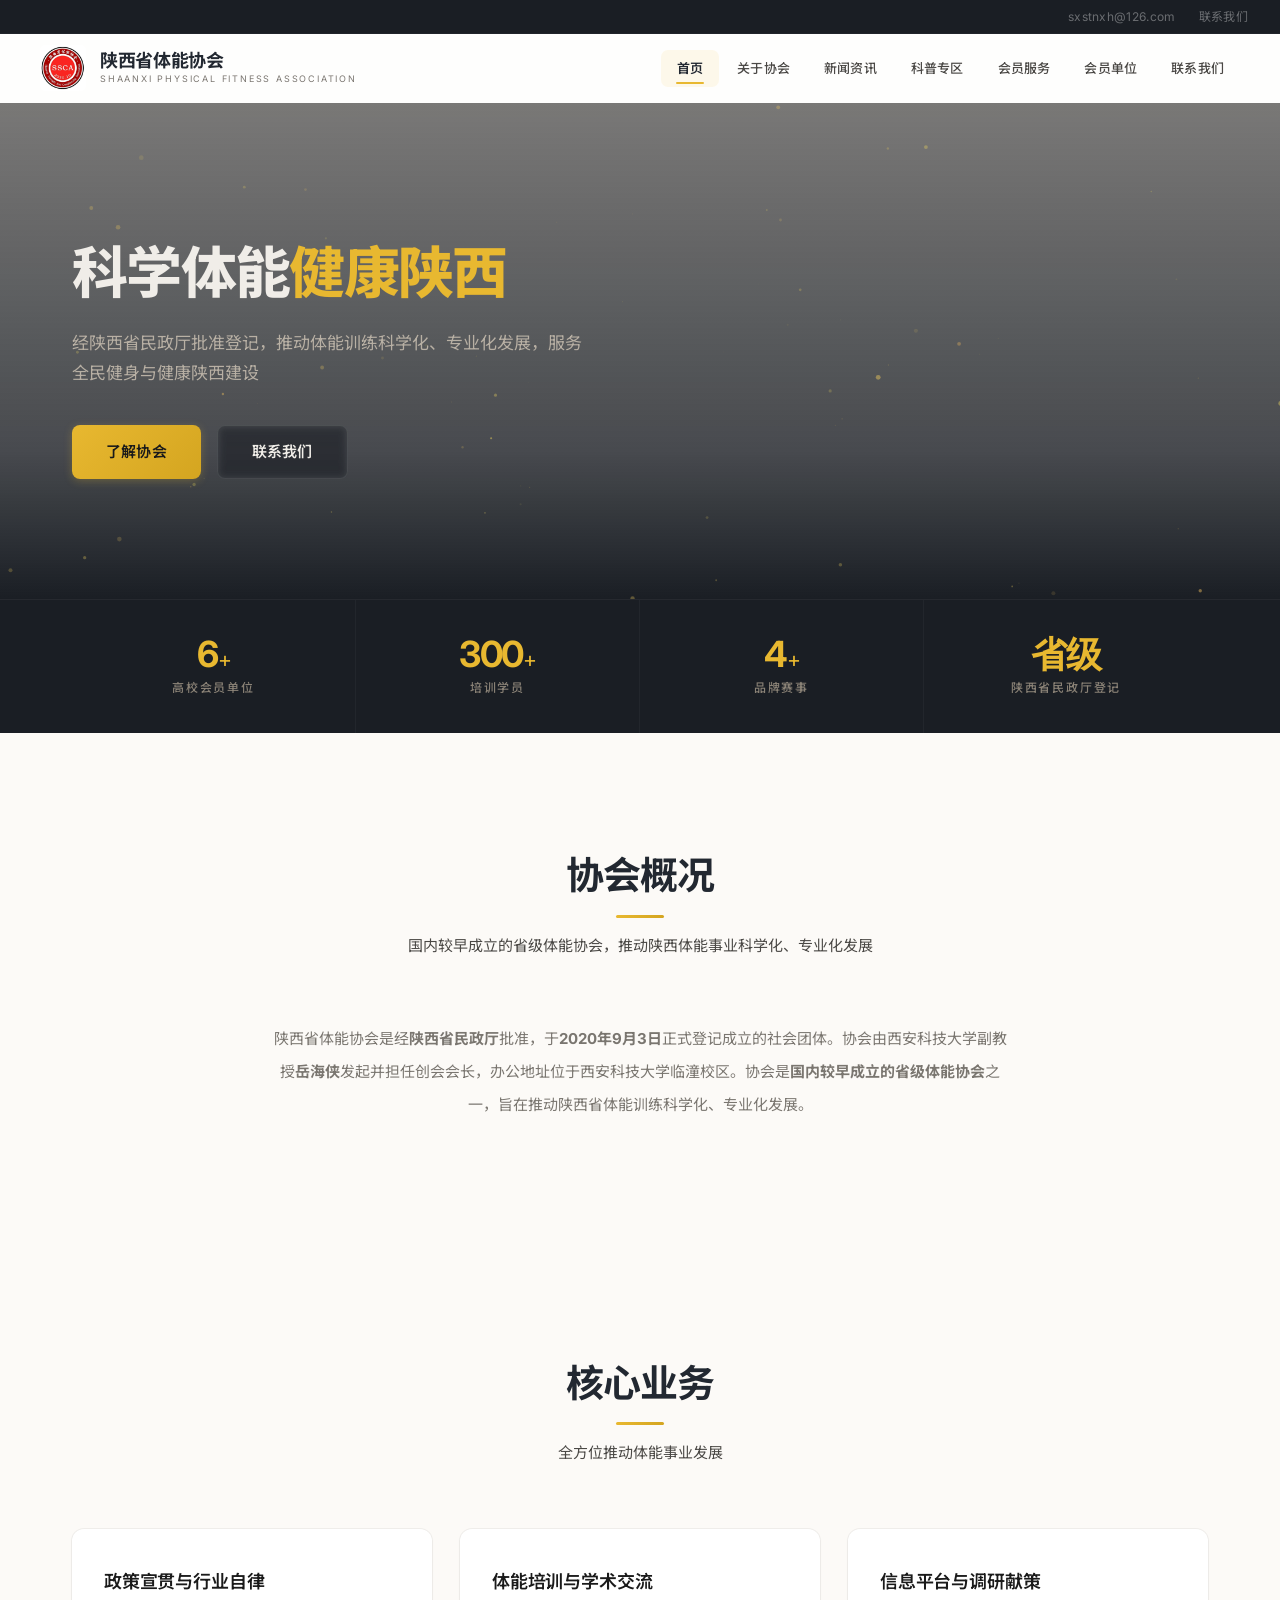
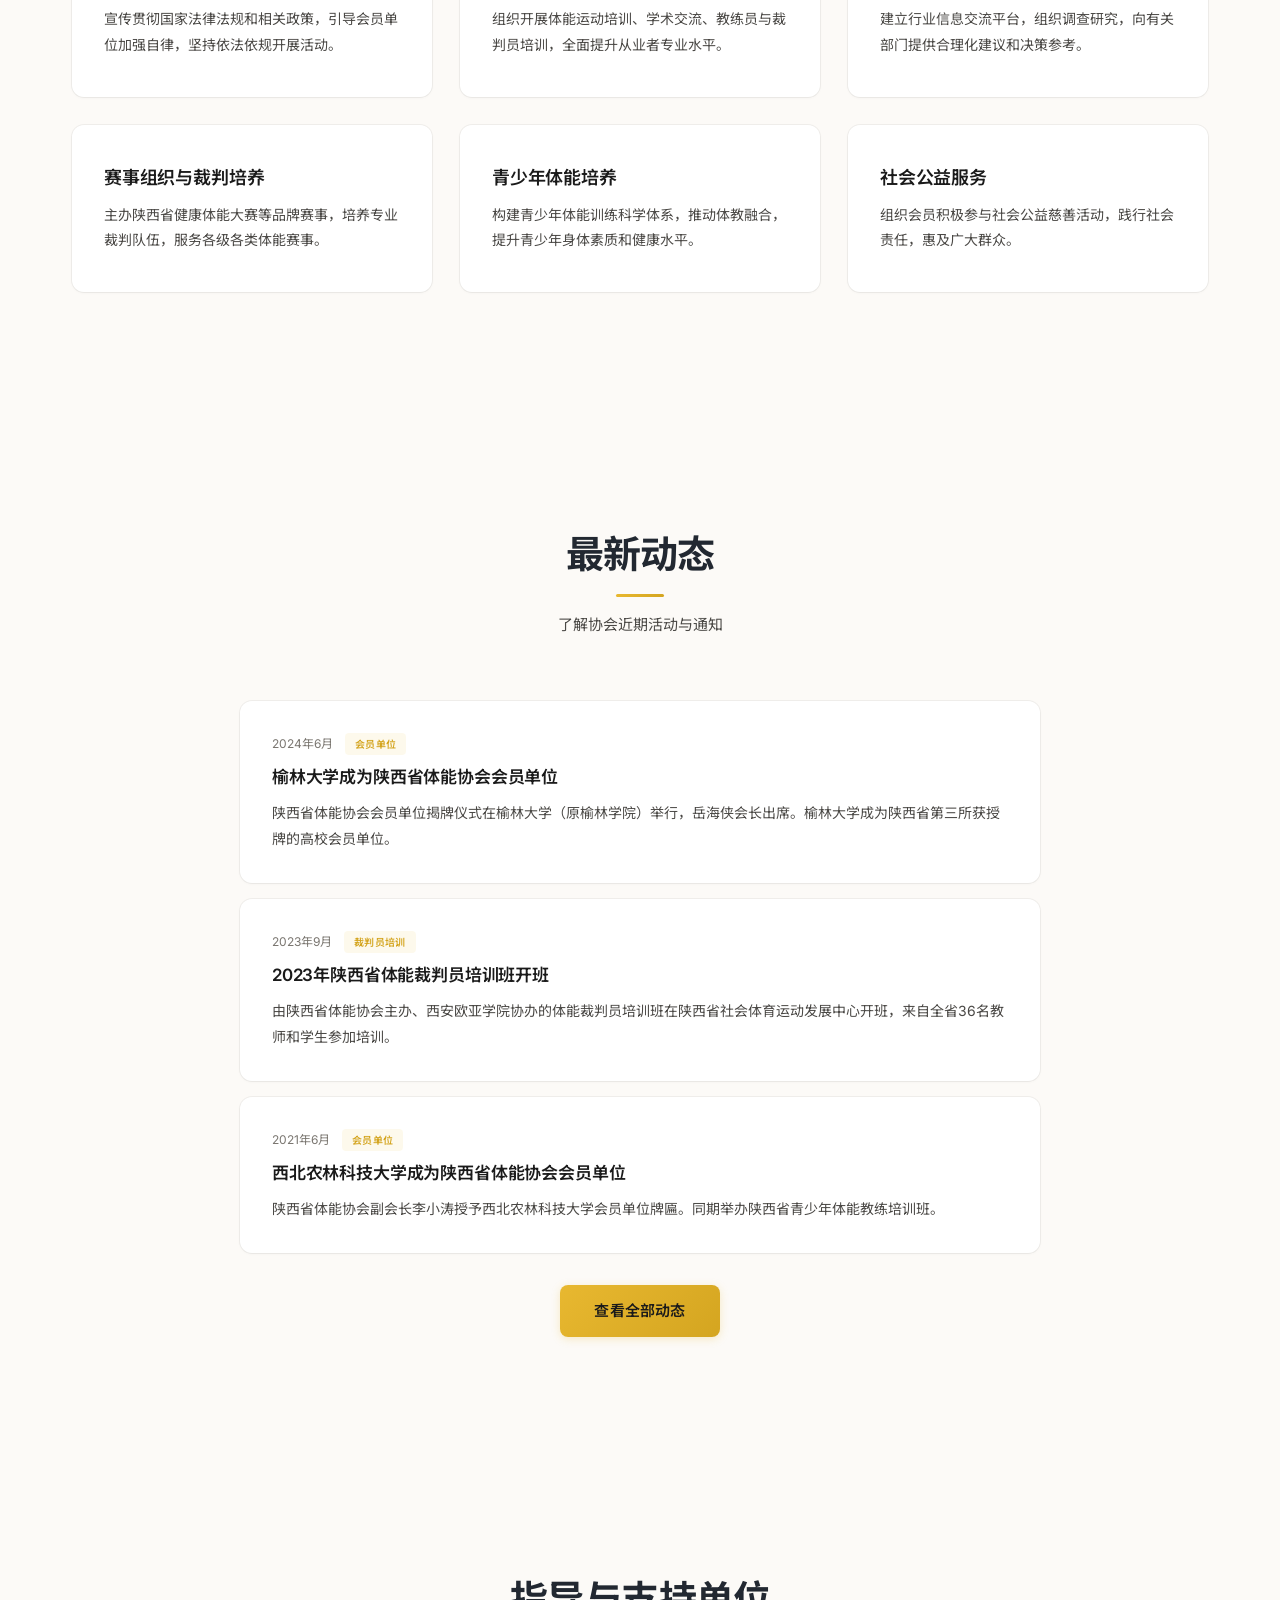
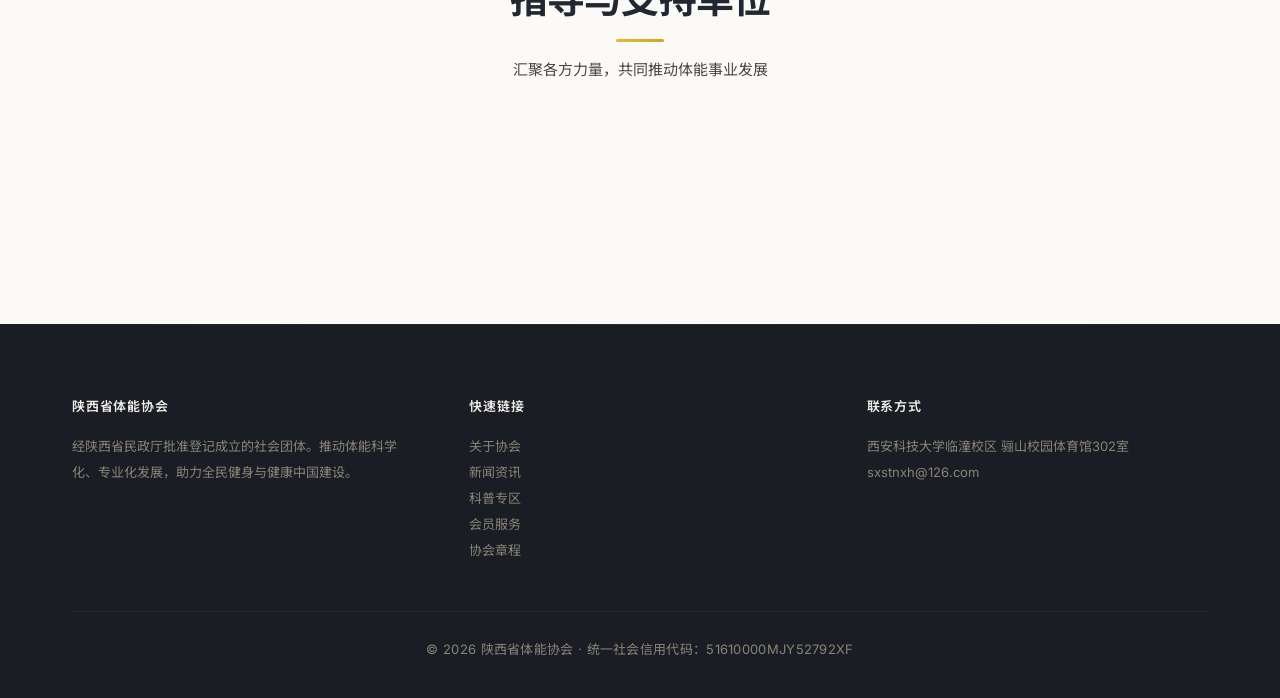
<file: index.html>
<!DOCTYPE html>
<html lang="zh-CN">
<head>
  <meta charset="UTF-8">
  <meta name="viewport" content="width=device-width, initial-scale=1.0">
  <title>陕西省体能协会 | Shaanxi Physical Fitness Association</title>
  <meta name="description" content="陕西省体能协会 — 经陕西省民政厅批准，于2020年成立，推动陕西省体能训练、科研与健康事业发展。">
  <link rel="icon" href="images/logo.jpg" type="image/jpeg">
  <link rel="canonical" href="https://haonl-7.github.io/sxptxh/">
  <meta property="og:title" content="陕西省体能协会 | Shaanxi Physical Fitness Association">
  <meta property="og:description" content="经陕西省民政厅批准登记，推动体能训练科学化、专业化发展，服务全民健身与健康陕西建设。">
  <meta property="og:image" content="https://haonl-7.github.io/sxptxh/images/logo.jpg">
  <meta property="og:url" content="https://haonl-7.github.io/sxptxh/">
  <meta property="og:type" content="website">
  <meta name="twitter:card" content="summary_large_image">
  <link rel="stylesheet" href="css/style.css">
  <script type="application/ld+json">
  {
    "@context": "https://schema.org",
    "@type": "Organization",
    "name": "陕西省体能协会",
    "alternateName": "Shaanxi Physical Fitness Association",
    "url": "https://haonl-7.github.io/sxptxh/",
    "logo": "https://haonl-7.github.io/sxptxh/images/logo.jpg",
    "email": "sxstnxh@126.com",
    "address": {
      "@type": "PostalAddress",
      "streetAddress": "西安科技大学临潼校区 骊山校园体育馆302室",
      "addressLocality": "西安",
      "addressRegion": "陕西",
      "addressCountry": "CN"
    },
    "foundingDate": "2020-09-03",
    "taxID": "51610000MJY52792XF"
  }
  </script>
</head>
<body>

  <a class="skip-link" href="#main-content">跳到主要内容</a>

  <div class="top-bar">
    <a href="mailto:sxstnxh@126.com">sxstnxh@126.com</a>
    <a href="contact.html">联系我们</a>
  </div>

  <header>
    <div class="container">
      <div class="logo">
        <img src="images/logo.jpg" alt="陕西省体能协会">
        <div class="logo-text">
          <h1>陕西省体能协会</h1>
          <span>Shaanxi Physical Fitness Association</span>
        </div>
      </div>
      <button class="menu-toggle" onclick="document.querySelector('nav ul').classList.toggle('show')">&#9776;</button>
      <nav>
        <ul>
          <li><a href="index.html" class="active">首页</a></li>
          <li><a href="about.html">关于协会</a></li>
          <li><a href="news.html">新闻资讯</a></li>
          <li><a href="science.html">科普专区</a></li>
          <li><a href="services.html">会员服务</a></li>
          <li><a href="members.html">会员单位</a></li>
          <li><a href="contact.html">联系我们</a></li>
        </ul>
      </nav>
    </div>
  </header>

  <!-- ====== HERO ====== -->
  <section class="hero" id="main-content">
    <div class="container">
      <div class="hero-left">
        <h1>科学体能<em>健康陕西</em></h1>
        <p>经陕西省民政厅批准登记，推动体能训练科学化、专业化发展，服务全民健身与健康陕西建设</p>
        <div class="hero-actions">
          <a href="about.html" class="btn btn-primary">了解协会</a>
          <a href="contact.html" class="btn btn-ghost">联系我们</a>
        </div>
      </div>
    </div>
  </section>

  <!-- ====== STATS BAR ====== -->
  <section class="stats-bar">
    <div class="container">
      <div class="stat-cell">
        <div class="stat-num"><span class="stat-val">6</span><small class="stat-plus">+</small></div>
        <div class="stat-lbl">高校会员单位</div>
      </div>
      <div class="stat-cell">
        <div class="stat-num"><span class="stat-val">300</span><small class="stat-plus">+</small></div>
        <div class="stat-lbl">培训学员</div>
      </div>
      <div class="stat-cell">
        <div class="stat-num"><span class="stat-val">4</span><small class="stat-plus">+</small></div>
        <div class="stat-lbl">品牌赛事</div>
      </div>
      <div class="stat-cell">
        <div class="stat-num">省级</div>
        <div class="stat-lbl">陕西省民政厅登记</div>
      </div>
    </div>
  </section>

  <!-- ====== ABOUT ====== -->
  <section class="section">
    <div class="container">
      <div class="section-hd">
        <h2>协会概况</h2>
        <div class="section-divider"></div>
        <p>国内较早成立的省级体能协会，推动陕西体能事业科学化、专业化发展</p>
      </div>
      <div style="max-width:740px; margin:0 auto; text-align:center; font-size:15px; color:var(--gray); line-height:2.2;">
        <p>陕西省体能协会是经<strong>陕西省民政厅</strong>批准，于<strong>2020年9月3日</strong>正式登记成立的社会团体。协会由西安科技大学副教授<strong>岳海侠</strong>发起并担任创会会长，办公地址位于西安科技大学临潼校区。协会是<strong>国内较早成立的省级体能协会</strong>之一，旨在推动陕西省体能训练科学化、专业化发展。</p>
      </div>
    </div>
  </section>

  <!-- ====== SERVICES ====== -->
  <section class="section section-bg">
    <div class="container">
      <div class="section-hd">
        <h2>核心业务</h2>
        <div class="section-divider"></div>
        <p>全方位推动体能事业发展</p>
      </div>
      <div class="grid-3">
        <div class="card glow-hover">
          <h4>政策宣贯与行业自律</h4>
          <p>宣传贯彻国家法律法规和相关政策，引导会员单位加强自律，坚持依法依规开展活动。</p>
        </div>
        <div class="card glow-hover">
          <h4>体能培训与学术交流</h4>
          <p>组织开展体能运动培训、学术交流、教练员与裁判员培训，全面提升从业者专业水平。</p>
        </div>
        <div class="card glow-hover">
          <h4>信息平台与调研献策</h4>
          <p>建立行业信息交流平台，组织调查研究，向有关部门提供合理化建议和决策参考。</p>
        </div>
        <div class="card glow-hover">
          <h4>赛事组织与裁判培养</h4>
          <p>主办陕西省健康体能大赛等品牌赛事，培养专业裁判队伍，服务各级各类体能赛事。</p>
        </div>
        <div class="card glow-hover">
          <h4>青少年体能培养</h4>
          <p>构建青少年体能训练科学体系，推动体教融合，提升青少年身体素质和健康水平。</p>
        </div>
        <div class="card glow-hover">
          <h4>社会公益服务</h4>
          <p>组织会员积极参与社会公益慈善活动，践行社会责任，惠及广大群众。</p>
        </div>
      </div>
    </div>
  </section>

  <!-- ====== NEWS ====== -->
  <section class="section">
    <div class="container">
      <div class="section-hd">
        <h2>最新动态</h2>
        <div class="section-divider"></div>
        <p>了解协会近期活动与通知</p>
      </div>
      <div class="news-list">
        <div class="news-item">
          <div class="news-meta"><span>2024年6月</span><span class="news-tag">会员单位</span></div>
          <h4>榆林大学成为陕西省体能协会会员单位</h4>
          <p>陕西省体能协会会员单位揭牌仪式在榆林大学（原榆林学院）举行，岳海侠会长出席。榆林大学成为陕西省第三所获授牌的高校会员单位。</p>
        </div>
        <div class="news-item">
          <div class="news-meta"><span>2023年9月</span><span class="news-tag">裁判员培训</span></div>
          <h4>2023年陕西省体能裁判员培训班开班</h4>
          <p>由陕西省体能协会主办、西安欧亚学院协办的体能裁判员培训班在陕西省社会体育运动发展中心开班，来自全省36名教师和学生参加培训。</p>
        </div>
        <div class="news-item">
          <div class="news-meta"><span>2021年6月</span><span class="news-tag">会员单位</span></div>
          <h4>西北农林科技大学成为陕西省体能协会会员单位</h4>
          <p>陕西省体能协会副会长李小涛授予西北农林科技大学会员单位牌匾。同期举办陕西省青少年体能教练培训班。</p>
        </div>
      </div>
      <div style="text-align:center; margin-top:32px;">
        <a href="news.html" class="btn btn-primary">查看全部动态</a>
      </div>
    </div>
  </section>

  <!-- ====== PARTNERS ====== -->
  <section class="section section-bg">
    <div class="container">
      <div class="section-hd">
        <h2>指导与支持单位</h2>
        <div class="section-divider"></div>
        <p>汇聚各方力量，共同推动体能事业发展</p>
      </div>
      <div style="overflow:hidden;mask-image:linear-gradient(90deg,transparent,#000 5%,#000 95%,transparent);-webkit-mask-image:linear-gradient(90deg,transparent,#000 5%,#000 95%,transparent)">
        <div class="partner-track">
          <a class="partner-badge" href="https://tyj.shaanxi.gov.cn/" target="_blank" rel="noopener">陕西省体育局</a>
          <a class="partner-badge" href="http://mzt.shaanxi.gov.cn/" target="_blank" rel="noopener">陕西省民政厅</a>
          <a class="partner-badge" href="https://www.xust.edu.cn/" target="_blank" rel="noopener">西安科技大学</a>
          <a class="partner-badge" href="https://www.snnu.edu.cn/" target="_blank" rel="noopener">陕西师范大学</a>
          <a class="partner-badge" href="https://www.bsu.edu.cn/" target="_blank" rel="noopener">北京体育大学</a>
          <a class="partner-badge" href="https://www.eurasia.edu/" target="_blank" rel="noopener">西安欧亚学院</a>
          <a class="partner-badge" href="https://www.yulinu.edu.cn/" target="_blank" rel="noopener">榆林大学</a>
          <a class="partner-badge" href="https://www.nwafu.edu.cn/" target="_blank" rel="noopener">西北农林科技大学</a>
          <a class="partner-badge" href="https://www.sport.gov.cn/" target="_blank" rel="noopener">国家体育总局</a>
          <a class="partner-badge" href="https://tyj.shaanxi.gov.cn/" target="_blank" rel="noopener">陕西省体育局</a>
          <a class="partner-badge" href="http://mzt.shaanxi.gov.cn/" target="_blank" rel="noopener">陕西省民政厅</a>
          <a class="partner-badge" href="https://www.xust.edu.cn/" target="_blank" rel="noopener">西安科技大学</a>
          <a class="partner-badge" href="https://www.snnu.edu.cn/" target="_blank" rel="noopener">陕西师范大学</a>
          <a class="partner-badge" href="https://www.bsu.edu.cn/" target="_blank" rel="noopener">北京体育大学</a>
          <a class="partner-badge" href="https://www.eurasia.edu/" target="_blank" rel="noopener">西安欧亚学院</a>
          <a class="partner-badge" href="https://www.yulinu.edu.cn/" target="_blank" rel="noopener">榆林大学</a>
          <a class="partner-badge" href="https://www.nwafu.edu.cn/" target="_blank" rel="noopener">西北农林科技大学</a>
          <a class="partner-badge" href="https://www.sport.gov.cn/" target="_blank" rel="noopener">国家体育总局</a>
        </div>
      </div>
    </div>
  </section>

  <!-- ====== FOOTER ====== -->
  <footer>
    <div class="container">
      <div class="grid-3">
        <div>
          <h4>陕西省体能协会</h4>
          <p>经陕西省民政厅批准登记成立的社会团体。推动体能科学化、专业化发展，助力全民健身与健康中国建设。</p>
        </div>
        <div>
          <h4>快速链接</h4>
          <ul>
            <li><a href="about.html">关于协会</a></li>
            <li><a href="news.html">新闻资讯</a></li>
            <li><a href="science.html">科普专区</a></li>
            <li><a href="services.html">会员服务</a></li>
            <li><a href="charter.html">协会章程</a></li>
          </ul>
        </div>
        <div>
          <h4>联系方式</h4>
          <p>西安科技大学临潼校区 骊山校园体育馆302室</p>
          <p>sxstnxh@126.com</p>
        </div>
      </div>
    </div>
    <div class="container">
      <div class="footer-btm">
        <p>&copy; <span id="copyright-year">2025</span> 陕西省体能协会 &middot; 统一社会信用代码：51610000MJY52792XF</p>
      </div>
    </div>
  </footer>

<script src="js/main.js"></script>
</body>
</html>
</file>
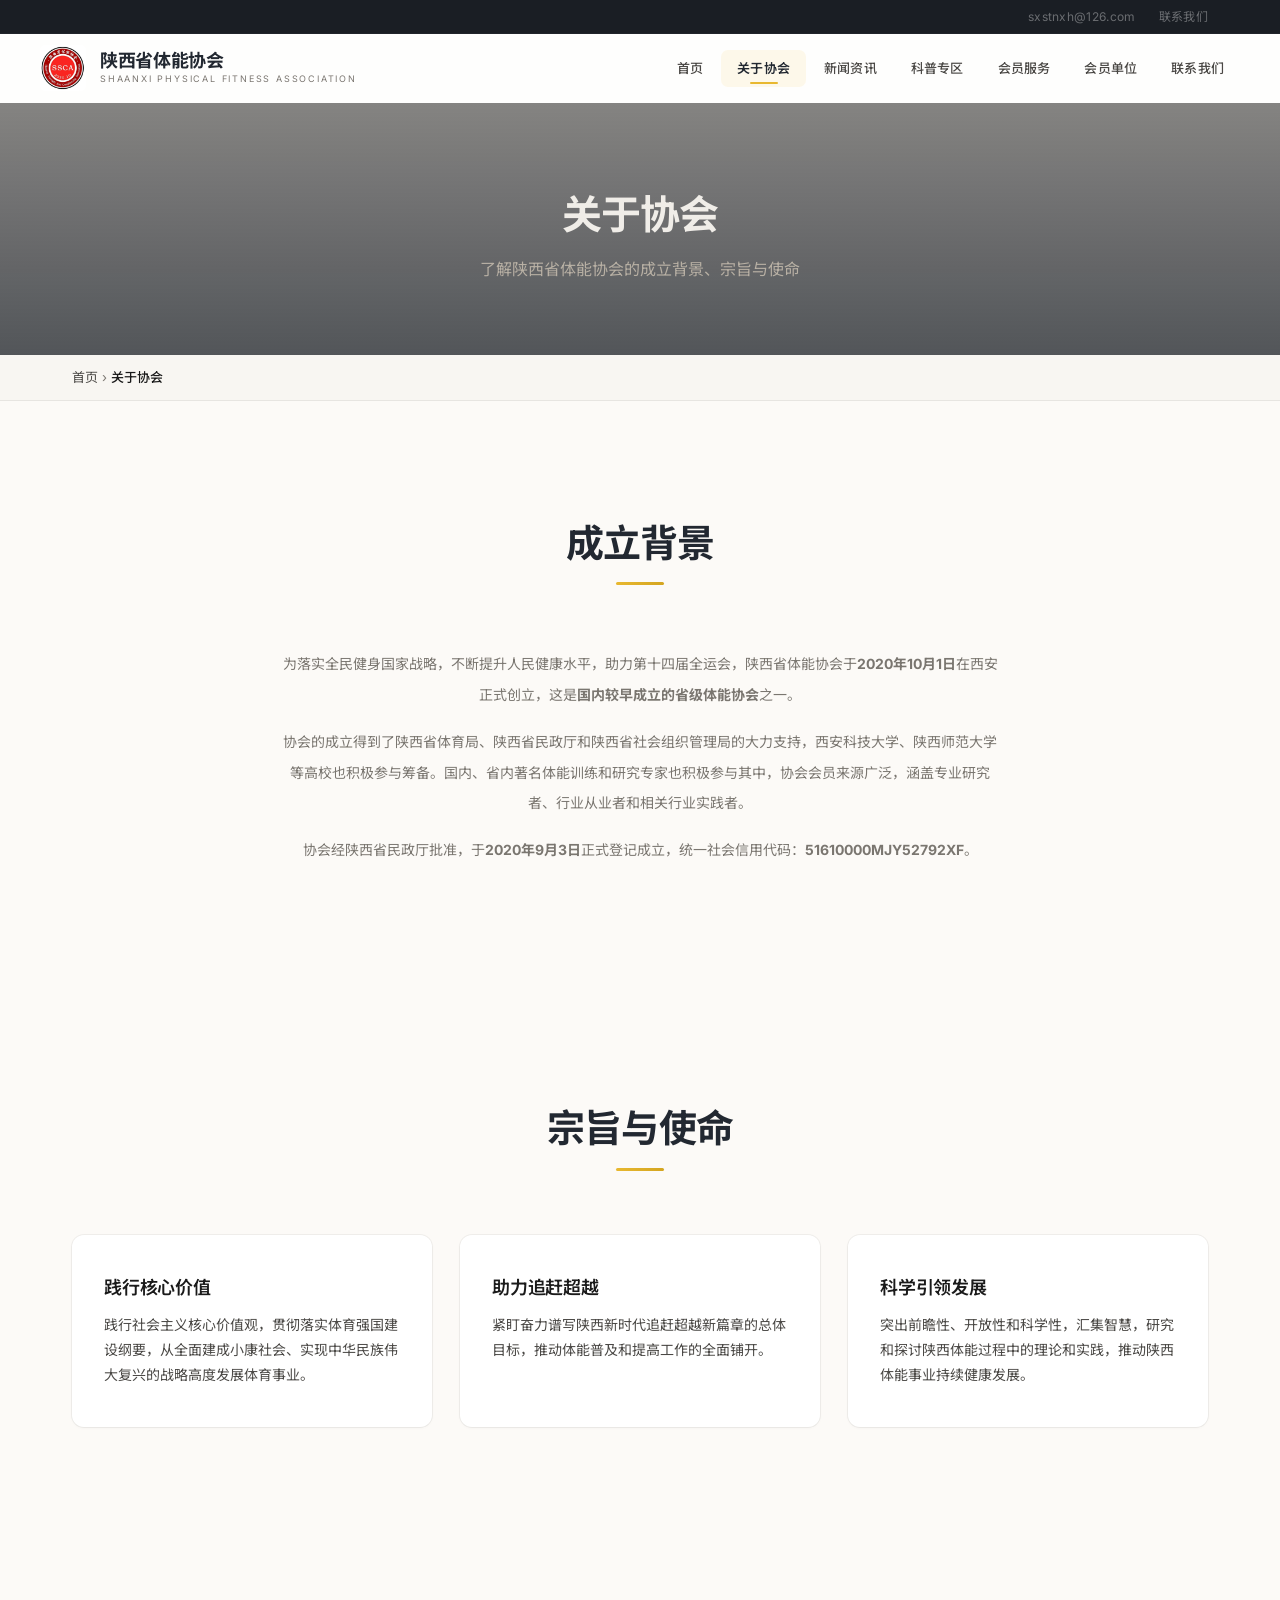
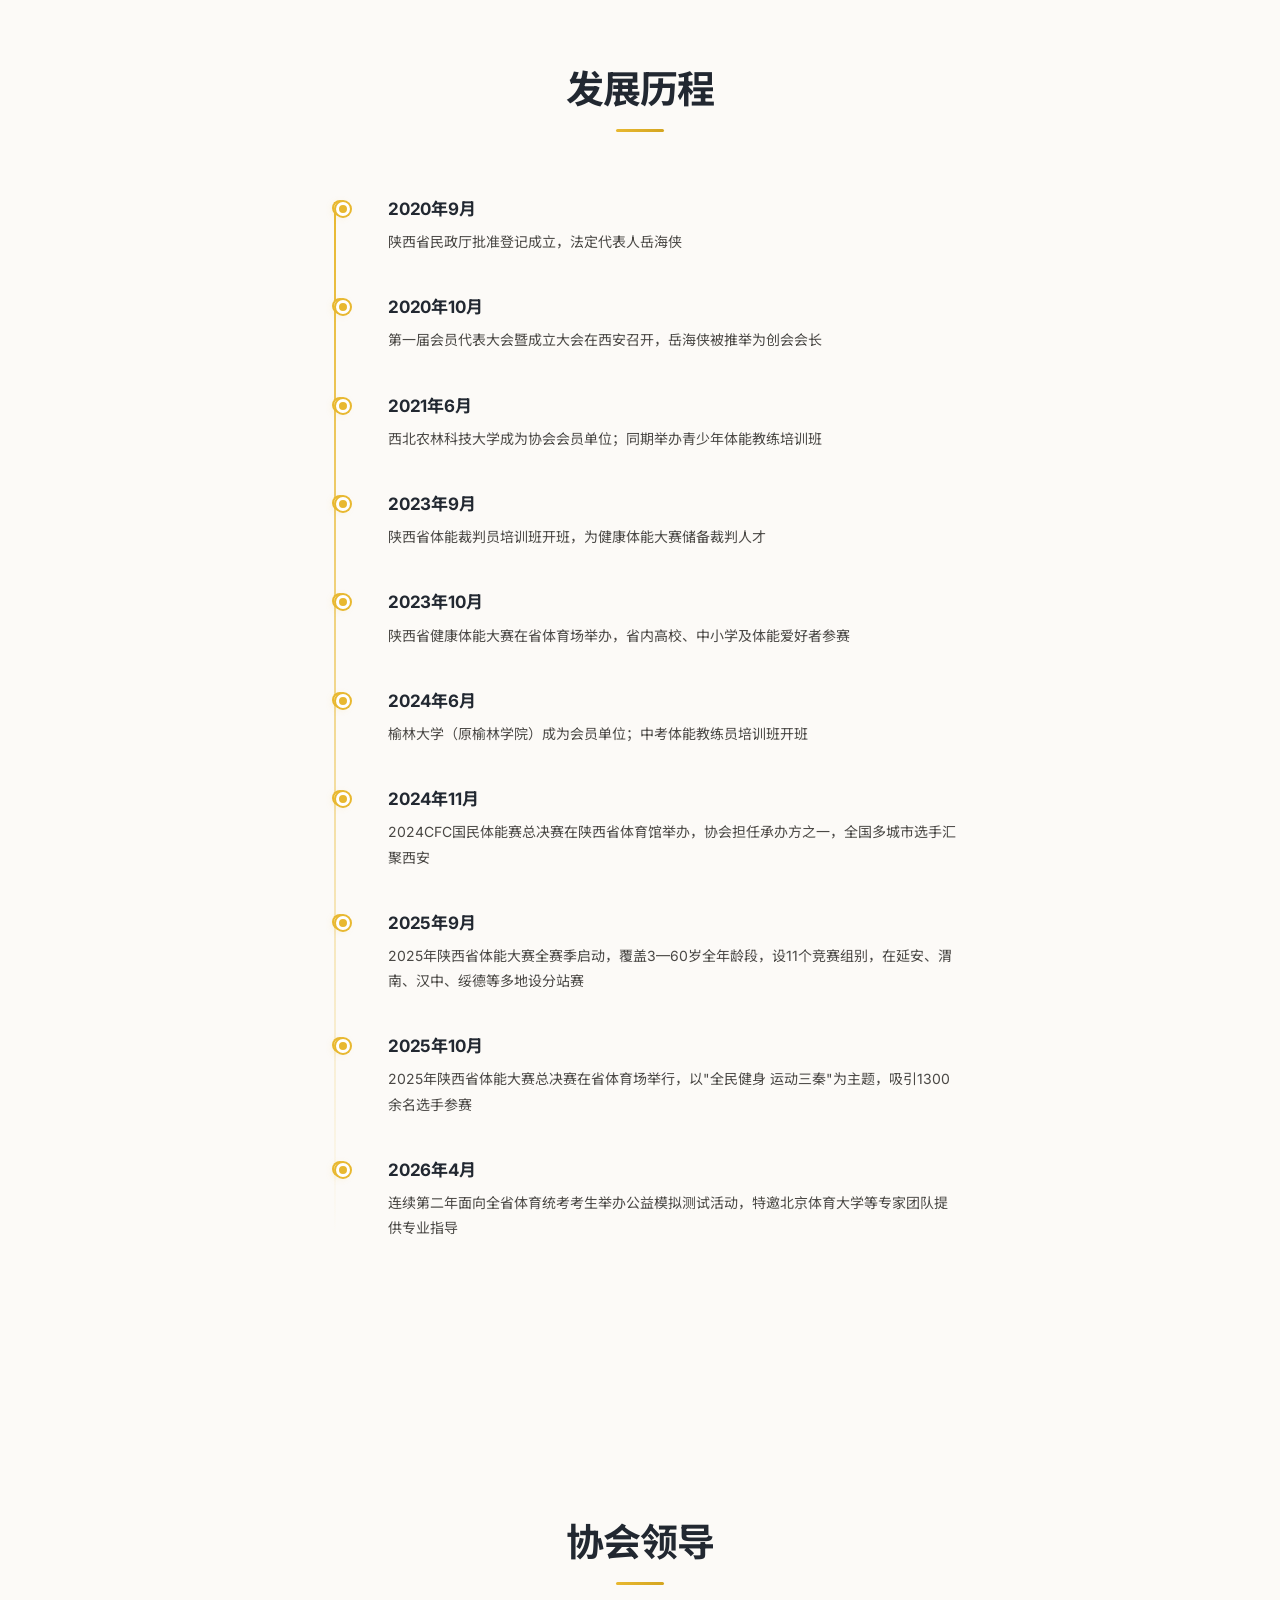
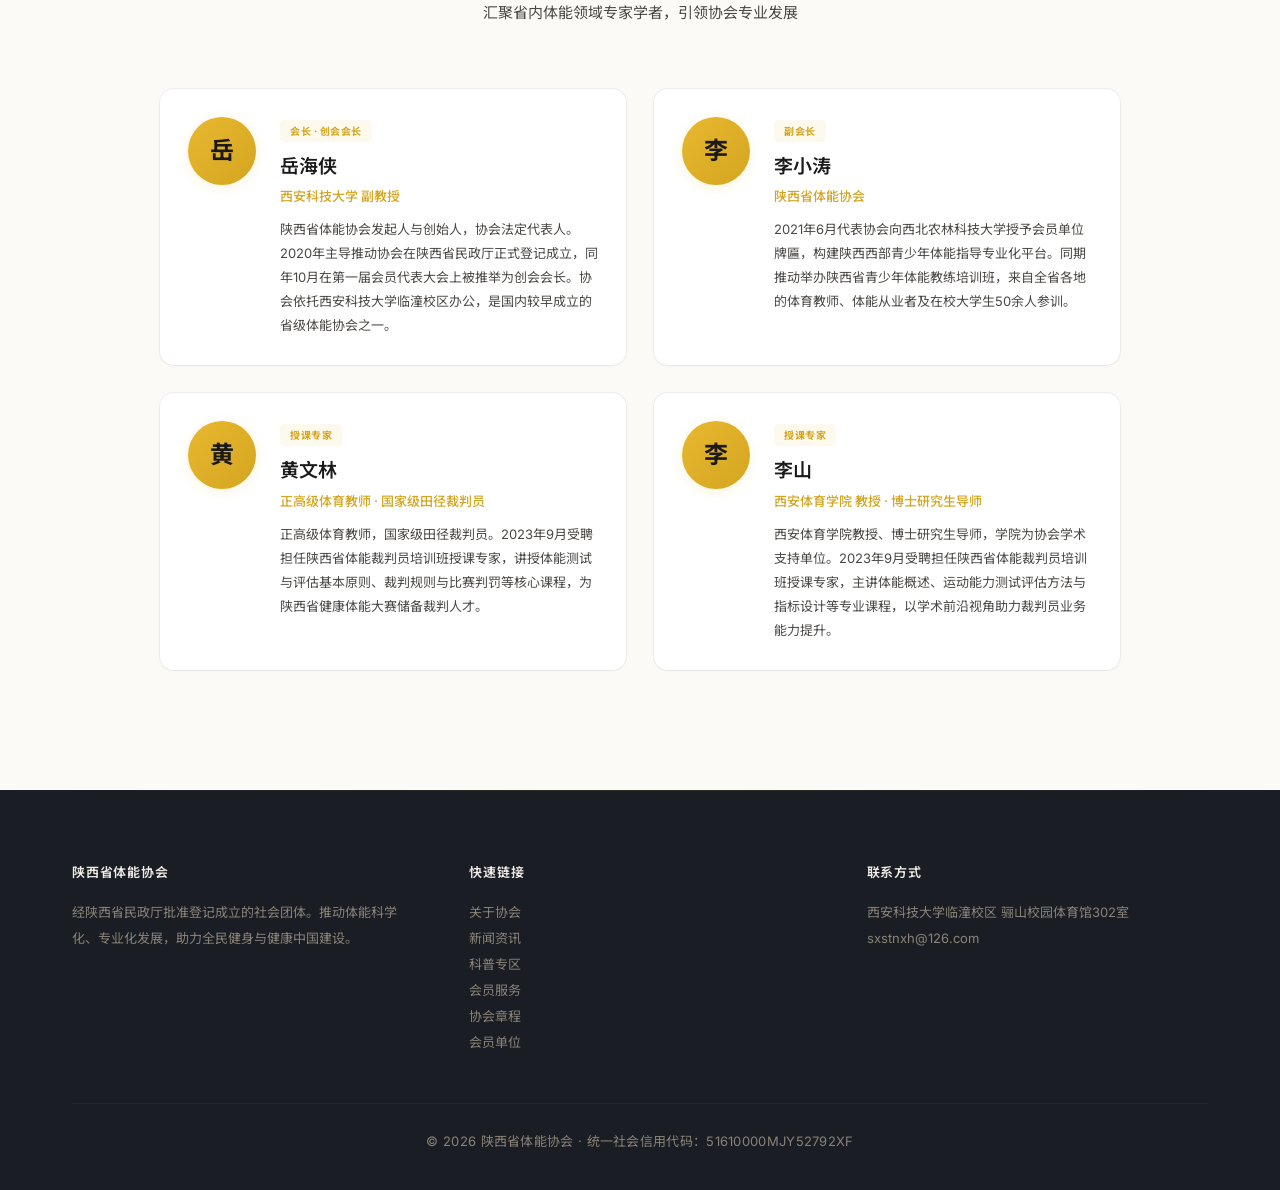
<file: about.html>
﻿<!DOCTYPE html>
<html lang="zh-CN">
<head>
  <meta charset="UTF-8">
  <meta name="viewport" content="width=device-width, initial-scale=1.0">
  <title>关于协会 — 陕西省体能协会</title>
  <meta name="description" content="了解陕西省体能协会 — 成立背景、宗旨使命、组织架构与发展历程。">
  <link rel="icon" href="images/logo.jpg" type="image/jpeg">
  <link rel="canonical" href="https://haonl-7.github.io/sxptxh/about.html">
  <meta property="og:title" content="关于协会 — 陕西省体能协会">
  <meta property="og:description" content="了解陕西省体能协会的成立背景、宗旨使命、组织架构与发展历程。">
  <meta property="og:image" content="https://haonl-7.github.io/sxptxh/images/logo.jpg">
  <meta property="og:url" content="https://haonl-7.github.io/sxptxh/about.html">
  <meta property="og:type" content="website">
  <meta name="twitter:card" content="summary_large_image">
  <link rel="stylesheet" href="css/style.css">
</head>
<body>

  <a class="skip-link" href="#main-content">跳到主要内容</a>

  <div class="top-bar">
    <div class="container">
      <a href="mailto:sxstnxh@126.com">sxstnxh@126.com</a>
      <a href="contact.html">联系我们</a>
    </div>
  </div>

  <header>
    <div class="container">
      <div class="logo">
        <img src="images/logo.jpg" alt="陕西省体能协会">
        <div class="logo-text">
          <h1>陕西省体能协会</h1>
          <span>Shaanxi Physical Fitness Association</span>
        </div>
      </div>
      <button class="menu-toggle" onclick="document.querySelector('nav ul').classList.toggle('show')">&#9776;</button>
      <nav>
        <ul>
          <li><a href="index.html">首页</a></li>
          <li><a href="about.html" class="active">关于协会</a></li>
          <li><a href="news.html">新闻资讯</a></li>
          <li><a href="science.html">科普专区</a></li>
          <li><a href="services.html">会员服务</a></li>
          <li><a href="members.html">会员单位</a></li>
          <li><a href="contact.html">联系我们</a></li>
        </ul>
      </nav>
    </div>
  </header>

  <section class="page-banner" id="main-content">
    <h2>关于协会</h2>
    <p>了解陕西省体能协会的成立背景、宗旨与使命</p>
  </section>

  <div class="breadcrumb"><div class="container"><a href="index.html">首页</a> &rsaquo; <span>关于协会</span></div></div>

  <section class="section section-bg">
    <div class="container">
      <div class="section-hd">
        <h2>成立背景</h2>
        <div class="section-divider"></div>
      </div>
      <div style="max-width: 720px; margin: 0 auto; text-align: center; font-size: 14px; color: var(--gray); line-height: 2.2;">
        <p>为落实全民健身国家战略，不断提升人民健康水平，助力第十四届全运会，陕西省体能协会于<strong>2020年10月1日</strong>在西安正式创立，这是<strong>国内较早成立的省级体能协会</strong>之一。</p>
        <p style="margin-top: 16px;">协会的成立得到了陕西省体育局、陕西省民政厅和陕西省社会组织管理局的大力支持，西安科技大学、陕西师范大学等高校也积极参与筹备。国内、省内著名体能训练和研究专家也积极参与其中，协会会员来源广泛，涵盖专业研究者、行业从业者和相关行业实践者。</p>
        <p style="margin-top: 16px;">协会经陕西省民政厅批准，于<strong>2020年9月3日</strong>正式登记成立，统一社会信用代码：<strong>51610000MJY52792XF</strong>。</p>
      </div>
    </div>
  </section>

  <section class="section">
    <div class="container">
      <div class="section-hd">
        <h2>宗旨与使命</h2>
        <div class="section-divider"></div>
      </div>
      <div class="grid-3">
        <div class="card">
          <h4>践行核心价值</h4>
          <p>践行社会主义核心价值观，贯彻落实体育强国建设纲要，从全面建成小康社会、实现中华民族伟大复兴的战略高度发展体育事业。</p>
        </div>
        <div class="card">
          <h4>助力追赶超越</h4>
          <p>紧盯奋力谱写陕西新时代追赶超越新篇章的总体目标，推动体能普及和提高工作的全面铺开。</p>
        </div>
        <div class="card">
          <h4>科学引领发展</h4>
          <p>突出前瞻性、开放性和科学性，汇集智慧，研究和探讨陕西体能过程中的理论和实践，推动陕西体能事业持续健康发展。</p>
        </div>
      </div>
    </div>
  </section>

  <section class="section section-bg">
    <div class="container">
      <div class="section-hd">
        <h2>发展历程</h2>
        <div class="section-divider"></div>
      </div>
      <div class="timeline">
        <div class="timeline-item">
          <div class="yr">2020年9月</div>
          <p>陕西省民政厅批准登记成立，法定代表人岳海侠</p>
        </div>
        <div class="timeline-item">
          <div class="yr">2020年10月</div>
          <p>第一届会员代表大会暨成立大会在西安召开，岳海侠被推举为创会会长</p>
        </div>
        <div class="timeline-item">
          <div class="yr">2021年6月</div>
          <p>西北农林科技大学成为协会会员单位；同期举办青少年体能教练培训班</p>
        </div>
        <div class="timeline-item">
          <div class="yr">2023年9月</div>
          <p>陕西省体能裁判员培训班开班，为健康体能大赛储备裁判人才</p>
        </div>
        <div class="timeline-item">
          <div class="yr">2023年10月</div>
          <p>陕西省健康体能大赛在省体育场举办，省内高校、中小学及体能爱好者参赛</p>
        </div>
        <div class="timeline-item">
          <div class="yr">2024年6月</div>
          <p>榆林大学（原榆林学院）成为会员单位；中考体能教练员培训班开班</p>
        </div>
        <div class="timeline-item">
          <div class="yr">2024年11月</div>
          <p>2024CFC国民体能赛总决赛在陕西省体育馆举办，协会担任承办方之一，全国多城市选手汇聚西安</p>
        </div>
        <div class="timeline-item">
          <div class="yr">2025年9月</div>
          <p>2025年陕西省体能大赛全赛季启动，覆盖3—60岁全年龄段，设11个竞赛组别，在延安、渭南、汉中、绥德等多地设分站赛</p>
        </div>
        <div class="timeline-item">
          <div class="yr">2025年10月</div>
          <p>2025年陕西省体能大赛总决赛在省体育场举行，以"全民健身 运动三秦"为主题，吸引1300余名选手参赛</p>
        </div>
        <div class="timeline-item">
          <div class="yr">2026年4月</div>
          <p>连续第二年面向全省体育统考考生举办公益模拟测试活动，特邀北京体育大学等专家团队提供专业指导</p>
        </div>
      </div>
    </div>
  </section>

  <section class="section">
    <div class="container">
      <div class="section-hd">
        <h2>协会领导</h2>
        <div class="section-divider"></div>
        <p>汇聚省内体能领域专家学者，引领协会专业发展</p>
      </div>
      <div class="leader-grid">

        <div class="leader-card">
          <div class="leader-avatar">岳</div>
          <div class="leader-info">
            <span class="leader-role">会长 · 创会会长</span>
            <h3>岳海侠</h3>
            <p class="leader-affil">西安科技大学 副教授</p>
            <p class="leader-bio">陕西省体能协会发起人与创始人，协会法定代表人。2020年主导推动协会在陕西省民政厅正式登记成立，同年10月在第一届会员代表大会上被推举为创会会长。协会依托西安科技大学临潼校区办公，是国内较早成立的省级体能协会之一。</p>
          </div>
        </div>

        <div class="leader-card">
          <div class="leader-avatar">李</div>
          <div class="leader-info">
            <span class="leader-role">副会长</span>
            <h3>李小涛</h3>
            <p class="leader-affil">陕西省体能协会</p>
            <p class="leader-bio">2021年6月代表协会向西北农林科技大学授予会员单位牌匾，构建陕西西部青少年体能指导专业化平台。同期推动举办陕西省青少年体能教练培训班，来自全省各地的体育教师、体能从业者及在校大学生50余人参训。</p>
          </div>
        </div>

        <div class="leader-card">
          <div class="leader-avatar">黄</div>
          <div class="leader-info">
            <span class="leader-role">授课专家</span>
            <h3>黄文林</h3>
            <p class="leader-affil">正高级体育教师 · 国家级田径裁判员</p>
            <p class="leader-bio">正高级体育教师，国家级田径裁判员。2023年9月受聘担任陕西省体能裁判员培训班授课专家，讲授体能测试与评估基本原则、裁判规则与比赛判罚等核心课程，为陕西省健康体能大赛储备裁判人才。</p>
          </div>
        </div>

        <div class="leader-card">
          <div class="leader-avatar">李</div>
          <div class="leader-info">
            <span class="leader-role">授课专家</span>
            <h3>李山</h3>
            <p class="leader-affil">西安体育学院 教授 · 博士研究生导师</p>
            <p class="leader-bio">西安体育学院教授、博士研究生导师，学院为协会学术支持单位。2023年9月受聘担任陕西省体能裁判员培训班授课专家，主讲体能概述、运动能力测试评估方法与指标设计等专业课程，以学术前沿视角助力裁判员业务能力提升。</p>
          </div>
        </div>

      </div>
    </div>
  </section>

  <footer>
    <div class="container">
      <div class="grid-3">
        <div>
          <h4>陕西省体能协会</h4>
          <p>经陕西省民政厅批准登记成立的社会团体。推动体能科学化、专业化发展，助力全民健身与健康中国建设。</p>
        </div>
        <div>
          <h4>快速链接</h4>
          <ul>
            <li><a href="about.html">关于协会</a></li>
            <li><a href="news.html">新闻资讯</a></li>
            <li><a href="science.html">科普专区</a></li>
            <li><a href="services.html">会员服务</a></li>
            <li><a href="charter.html">协会章程</a></li>
            <li><a href="members.html">会员单位</a></li>
          </ul>
        </div>
        <div>
          <h4>联系方式</h4>
          <p>西安科技大学临潼校区 骊山校园体育馆302室</p>
          <p>sxstnxh@126.com</p>
        </div>
      </div>
    </div>
    <div class="container">
      <div class="footer-btm">
        <p>&copy; <span id="copyright-year">2025</span> 陕西省体能协会 &middot; 统一社会信用代码：51610000MJY52792XF</p>
      </div>
    </div>
  </footer>

<script src="js/main.js"></script>
</body>
</html>
</file>
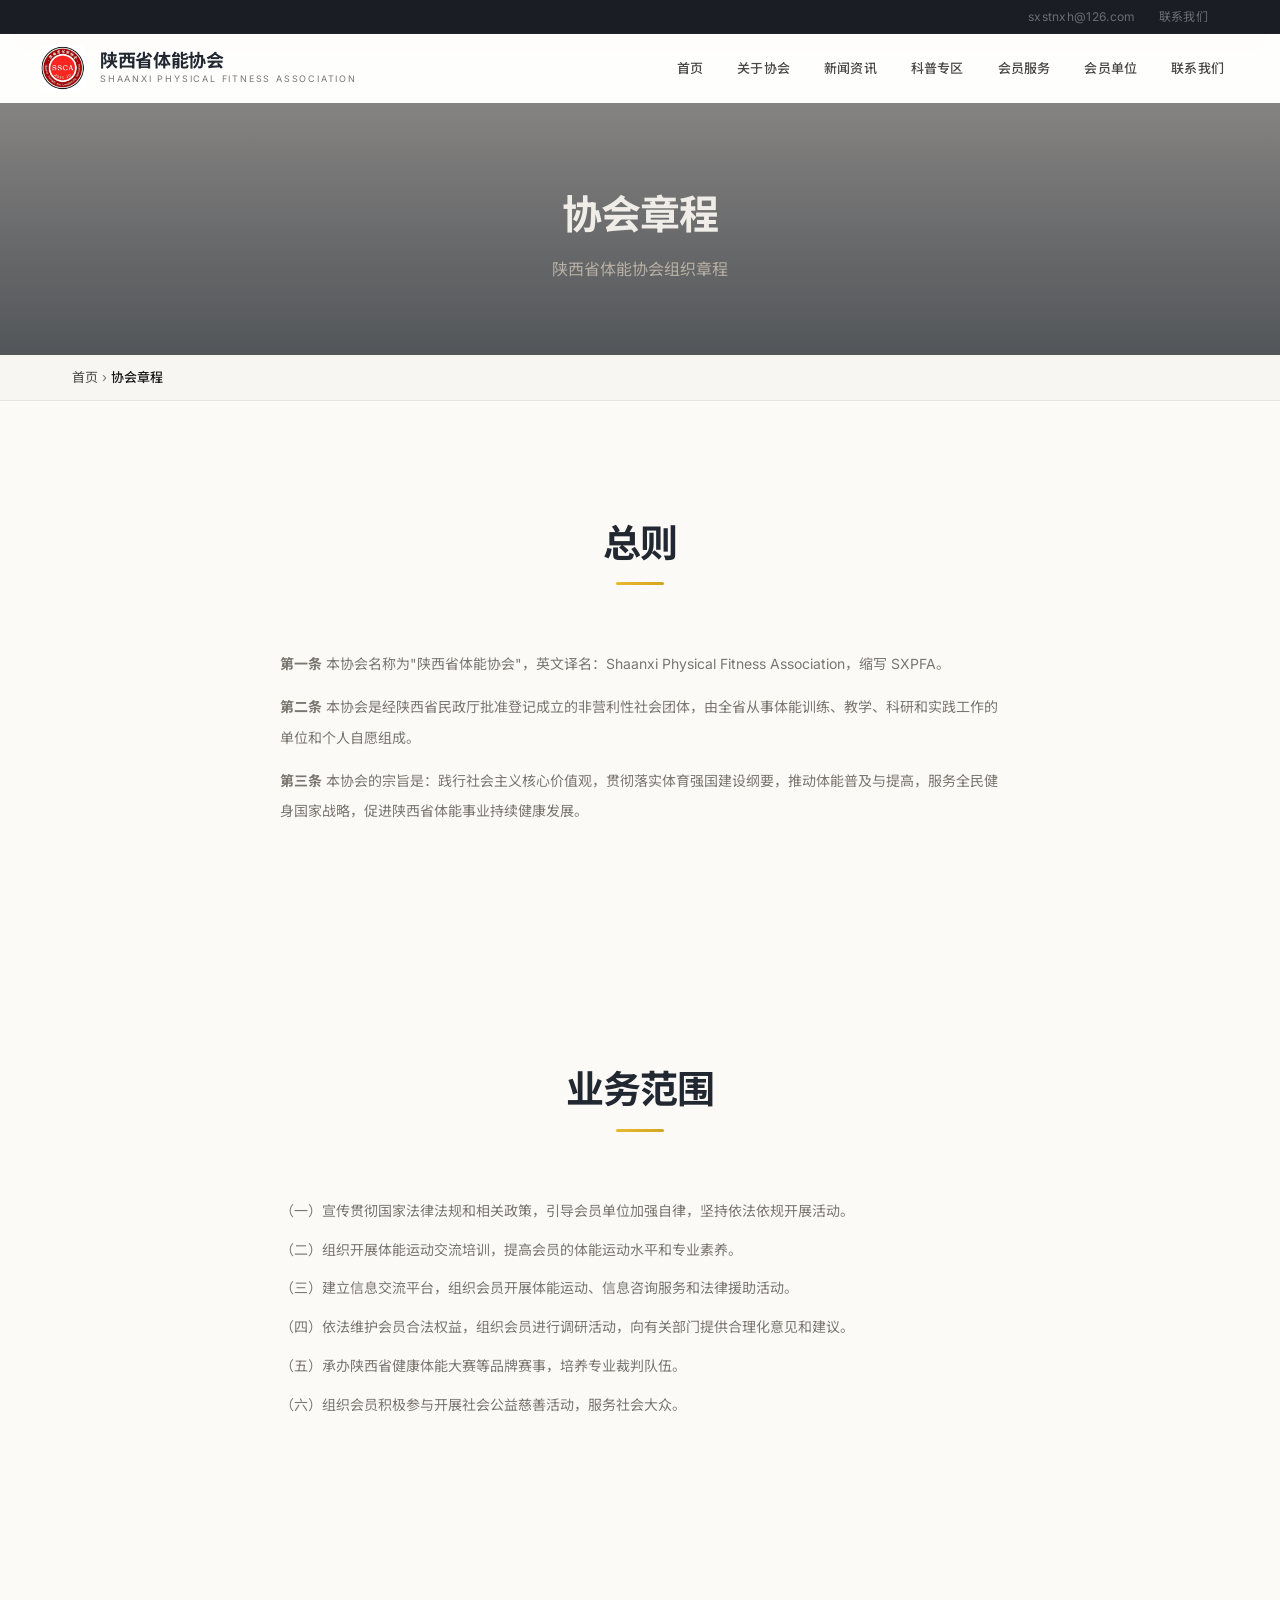
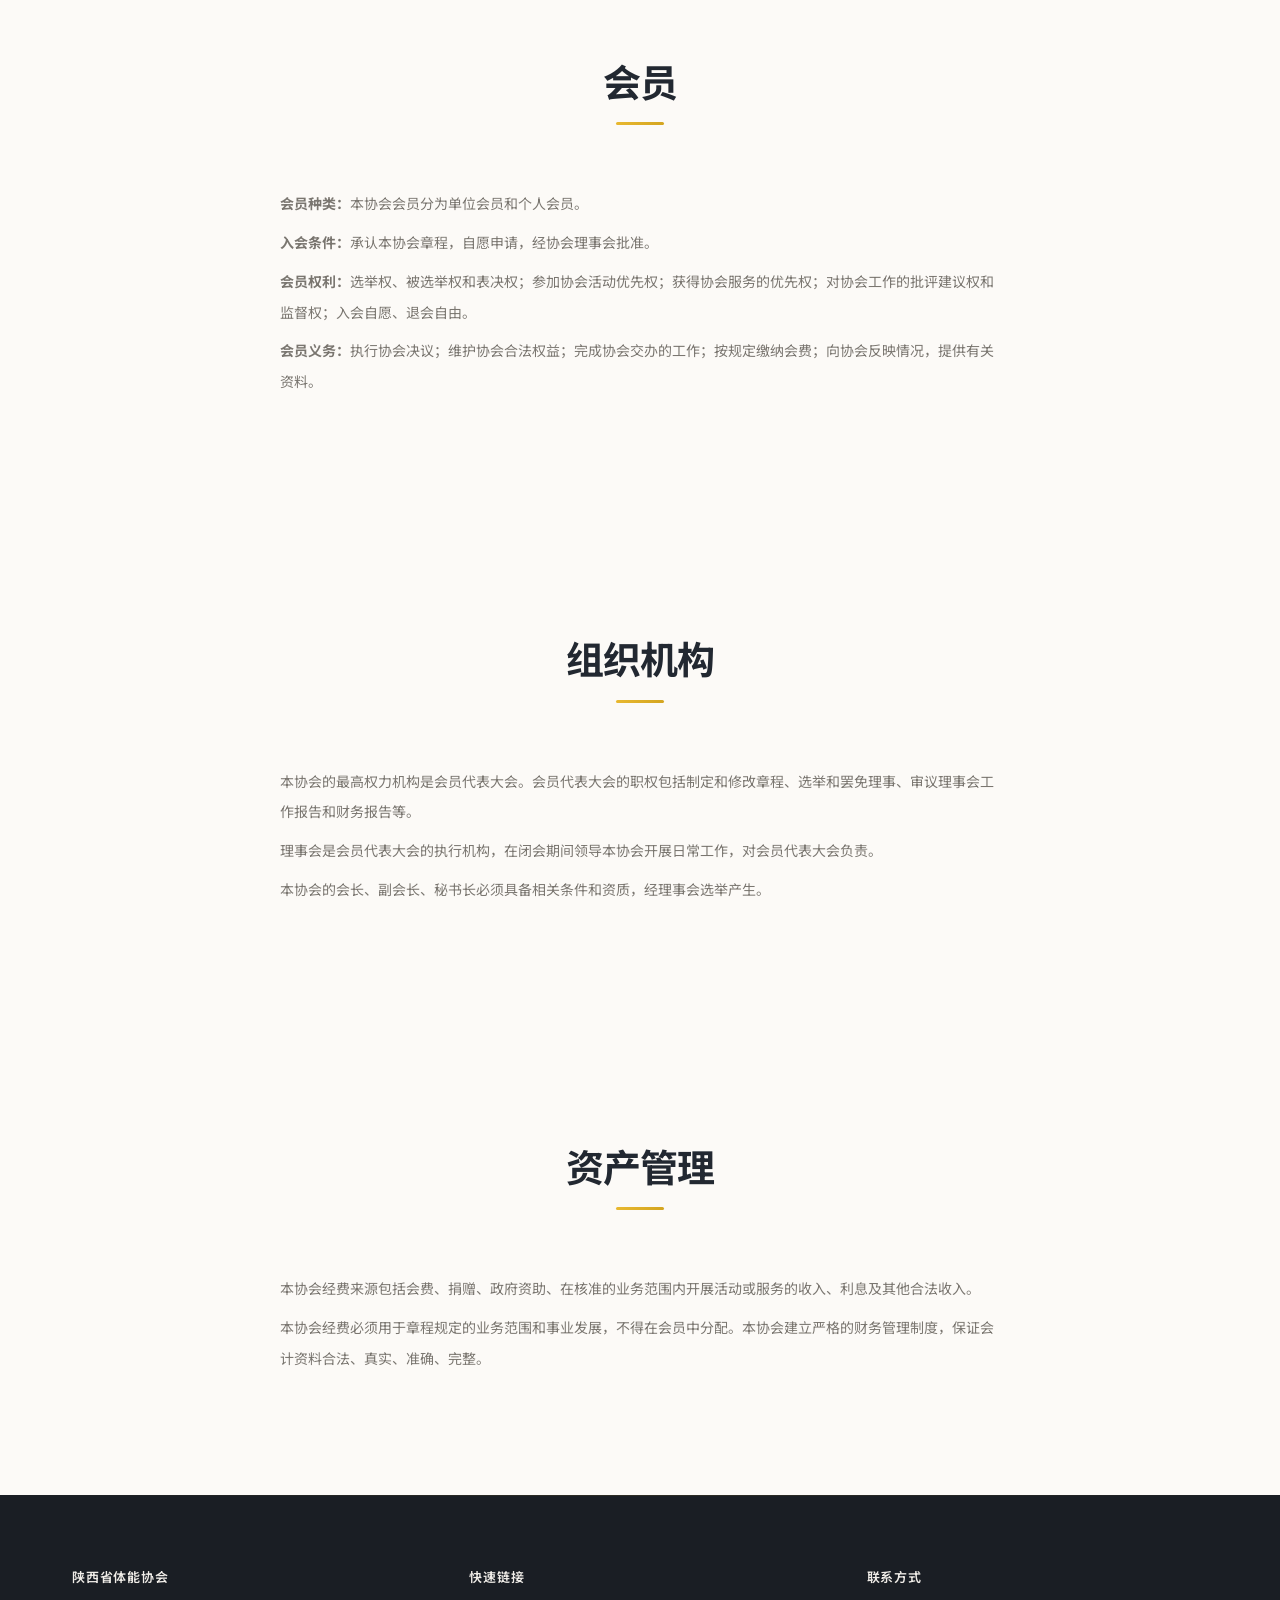
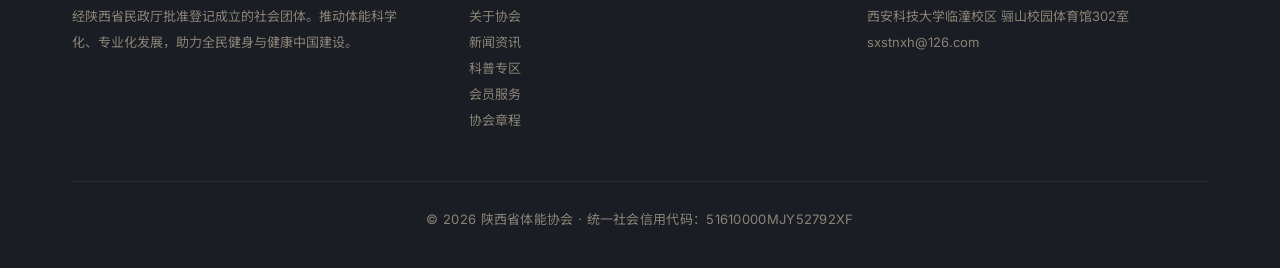
<file: charter.html>
﻿<!DOCTYPE html>
<html lang="zh-CN">
<head>
  <meta charset="UTF-8">
  <meta name="viewport" content="width=device-width, initial-scale=1.0">
  <title>协会章程 — 陕西省体能协会</title>
  <meta name="description" content="陕西省体能协会章程。">
  <link rel="icon" href="images/logo.jpg" type="image/jpeg">
  <link rel="canonical" href="https://haonl-7.github.io/sxptxh/charter.html">
  <meta property="og:title" content="协会章程 — 陕西省体能协会">
  <meta property="og:description" content="陕西省体能协会组织章程，包含总则、业务范围、会员、组织机构、资产管理。">
  <meta property="og:image" content="https://haonl-7.github.io/sxptxh/images/logo.jpg">
  <meta property="og:url" content="https://haonl-7.github.io/sxptxh/charter.html">
  <meta property="og:type" content="website">
  <meta name="twitter:card" content="summary_large_image">
  <link rel="stylesheet" href="css/style.css">
</head>
<body>

  <a class="skip-link" href="#main-content">跳到主要内容</a>

  <div class="top-bar">
    <div class="container">
      <a href="mailto:sxstnxh@126.com">sxstnxh@126.com</a>
      <a href="contact.html">联系我们</a>
    </div>
  </div>

  <header>
    <div class="container">
      <div class="logo">
        <img src="images/logo.jpg" alt="陕西省体能协会">
        <div class="logo-text">
          <h1>陕西省体能协会</h1>
          <span>Shaanxi Physical Fitness Association</span>
        </div>
      </div>
      <button class="menu-toggle" onclick="document.querySelector('nav ul').classList.toggle('show')">&#9776;</button>
      <nav>
        <ul>
          <li><a href="index.html">首页</a></li>
          <li><a href="about.html">关于协会</a></li>
          <li><a href="news.html">新闻资讯</a></li>
          <li><a href="science.html">科普专区</a></li>
          <li><a href="services.html">会员服务</a></li>
          <li><a href="members.html">会员单位</a></li>
          <li><a href="contact.html">联系我们</a></li>
        </ul>
      </nav>
    </div>
  </header>

  <section class="page-banner" id="main-content">
    <h2>协会章程</h2>
    <p>陕西省体能协会组织章程</p>
  </section>

  <div class="breadcrumb"><div class="container"><a href="index.html">首页</a> &rsaquo; <span>协会章程</span></div></div>

  <section class="section section-bg">
    <div class="container">
      <div class="section-hd">
        <h2>总则</h2>
        <div class="section-divider"></div>
      </div>
      <div style="max-width: 720px; margin: 0 auto; font-size: 14px; color: var(--gray); line-height: 2.2;">
        <p><strong>第一条</strong> 本协会名称为"陕西省体能协会"，英文译名：Shaanxi Physical Fitness Association，缩写 SXPFA。</p>
        <p style="margin-top: 12px;"><strong>第二条</strong> 本协会是经陕西省民政厅批准登记成立的非营利性社会团体，由全省从事体能训练、教学、科研和实践工作的单位和个人自愿组成。</p>
        <p style="margin-top: 12px;"><strong>第三条</strong> 本协会的宗旨是：践行社会主义核心价值观，贯彻落实体育强国建设纲要，推动体能普及与提高，服务全民健身国家战略，促进陕西省体能事业持续健康发展。</p>
      </div>
    </div>
  </section>

  <section class="section">
    <div class="container">
      <div class="section-hd">
        <h2>业务范围</h2>
        <div class="section-divider"></div>
      </div>
      <div style="max-width: 720px; margin: 0 auto; font-size: 14px; color: var(--gray); line-height: 2.2;">
        <p>（一）宣传贯彻国家法律法规和相关政策，引导会员单位加强自律，坚持依法依规开展活动。</p>
        <p style="margin-top: 8px;">（二）组织开展体能运动交流培训，提高会员的体能运动水平和专业素养。</p>
        <p style="margin-top: 8px;">（三）建立信息交流平台，组织会员开展体能运动、信息咨询服务和法律援助活动。</p>
        <p style="margin-top: 8px;">（四）依法维护会员合法权益，组织会员进行调研活动，向有关部门提供合理化意见和建议。</p>
        <p style="margin-top: 8px;">（五）承办陕西省健康体能大赛等品牌赛事，培养专业裁判队伍。</p>
        <p style="margin-top: 8px;">（六）组织会员积极参与开展社会公益慈善活动，服务社会大众。</p>
      </div>
    </div>
  </section>

  <section class="section section-bg">
    <div class="container">
      <div class="section-hd">
        <h2>会员</h2>
        <div class="section-divider"></div>
      </div>
      <div style="max-width: 720px; margin: 0 auto; font-size: 14px; color: var(--gray); line-height: 2.2;">
        <p><strong>会员种类：</strong>本协会会员分为单位会员和个人会员。</p>
        <p style="margin-top: 8px;"><strong>入会条件：</strong>承认本协会章程，自愿申请，经协会理事会批准。</p>
        <p style="margin-top: 8px;"><strong>会员权利：</strong>选举权、被选举权和表决权；参加协会活动优先权；获得协会服务的优先权；对协会工作的批评建议权和监督权；入会自愿、退会自由。</p>
        <p style="margin-top: 8px;"><strong>会员义务：</strong>执行协会决议；维护协会合法权益；完成协会交办的工作；按规定缴纳会费；向协会反映情况，提供有关资料。</p>
      </div>
    </div>
  </section>

  <section class="section">
    <div class="container">
      <div class="section-hd">
        <h2>组织机构</h2>
        <div class="section-divider"></div>
      </div>
      <div style="max-width: 720px; margin: 0 auto; font-size: 14px; color: var(--gray); line-height: 2.2;">
        <p>本协会的最高权力机构是会员代表大会。会员代表大会的职权包括制定和修改章程、选举和罢免理事、审议理事会工作报告和财务报告等。</p>
        <p style="margin-top: 8px;">理事会是会员代表大会的执行机构，在闭会期间领导本协会开展日常工作，对会员代表大会负责。</p>
        <p style="margin-top: 8px;">本协会的会长、副会长、秘书长必须具备相关条件和资质，经理事会选举产生。</p>
      </div>
    </div>
  </section>

  <section class="section section-bg">
    <div class="container">
      <div class="section-hd">
        <h2>资产管理</h2>
        <div class="section-divider"></div>
      </div>
      <div style="max-width: 720px; margin: 0 auto; font-size: 14px; color: var(--gray); line-height: 2.2;">
        <p>本协会经费来源包括会费、捐赠、政府资助、在核准的业务范围内开展活动或服务的收入、利息及其他合法收入。</p>
        <p style="margin-top: 8px;">本协会经费必须用于章程规定的业务范围和事业发展，不得在会员中分配。本协会建立严格的财务管理制度，保证会计资料合法、真实、准确、完整。</p>
      </div>
    </div>
  </section>

  <footer>
    <div class="container">
      <div class="grid-3">
        <div>
          <h4>陕西省体能协会</h4>
          <p>经陕西省民政厅批准登记成立的社会团体。推动体能科学化、专业化发展，助力全民健身与健康中国建设。</p>
        </div>
        <div>
          <h4>快速链接</h4>
          <ul>
            <li><a href="about.html">关于协会</a></li>
            <li><a href="news.html">新闻资讯</a></li>
            <li><a href="science.html">科普专区</a></li>
            <li><a href="services.html">会员服务</a></li>
            <li><a href="charter.html">协会章程</a></li>
          </ul>
        </div>
        <div>
          <h4>联系方式</h4>
          <p>西安科技大学临潼校区 骊山校园体育馆302室</p>
          <p>sxstnxh@126.com</p>
        </div>
      </div>
    </div>
    <div class="container">
      <div class="footer-btm">
        <p>&copy; <span id="copyright-year">2025</span> 陕西省体能协会 &middot; 统一社会信用代码：51610000MJY52792XF</p>
      </div>
    </div>
  </footer>

<script src="js/main.js"></script>
</body>
</html>
</file>
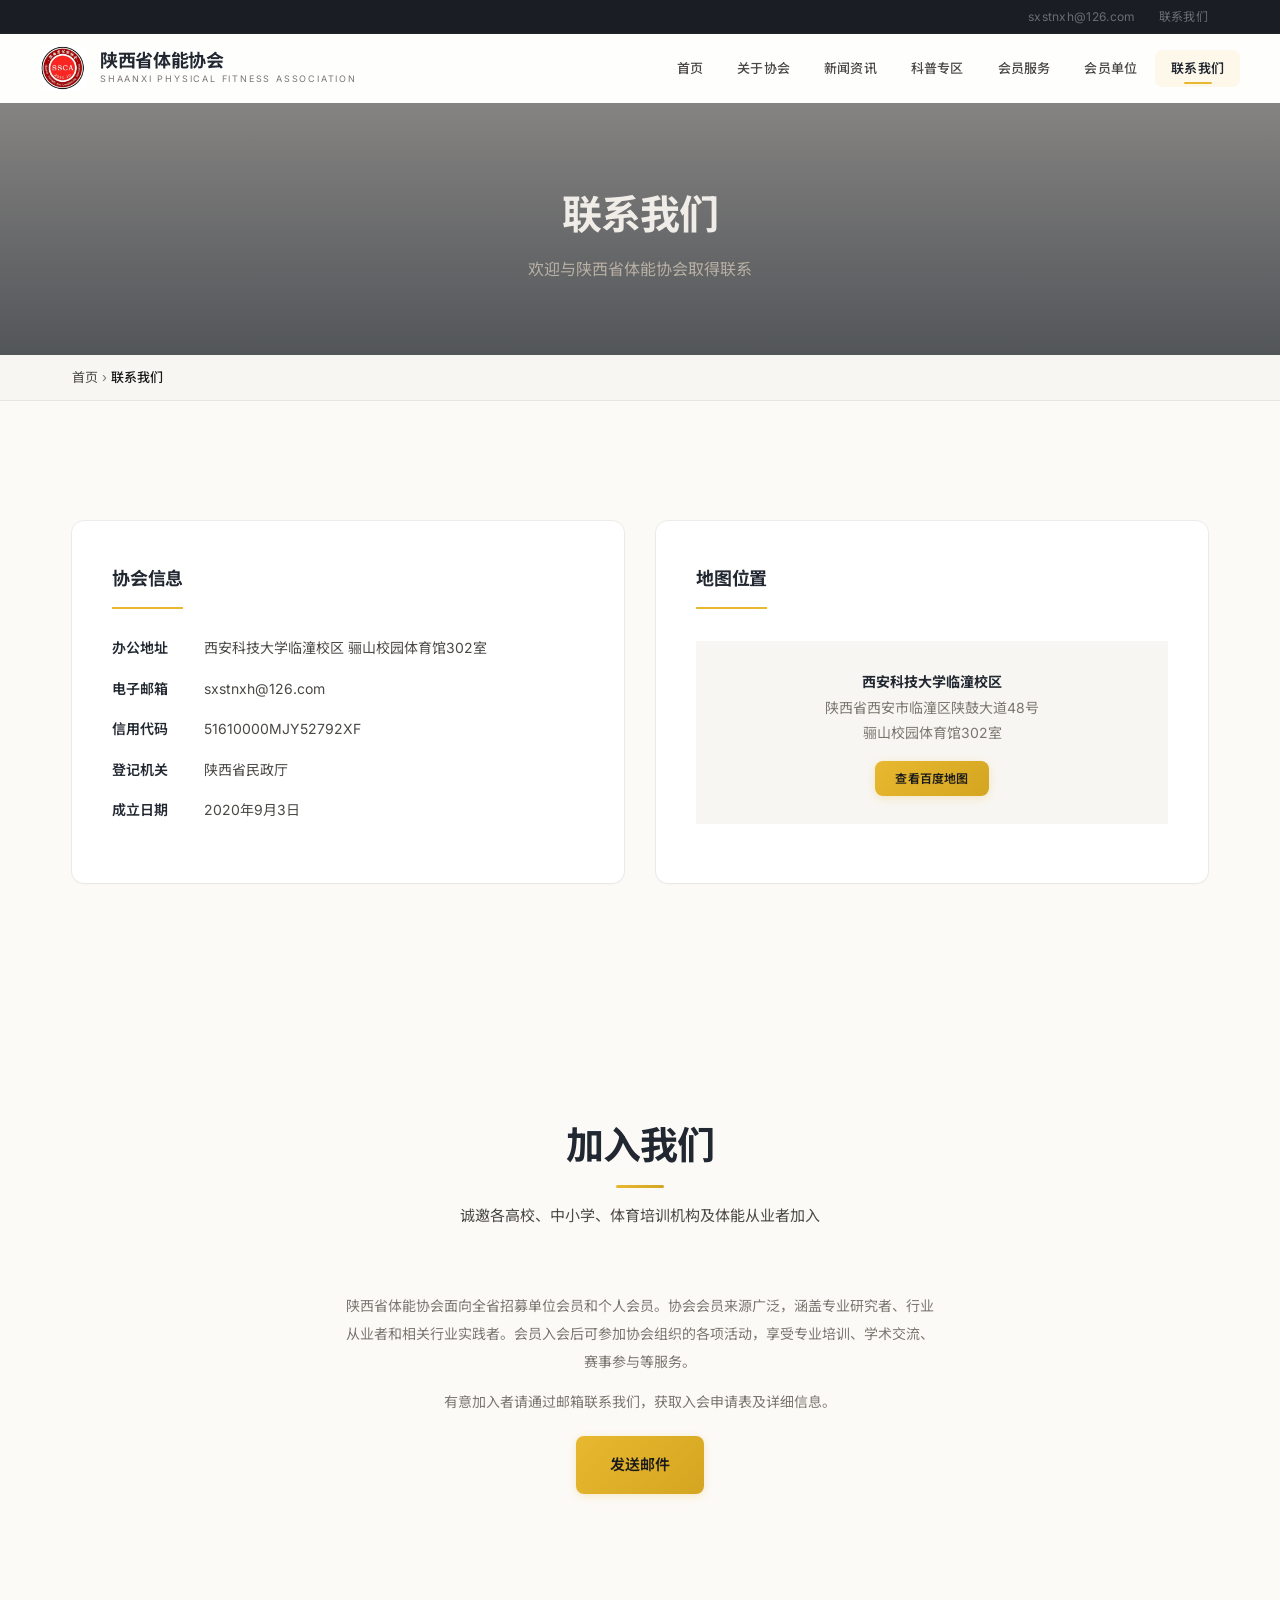
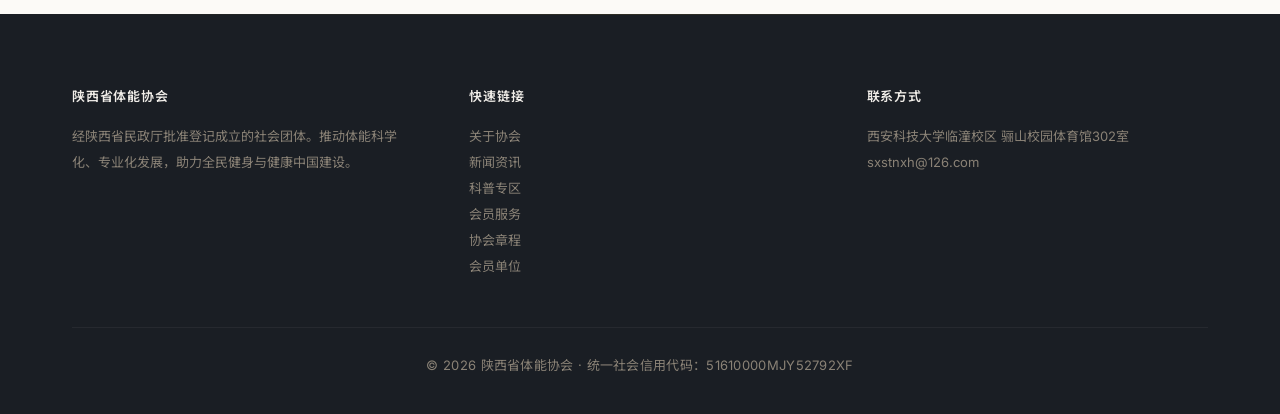
<file: contact.html>
﻿<!DOCTYPE html>
<html lang="zh-CN">
<head>
  <meta charset="UTF-8">
  <meta name="viewport" content="width=device-width, initial-scale=1.0">
  <title>联系我们 — 陕西省体能协会</title>
  <meta name="description" content="陕西省体能协会联系方式、办公地址。">
  <link rel="icon" href="images/logo.jpg" type="image/jpeg">
  <link rel="canonical" href="https://haonl-7.github.io/sxptxh/contact.html">
  <meta property="og:title" content="联系我们 — 陕西省体能协会">
  <meta property="og:description" content="欢迎与陕西省体能协会取得联系。办公地址、联系方式、入会渠道。">
  <meta property="og:image" content="https://haonl-7.github.io/sxptxh/images/logo.jpg">
  <meta property="og:url" content="https://haonl-7.github.io/sxptxh/contact.html">
  <meta property="og:type" content="website">
  <meta name="twitter:card" content="summary_large_image">
  <link rel="stylesheet" href="css/style.css">
</head>
<body>

  <a class="skip-link" href="#main-content">跳到主要内容</a>

  <div class="top-bar">
    <div class="container">
      <a href="mailto:sxstnxh@126.com">sxstnxh@126.com</a>
      <a href="contact.html">联系我们</a>
    </div>
  </div>

  <header>
    <div class="container">
      <div class="logo">
        <img src="images/logo.jpg" alt="陕西省体能协会">
        <div class="logo-text">
          <h1>陕西省体能协会</h1>
          <span>Shaanxi Physical Fitness Association</span>
        </div>
      </div>
      <button class="menu-toggle" onclick="document.querySelector('nav ul').classList.toggle('show')">&#9776;</button>
      <nav>
        <ul>
          <li><a href="index.html">首页</a></li>
          <li><a href="about.html">关于协会</a></li>
          <li><a href="news.html">新闻资讯</a></li>
          <li><a href="science.html">科普专区</a></li>
          <li><a href="services.html">会员服务</a></li>
          <li><a href="members.html">会员单位</a></li>
          <li><a href="contact.html" class="active">联系我们</a></li>
        </ul>
      </nav>
    </div>
  </header>

  <section class="page-banner" id="main-content">
    <h2>联系我们</h2>
    <p>欢迎与陕西省体能协会取得联系</p>
  </section>

  <div class="breadcrumb"><div class="container"><a href="index.html">首页</a> &rsaquo; <span>联系我们</span></div></div>

  <section class="section section-bg">
    <div class="container">
      <div class="contact-grid">
        <div class="contact-box">
          <h3>协会信息</h3>
          <div class="info-row">
            <span class="lb">办公地址</span>
            <span class="vl">西安科技大学临潼校区 骊山校园体育馆302室</span>
          </div>
          <div class="info-row">
            <span class="lb">电子邮箱</span>
            <span class="vl">sxstnxh@126.com</span>
          </div>
          <div class="info-row">
            <span class="lb">信用代码</span>
            <span class="vl">51610000MJY52792XF</span>
          </div>
          <div class="info-row">
            <span class="lb">登记机关</span>
            <span class="vl">陕西省民政厅</span>
          </div>
          <div class="info-row">
            <span class="lb">成立日期</span>
            <span class="vl">2020年9月3日</span>
          </div>
        </div>

        <div class="contact-box">
          <h3>地图位置</h3>
          <div style="background: var(--bg); padding: 28px; text-align: center; margin-top: 4px;">
            <p style="font-size: 14px; color: var(--gray); line-height: 1.8;">
              <strong style="color: var(--carbon);">西安科技大学临潼校区</strong><br>
              陕西省西安市临潼区陕鼓大道48号<br>
              骊山校园体育馆302室
            </p>
            <p style="margin-top: 16px;">
              <a href="https://map.baidu.com/search/%E8%A5%BF%E5%AE%89%E7%A7%91%E6%8A%80%E5%A4%A7%E5%AD%A6%E4%B8%B4%E6%BD%BC%E6%A0%A1%E5%8C%BA" target="_blank" class="btn btn-primary" style="padding: 8px 20px; font-size: 12px;">查看百度地图</a>
            </p>
          </div>
        </div>
      </div>
    </div>
  </section>

  <section class="section">
    <div class="container">
      <div class="section-hd">
        <h2>加入我们</h2>
        <div class="section-divider"></div>
        <p>诚邀各高校、中小学、体育培训机构及体能从业者加入</p>
      </div>
      <div style="max-width: 600px; margin: 0 auto; text-align: center; font-size: 14px; color: var(--gray); line-height: 2;">
        <p>陕西省体能协会面向全省招募单位会员和个人会员。协会会员来源广泛，涵盖专业研究者、行业从业者和相关行业实践者。会员入会后可参加协会组织的各项活动，享受专业培训、学术交流、赛事参与等服务。</p>
        <p style="margin-top: 12px;">有意加入者请通过邮箱联系我们，获取入会申请表及详细信息。</p>
        <p style="margin-top: 20px;">
          <a href="mailto:sxstnxh@126.com" class="btn btn-primary">发送邮件</a>
        </p>
      </div>
    </div>
  </section>

  <footer>
    <div class="container">
      <div class="grid-3">
        <div>
          <h4>陕西省体能协会</h4>
          <p>经陕西省民政厅批准登记成立的社会团体。推动体能科学化、专业化发展，助力全民健身与健康中国建设。</p>
        </div>
        <div>
          <h4>快速链接</h4>
          <ul>
            <li><a href="about.html">关于协会</a></li>
            <li><a href="news.html">新闻资讯</a></li>
            <li><a href="science.html">科普专区</a></li>
            <li><a href="services.html">会员服务</a></li>
            <li><a href="charter.html">协会章程</a></li>
            <li><a href="members.html">会员单位</a></li>
          </ul>
        </div>
        <div>
          <h4>联系方式</h4>
          <p>西安科技大学临潼校区 骊山校园体育馆302室</p>
          <p>sxstnxh@126.com</p>
        </div>
      </div>
    </div>
    <div class="container">
      <div class="footer-btm">
        <p>&copy; <span id="copyright-year">2025</span> 陕西省体能协会 &middot; 统一社会信用代码：51610000MJY52792XF</p>
      </div>
    </div>
  </footer>

<script src="js/main.js"></script>
</body>
</html>
</file>
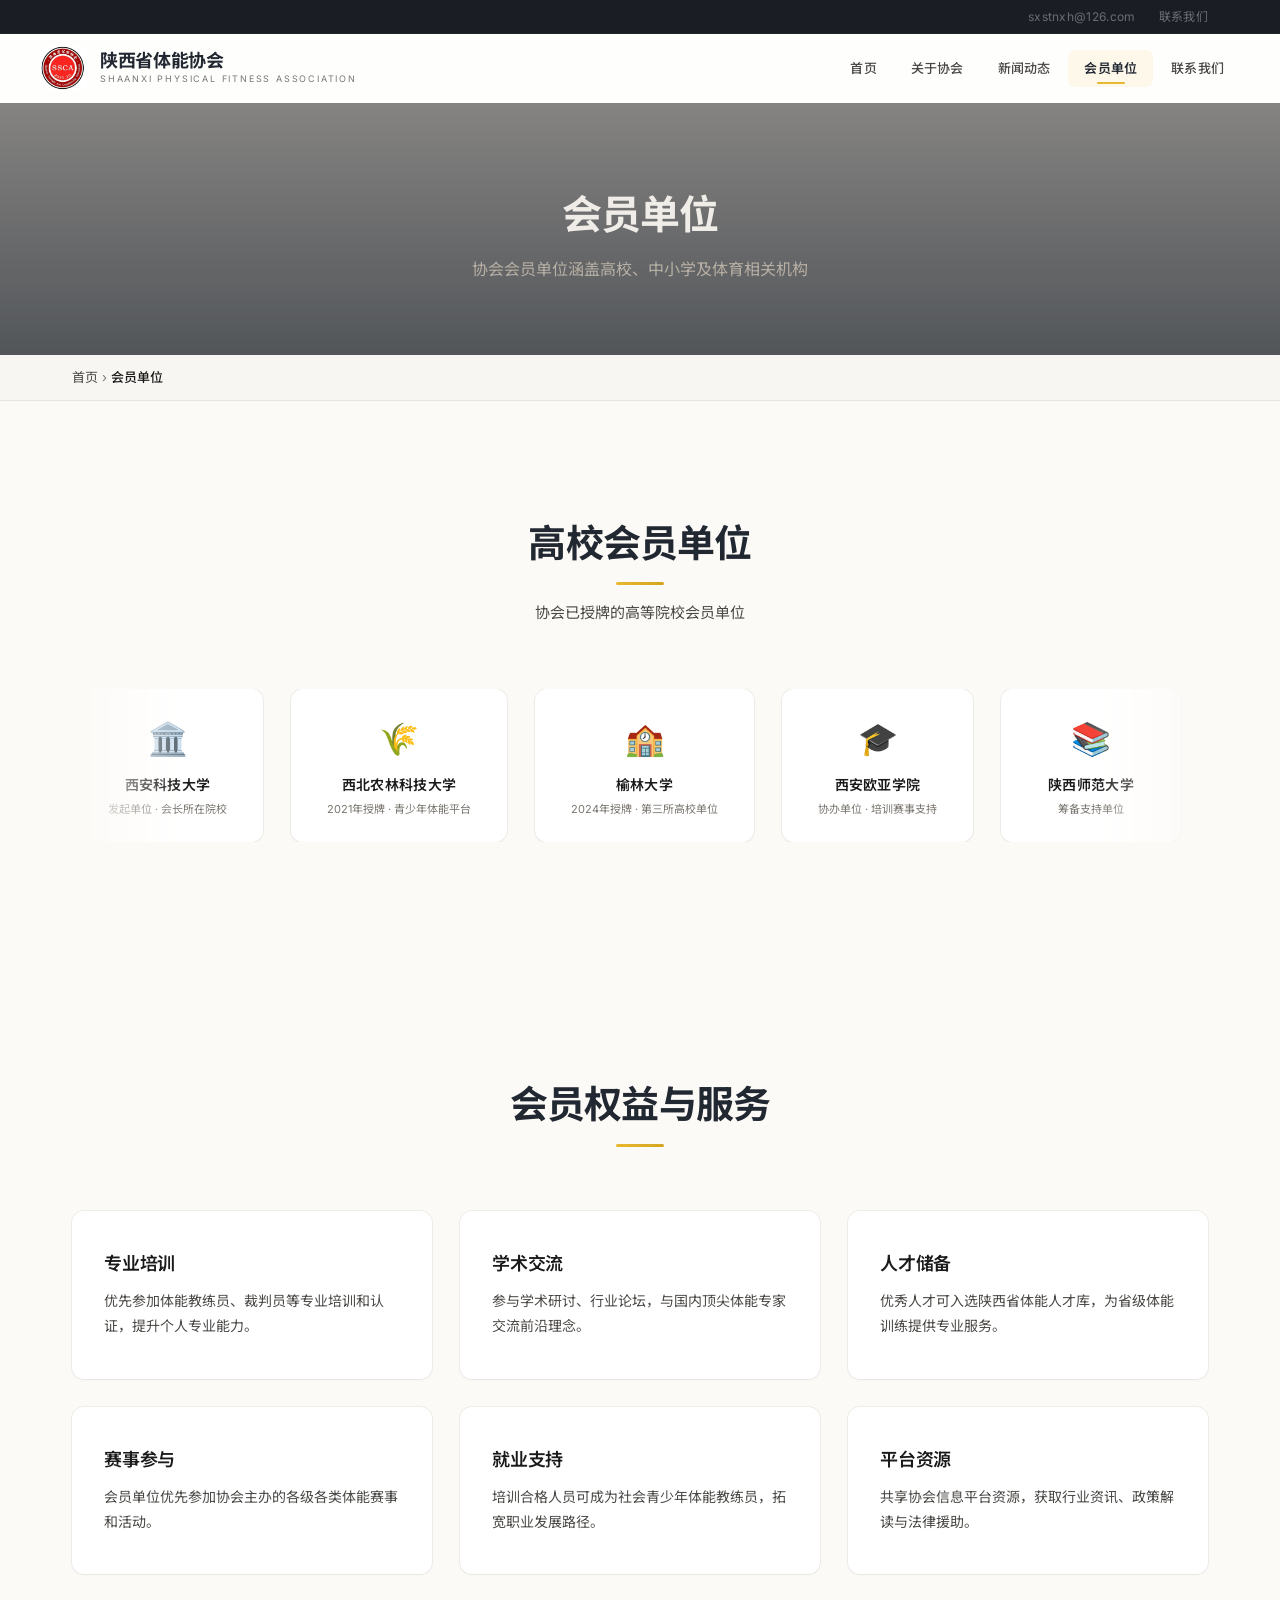
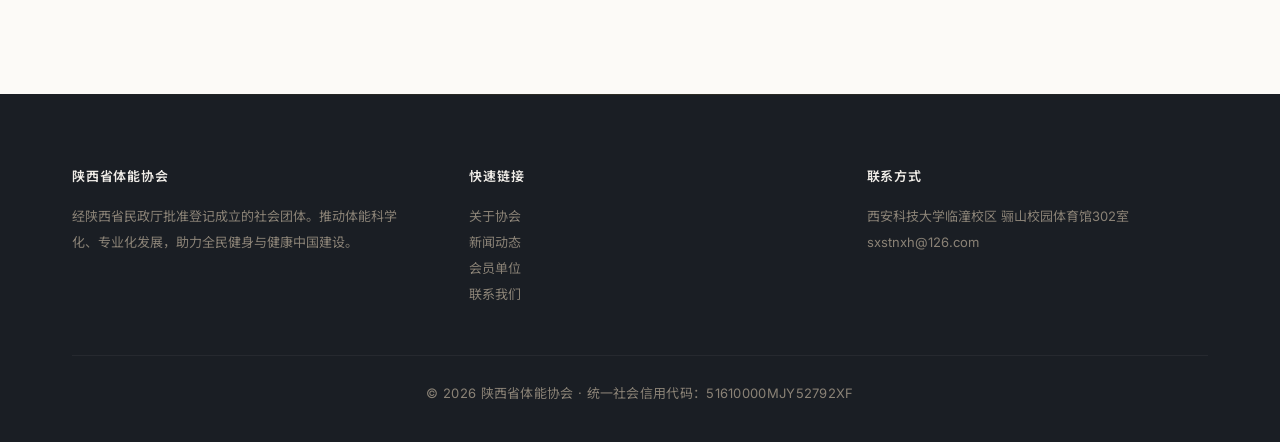
<file: members.html>
﻿<!DOCTYPE html>
<html lang="zh-CN">
<head>
  <meta charset="UTF-8">
  <meta name="viewport" content="width=device-width, initial-scale=1.0">
  <title>会员单位 — 陕西省体能协会</title>
  <meta name="description" content="陕西省体能协会会员单位包括高校、中小学及体育相关机构。">
  <link rel="icon" href="images/logo.jpg" type="image/jpeg">
  <link rel="canonical" href="https://haonl-7.github.io/sxptxh/members.html">
  <meta property="og:title" content="会员单位 — 陕西省体能协会">
  <meta property="og:description" content="陕西省体能协会会员单位涵盖高校、中小学及体育相关机构。">
  <meta property="og:image" content="https://haonl-7.github.io/sxptxh/images/logo.jpg">
  <meta property="og:url" content="https://haonl-7.github.io/sxptxh/members.html">
  <meta property="og:type" content="website">
  <meta name="twitter:card" content="summary_large_image">
  <link rel="stylesheet" href="css/style.css">
</head>
<body>

  <a class="skip-link" href="#main-content">跳到主要内容</a>

  <div class="top-bar">
    <div class="container">
      <a href="mailto:sxstnxh@126.com">sxstnxh@126.com</a>
      <a href="contact.html">联系我们</a>
    </div>
  </div>

  <header>
    <div class="container">
      <div class="logo">
        <img src="images/logo.jpg" alt="陕西省体能协会">
        <div class="logo-text">
          <h1>陕西省体能协会</h1>
          <span>Shaanxi Physical Fitness Association</span>
        </div>
      </div>
      <button class="menu-toggle" onclick="document.querySelector('nav ul').classList.toggle('show')">&#9776;</button>
      <nav>
        <ul>
          <li><a href="index.html">首页</a></li>
          <li><a href="about.html">关于协会</a></li>
          <li><a href="news.html">新闻动态</a></li>
          <li><a href="members.html" class="active">会员单位</a></li>
          <li><a href="contact.html">联系我们</a></li>
        </ul>
      </nav>
    </div>
  </header>

  <section class="page-banner" id="main-content">
    <h2>会员单位</h2>
    <p>协会会员单位涵盖高校、中小学及体育相关机构</p>
  </section>

  <div class="breadcrumb"><div class="container"><a href="index.html">首页</a> &rsaquo; <span>会员单位</span></div></div>

  <section class="section section-bg">
    <div class="container">
      <div class="section-hd">
        <h2>高校会员单位</h2>
        <div class="section-divider"></div>
        <p>协会已授牌的高等院校会员单位</p>
      </div>
      <div class="marquee-wrap">
        <div class="marquee-track">
          <div class="marquee-badge"><div class="badge-icon">🏛️</div><div class="badge-name">西安科技大学</div><div class="badge-sub">发起单位 · 会长所在院校</div></div>
          <div class="marquee-badge"><div class="badge-icon">🌾</div><div class="badge-name">西北农林科技大学</div><div class="badge-sub">2021年授牌 · 青少年体能平台</div></div>
          <div class="marquee-badge"><div class="badge-icon">🏫</div><div class="badge-name">榆林大学</div><div class="badge-sub">2024年授牌 · 第三所高校单位</div></div>
          <div class="marquee-badge"><div class="badge-icon">🎓</div><div class="badge-name">西安欧亚学院</div><div class="badge-sub">协办单位 · 培训赛事支持</div></div>
          <div class="marquee-badge"><div class="badge-icon">📚</div><div class="badge-name">陕西师范大学</div><div class="badge-sub">筹备支持单位</div></div>
          <div class="marquee-badge"><div class="badge-icon">🏅</div><div class="badge-name">西安体育学院</div><div class="badge-sub">学术支持 · 专家授课</div></div>
          <!-- duplicate for seamless loop -->
          <div class="marquee-badge"><div class="badge-icon">🏛️</div><div class="badge-name">西安科技大学</div><div class="badge-sub">发起单位 · 会长所在院校</div></div>
          <div class="marquee-badge"><div class="badge-icon">🌾</div><div class="badge-name">西北农林科技大学</div><div class="badge-sub">2021年授牌 · 青少年体能平台</div></div>
          <div class="marquee-badge"><div class="badge-icon">🏫</div><div class="badge-name">榆林大学</div><div class="badge-sub">2024年授牌 · 第三所高校单位</div></div>
          <div class="marquee-badge"><div class="badge-icon">🎓</div><div class="badge-name">西安欧亚学院</div><div class="badge-sub">协办单位 · 培训赛事支持</div></div>
          <div class="marquee-badge"><div class="badge-icon">📚</div><div class="badge-name">陕西师范大学</div><div class="badge-sub">筹备支持单位</div></div>
          <div class="marquee-badge"><div class="badge-icon">🏅</div><div class="badge-name">西安体育学院</div><div class="badge-sub">学术支持 · 专家授课</div></div>
        </div>
      </div>
    </div>
  </section>

  <section class="section">
    <div class="container">
      <div class="section-hd">
        <h2>会员权益与服务</h2>
        <div class="section-divider"></div>
      </div>
      <div class="grid-3">
        <div class="card">
          <h4>专业培训</h4>
          <p>优先参加体能教练员、裁判员等专业培训和认证，提升个人专业能力。</p>
        </div>
        <div class="card">
          <h4>学术交流</h4>
          <p>参与学术研讨、行业论坛，与国内顶尖体能专家交流前沿理念。</p>
        </div>
        <div class="card">
          <h4>人才储备</h4>
          <p>优秀人才可入选陕西省体能人才库，为省级体能训练提供专业服务。</p>
        </div>
        <div class="card">
          <h4>赛事参与</h4>
          <p>会员单位优先参加协会主办的各级各类体能赛事和活动。</p>
        </div>
        <div class="card">
          <h4>就业支持</h4>
          <p>培训合格人员可成为社会青少年体能教练员，拓宽职业发展路径。</p>
        </div>
        <div class="card">
          <h4>平台资源</h4>
          <p>共享协会信息平台资源，获取行业资讯、政策解读与法律援助。</p>
        </div>
      </div>
    </div>
  </section>

  <footer>
    <div class="container">
      <div class="grid-3">
        <div>
          <h4>陕西省体能协会</h4>
          <p>经陕西省民政厅批准登记成立的社会团体。推动体能科学化、专业化发展，助力全民健身与健康中国建设。</p>
        </div>
        <div>
          <h4>快速链接</h4>
          <ul>
            <li><a href="about.html">关于协会</a></li>
            <li><a href="news.html">新闻动态</a></li>
            <li><a href="members.html">会员单位</a></li>
            <li><a href="contact.html">联系我们</a></li>
          </ul>
        </div>
        <div>
          <h4>联系方式</h4>
          <p>西安科技大学临潼校区 骊山校园体育馆302室</p>
          <p>sxstnxh@126.com</p>
        </div>
      </div>
    </div>
    <div class="container">
      <div class="footer-btm">
        <p>&copy; <span id="copyright-year">2025</span> 陕西省体能协会 &middot; 统一社会信用代码：51610000MJY52792XF</p>
      </div>
    </div>
  </footer>

<script src="js/main.js"></script>
</body>
</html>
</file>
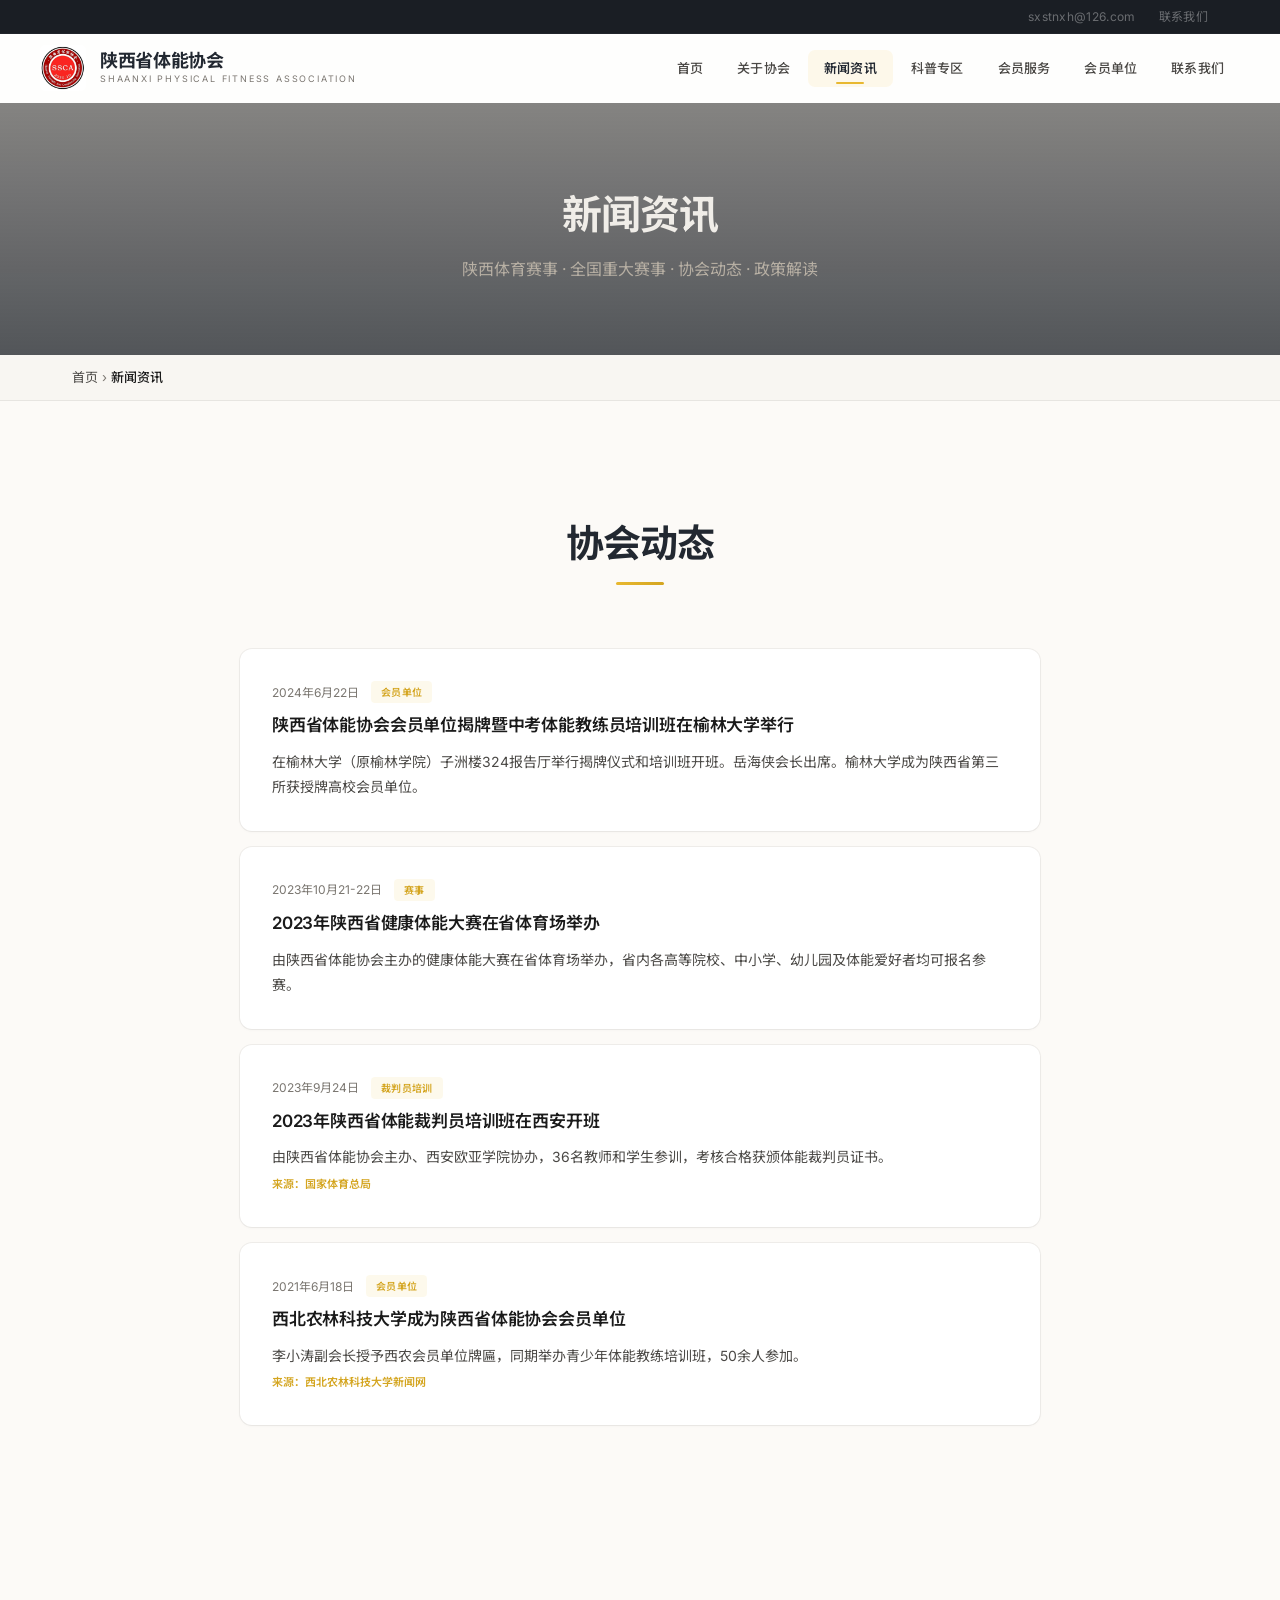
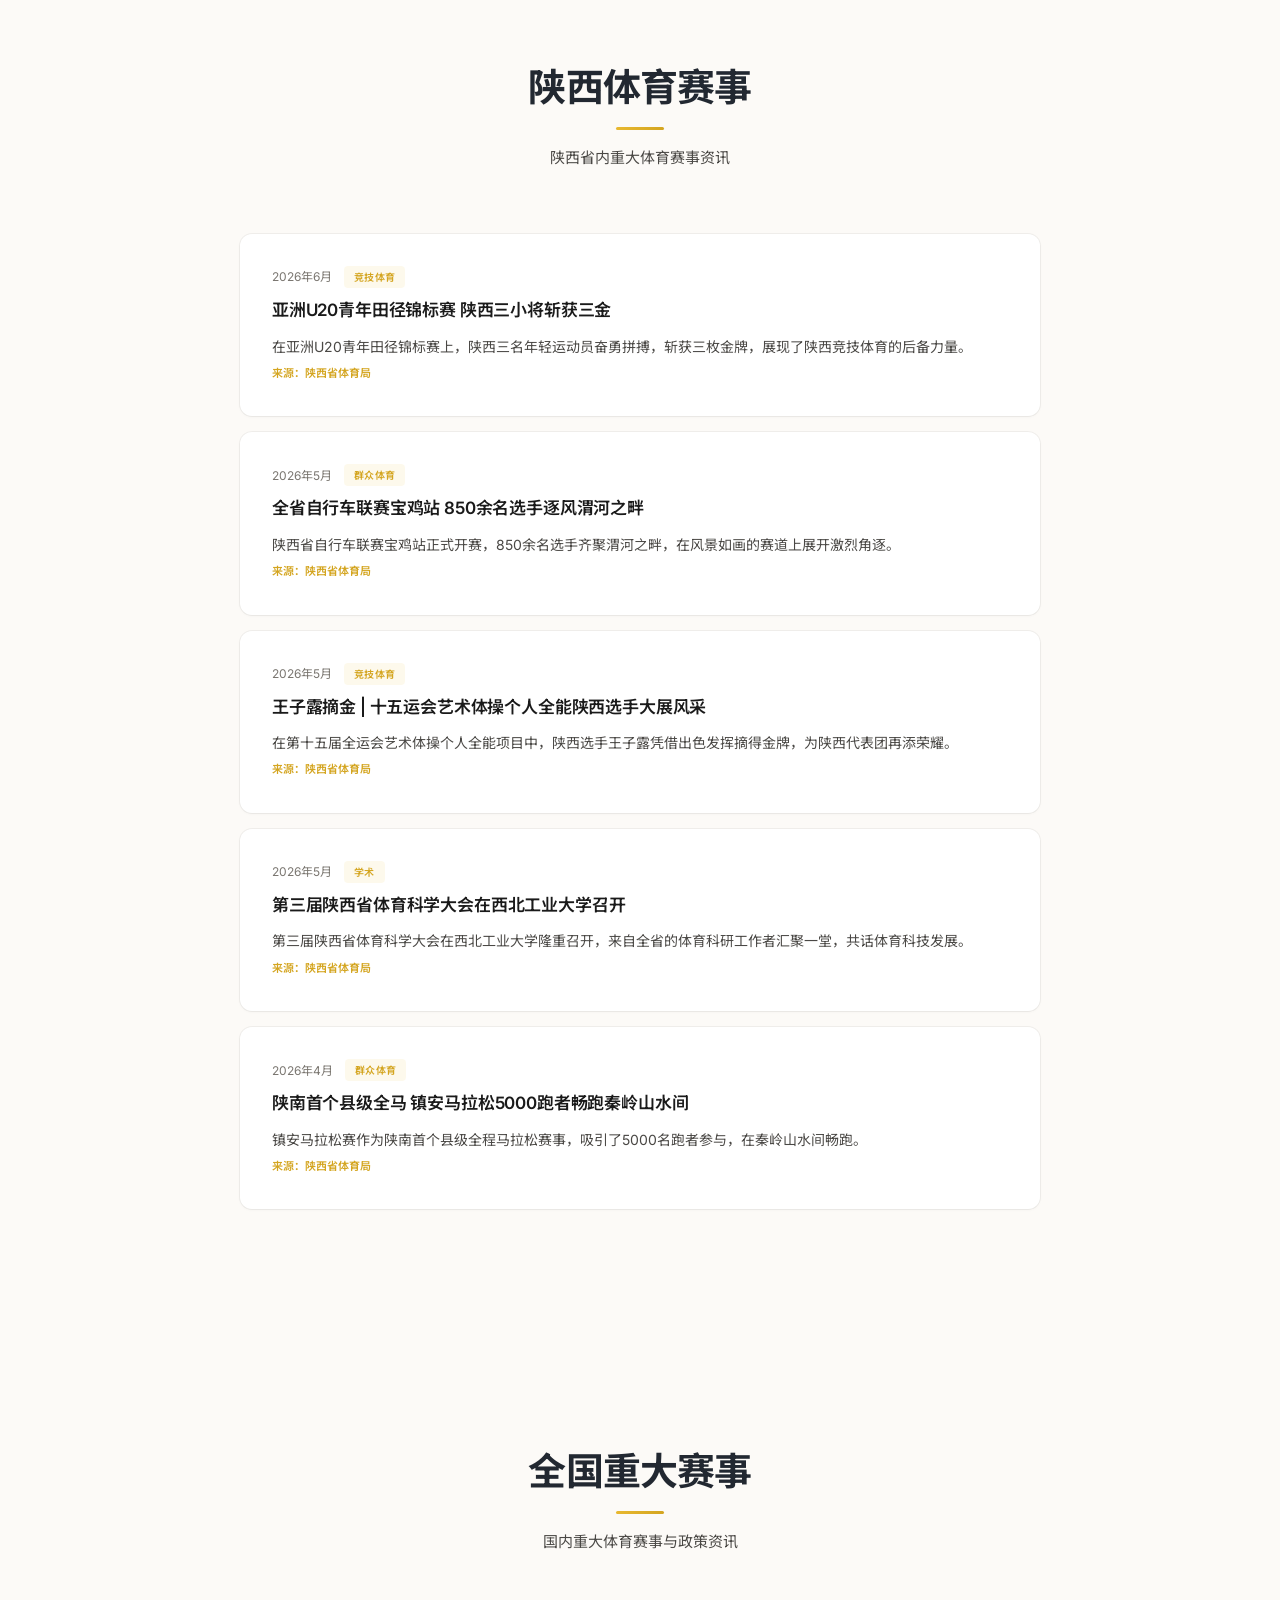
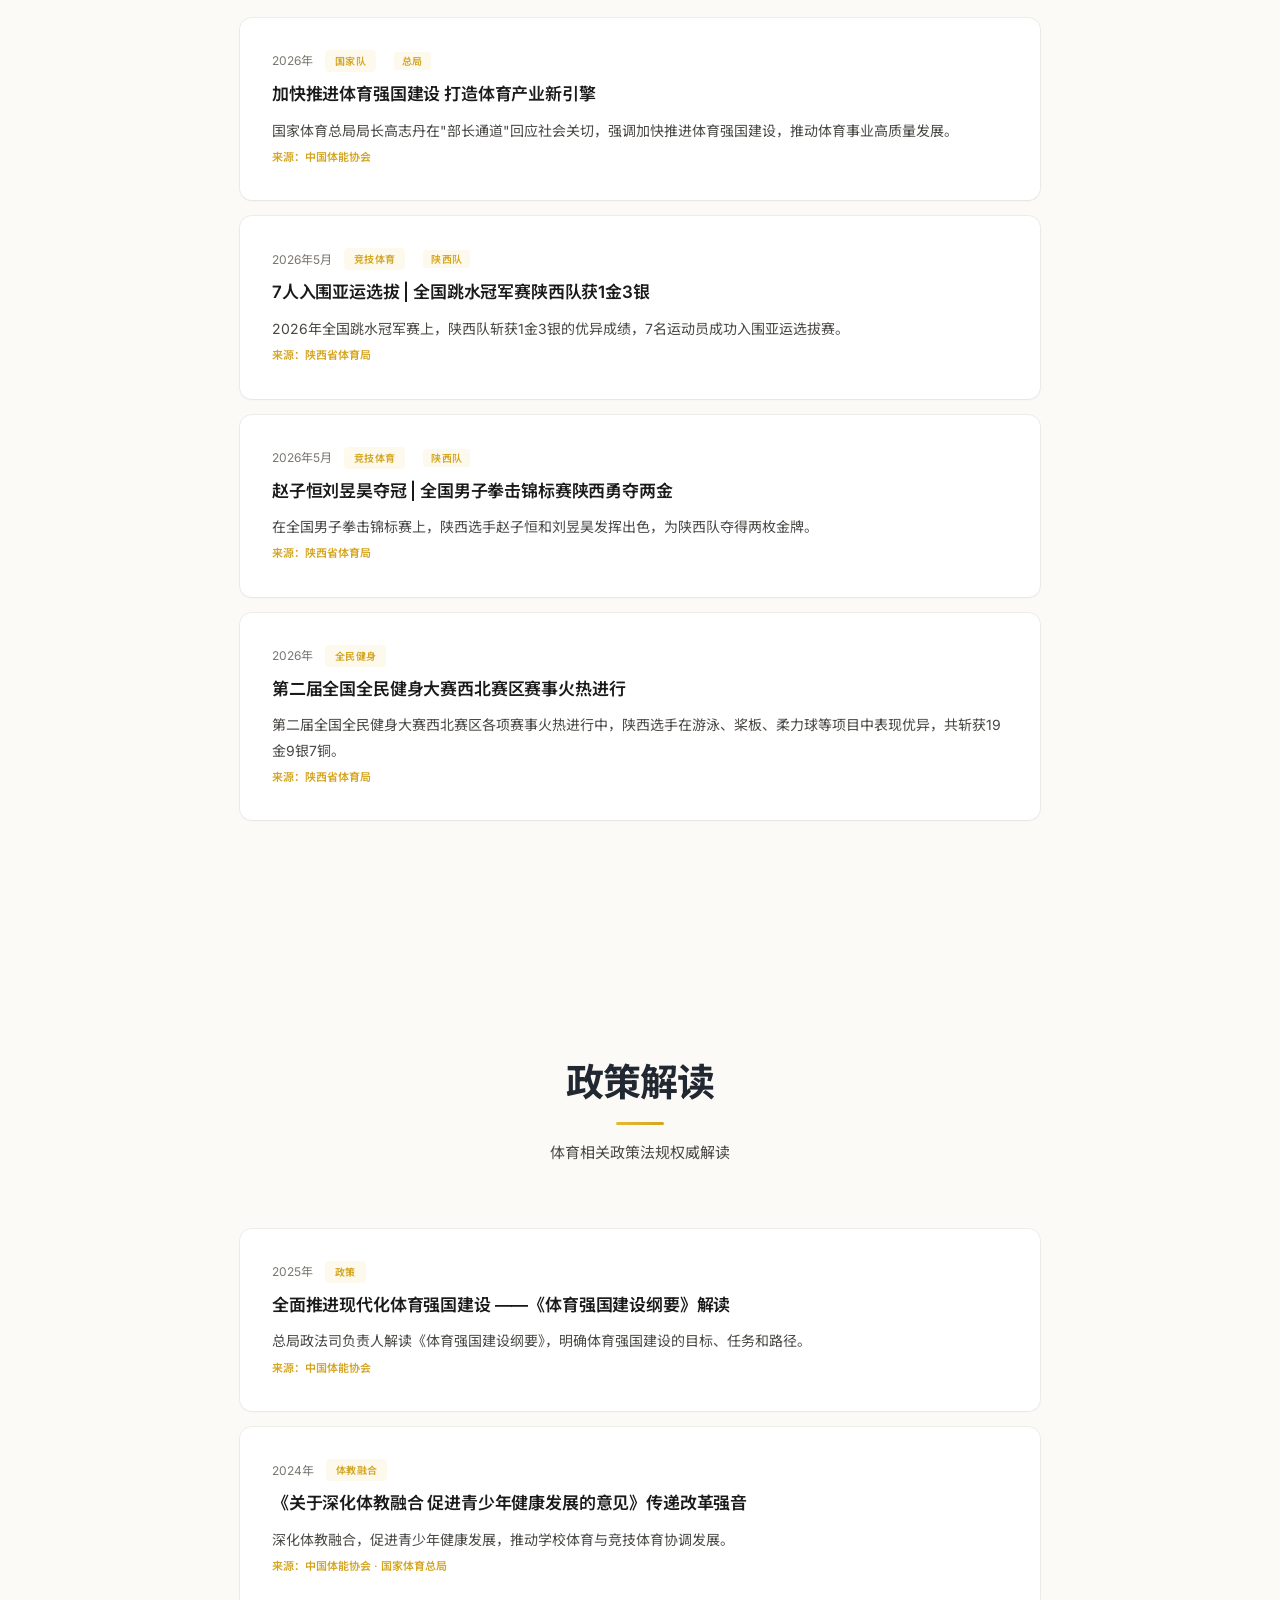
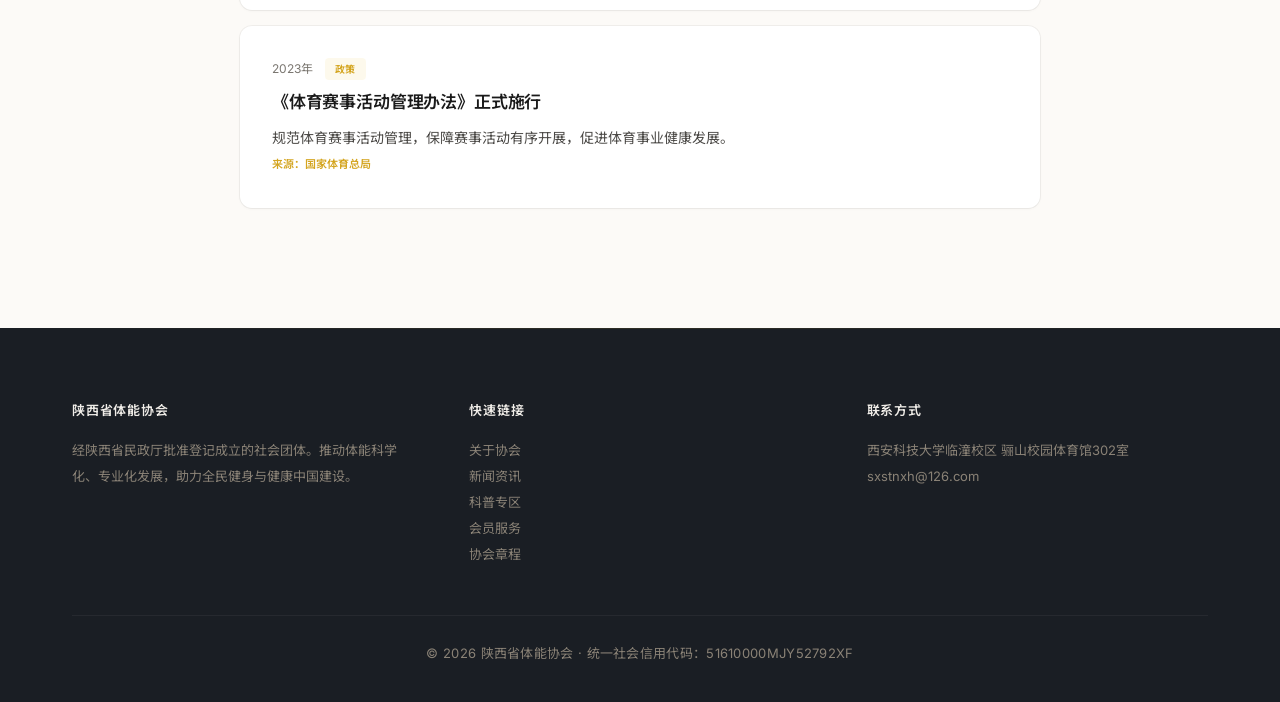
<file: news.html>
﻿<!DOCTYPE html>
<html lang="zh-CN">
<head>
  <meta charset="UTF-8">
  <meta name="viewport" content="width=device-width, initial-scale=1.0">
  <title>新闻资讯 — 陕西省体能协会</title>
  <meta name="description" content="陕西体育赛事、全国重大赛事、协会动态。">
  <link rel="icon" href="images/logo.jpg" type="image/jpeg">
  <link rel="canonical" href="https://haonl-7.github.io/sxptxh/news.html">
  <meta property="og:title" content="新闻资讯 — 陕西省体能协会">
  <meta property="og:description" content="陕西体育赛事、全国重大赛事、协会动态、政策解读。">
  <meta property="og:image" content="https://haonl-7.github.io/sxptxh/images/logo.jpg">
  <meta property="og:url" content="https://haonl-7.github.io/sxptxh/news.html">
  <meta property="og:type" content="website">
  <meta name="twitter:card" content="summary_large_image">
  <link rel="stylesheet" href="css/style.css">
  <style>
    .ref-out { display: inline-block; font-size: 11px; color: var(--yellow-dk); font-weight: 600; margin-top: 4px; }
    .ref-out:hover { text-decoration: underline; }
    .src-tag {
      display: inline-block;
      font-size: 10px;
      font-weight: 600;
      background: var(--yellow-lt);
      color: var(--yellow-dk);
      padding: 1px 8px;
      border-radius: 3px;
      margin-left: 6px;
    }
  </style>
</head>
<body>

  <a class="skip-link" href="#main-content">跳到主要内容</a>

  <div class="top-bar">
    <div class="container">
      <a href="mailto:sxstnxh@126.com">sxstnxh@126.com</a>
      <a href="contact.html">联系我们</a>
    </div>
  </div>

  <header>
    <div class="container">
      <div class="logo">
        <img src="images/logo.jpg" alt="陕西省体能协会">
        <div class="logo-text">
          <h1>陕西省体能协会</h1>
          <span>Shaanxi Physical Fitness Association</span>
        </div>
      </div>
      <button class="menu-toggle" onclick="document.querySelector('nav ul').classList.toggle('show')">&#9776;</button>
      <nav>
        <ul>
          <li><a href="index.html">首页</a></li>
          <li><a href="about.html">关于协会</a></li>
          <li><a href="news.html" class="active">新闻资讯</a></li>
          <li><a href="science.html">科普专区</a></li>
          <li><a href="services.html">会员服务</a></li>
          <li><a href="members.html">会员单位</a></li>
          <li><a href="contact.html">联系我们</a></li>
        </ul>
      </nav>
    </div>
  </header>

  <section class="page-banner" id="main-content">
    <h2>新闻资讯</h2>
    <p>陕西体育赛事 · 全国重大赛事 · 协会动态 · 政策解读</p>
  </section>

  <div class="breadcrumb"><div class="container"><a href="index.html">首页</a> &rsaquo; <span>新闻资讯</span></div></div>

  <!-- 协会动态 -->
  <section class="section section-bg">
    <div class="container">
      <div class="section-hd"><h2>协会动态</h2><div class="section-divider"></div></div>
      <div class="news-list">
        <div class="news-item">
          <div class="news-meta"><span>2024年6月22日</span><span class="news-tag">会员单位</span></div>
          <h4>陕西省体能协会会员单位揭牌暨中考体能教练员培训班在榆林大学举行</h4>
          <p>在榆林大学（原榆林学院）子洲楼324报告厅举行揭牌仪式和培训班开班。岳海侠会长出席。榆林大学成为陕西省第三所获授牌高校会员单位。</p>
        </div>
        <div class="news-item">
          <div class="news-meta"><span>2023年10月21-22日</span><span class="news-tag">赛事</span></div>
          <h4>2023年陕西省健康体能大赛在省体育场举办</h4>
          <p>由陕西省体能协会主办的健康体能大赛在省体育场举办，省内各高等院校、中小学、幼儿园及体能爱好者均可报名参赛。</p>
        </div>
        <div class="news-item">
          <div class="news-meta"><span>2023年9月24日</span><span class="news-tag">裁判员培训</span></div>
          <h4>2023年陕西省体能裁判员培训班在西安开班</h4>
          <p>由陕西省体能协会主办、西安欧亚学院协办，36名教师和学生参训，考核合格获颁体能裁判员证书。</p>
          <a class="ref-out" href="https://www.sport.gov.cn/n14471/n14498/n14540/c26475421/content.html" target="_blank">来源：国家体育总局</a>
        </div>
        <div class="news-item">
          <div class="news-meta"><span>2021年6月18日</span><span class="news-tag">会员单位</span></div>
          <h4>西北农林科技大学成为陕西省体能协会会员单位</h4>
          <p>李小涛副会长授予西农会员单位牌匾，同期举办青少年体能教练培训班，50余人参加。</p>
          <a class="ref-out" href="https://news.nwafu.edu.cn/xnxw/123758deb7644851a668059e5e749b0f.htm" target="_blank">来源：西北农林科技大学新闻网</a>
        </div>
      </div>
    </div>
  </section>

  <!-- 陕西赛事 -->
  <section class="section">
    <div class="container">
      <div class="section-hd">
        <h2>陕西体育赛事</h2>
        <div class="section-divider"></div>
        <p>陕西省内重大体育赛事资讯</p>
      </div>
      <div class="news-list">
        <div class="news-item">
          <div class="news-meta"><span>2026年6月</span><span class="news-tag">竞技体育</span></div>
          <h4>亚洲U20青年田径锦标赛 陕西三小将斩获三金</h4>
          <p>在亚洲U20青年田径锦标赛上，陕西三名年轻运动员奋勇拼搏，斩获三枚金牌，展现了陕西竞技体育的后备力量。</p>
          <a class="ref-out" href="https://tyj.shaanxi.gov.cn/" target="_blank">来源：陕西省体育局</a>
        </div>
        <div class="news-item">
          <div class="news-meta"><span>2026年5月</span><span class="news-tag">群众体育</span></div>
          <h4>全省自行车联赛宝鸡站 850余名选手逐风渭河之畔</h4>
          <p>陕西省自行车联赛宝鸡站正式开赛，850余名选手齐聚渭河之畔，在风景如画的赛道上展开激烈角逐。</p>
          <a class="ref-out" href="https://tyj.shaanxi.gov.cn/" target="_blank">来源：陕西省体育局</a>
        </div>
        <div class="news-item">
          <div class="news-meta"><span>2026年5月</span><span class="news-tag">竞技体育</span></div>
          <h4>王子露摘金 | 十五运会艺术体操个人全能陕西选手大展风采</h4>
          <p>在第十五届全运会艺术体操个人全能项目中，陕西选手王子露凭借出色发挥摘得金牌，为陕西代表团再添荣耀。</p>
          <a class="ref-out" href="https://tyj.shaanxi.gov.cn/" target="_blank">来源：陕西省体育局</a>
        </div>
        <div class="news-item">
          <div class="news-meta"><span>2026年5月</span><span class="news-tag">学术</span></div>
          <h4>第三届陕西省体育科学大会在西北工业大学召开</h4>
          <p>第三届陕西省体育科学大会在西北工业大学隆重召开，来自全省的体育科研工作者汇聚一堂，共话体育科技发展。</p>
          <a class="ref-out" href="https://tyj.shaanxi.gov.cn/" target="_blank">来源：陕西省体育局</a>
        </div>
        <div class="news-item">
          <div class="news-meta"><span>2026年4月</span><span class="news-tag">群众体育</span></div>
          <h4>陕南首个县级全马 镇安马拉松5000跑者畅跑秦岭山水间</h4>
          <p>镇安马拉松赛作为陕南首个县级全程马拉松赛事，吸引了5000名跑者参与，在秦岭山水间畅跑。</p>
          <a class="ref-out" href="https://tyj.shaanxi.gov.cn/" target="_blank">来源：陕西省体育局</a>
        </div>
      </div>
    </div>
  </section>

  <!-- 全国重大赛事 -->
  <section class="section section-bg">
    <div class="container">
      <div class="section-hd">
        <h2>全国重大赛事</h2>
        <div class="section-divider"></div>
        <p>国内重大体育赛事与政策资讯</p>
      </div>
      <div class="news-list">
        <div class="news-item">
          <div class="news-meta"><span>2026年</span><span class="news-tag">国家队</span><span class="src-tag">总局</span></div>
          <h4>加快推进体育强国建设 打造体育产业新引擎</h4>
          <p>国家体育总局局长高志丹在"部长通道"回应社会关切，强调加快推进体育强国建设，推动体育事业高质量发展。</p>
          <a class="ref-out" href="https://www.strength.org.cn/" target="_blank">来源：中国体能协会</a>
        </div>
        <div class="news-item">
          <div class="news-meta"><span>2026年5月</span><span class="news-tag">竞技体育</span><span class="src-tag">陕西队</span></div>
          <h4>7人入围亚运选拔 | 全国跳水冠军赛陕西队获1金3银</h4>
          <p>2026年全国跳水冠军赛上，陕西队斩获1金3银的优异成绩，7名运动员成功入围亚运选拔赛。</p>
          <a class="ref-out" href="https://tyj.shaanxi.gov.cn/" target="_blank">来源：陕西省体育局</a>
        </div>
        <div class="news-item">
          <div class="news-meta"><span>2026年5月</span><span class="news-tag">竞技体育</span><span class="src-tag">陕西队</span></div>
          <h4>赵子恒刘昱昊夺冠 | 全国男子拳击锦标赛陕西勇夺两金</h4>
          <p>在全国男子拳击锦标赛上，陕西选手赵子恒和刘昱昊发挥出色，为陕西队夺得两枚金牌。</p>
          <a class="ref-out" href="https://tyj.shaanxi.gov.cn/" target="_blank">来源：陕西省体育局</a>
        </div>
        <div class="news-item">
          <div class="news-meta"><span>2026年</span><span class="news-tag">全民健身</span></div>
          <h4>第二届全国全民健身大赛西北赛区赛事火热进行</h4>
          <p>第二届全国全民健身大赛西北赛区各项赛事火热进行中，陕西选手在游泳、桨板、柔力球等项目中表现优异，共斩获19金9银7铜。</p>
          <a class="ref-out" href="https://tyj.shaanxi.gov.cn/" target="_blank">来源：陕西省体育局</a>
        </div>
      </div>
    </div>
  </section>

  <!-- 政策解读 -->
  <section class="section">
    <div class="container">
      <div class="section-hd">
        <h2>政策解读</h2>
        <div class="section-divider"></div>
        <p>体育相关政策法规权威解读</p>
      </div>
      <div class="news-list">
        <div class="news-item">
          <div class="news-meta"><span>2025年</span><span class="news-tag">政策</span></div>
          <h4>全面推进现代化体育强国建设 ——《体育强国建设纲要》解读</h4>
          <p>总局政法司负责人解读《体育强国建设纲要》，明确体育强国建设的目标、任务和路径。</p>
          <a class="ref-out" href="https://www.strength.org.cn/" target="_blank">来源：中国体能协会</a>
        </div>
        <div class="news-item">
          <div class="news-meta"><span>2024年</span><span class="news-tag">体教融合</span></div>
          <h4>《关于深化体教融合 促进青少年健康发展的意见》传递改革强音</h4>
          <p>深化体教融合，促进青少年健康发展，推动学校体育与竞技体育协调发展。</p>
          <a class="ref-out" href="https://www.strength.org.cn/" target="_blank">来源：中国体能协会 · 国家体育总局</a>
        </div>
        <div class="news-item">
          <div class="news-meta"><span>2023年</span><span class="news-tag">政策</span></div>
          <h4>《体育赛事活动管理办法》正式施行</h4>
          <p>规范体育赛事活动管理，保障赛事活动有序开展，促进体育事业健康发展。</p>
          <a class="ref-out" href="https://www.sport.gov.cn/" target="_blank">来源：国家体育总局</a>
        </div>
      </div>
    </div>
  </section>

  <footer>
    <div class="container">
      <div class="grid-3">
        <div>
          <h4>陕西省体能协会</h4>
          <p>经陕西省民政厅批准登记成立的社会团体。推动体能科学化、专业化发展，助力全民健身与健康中国建设。</p>
        </div>
        <div>
          <h4>快速链接</h4>
          <ul>
            <li><a href="about.html">关于协会</a></li>
            <li><a href="news.html">新闻资讯</a></li>
            <li><a href="science.html">科普专区</a></li>
            <li><a href="services.html">会员服务</a></li>
            <li><a href="charter.html">协会章程</a></li>
          </ul>
        </div>
        <div>
          <h4>联系方式</h4>
          <p>西安科技大学临潼校区 骊山校园体育馆302室</p>
          <p>sxstnxh@126.com</p>
        </div>
      </div>
    </div>
    <div class="container">
      <div class="footer-btm">
        <p>&copy; <span id="copyright-year">2025</span> 陕西省体能协会 &middot; 统一社会信用代码：51610000MJY52792XF</p>
      </div>
    </div>
  </footer>

<script src="js/main.js"></script>
</body>
</html>
</file>
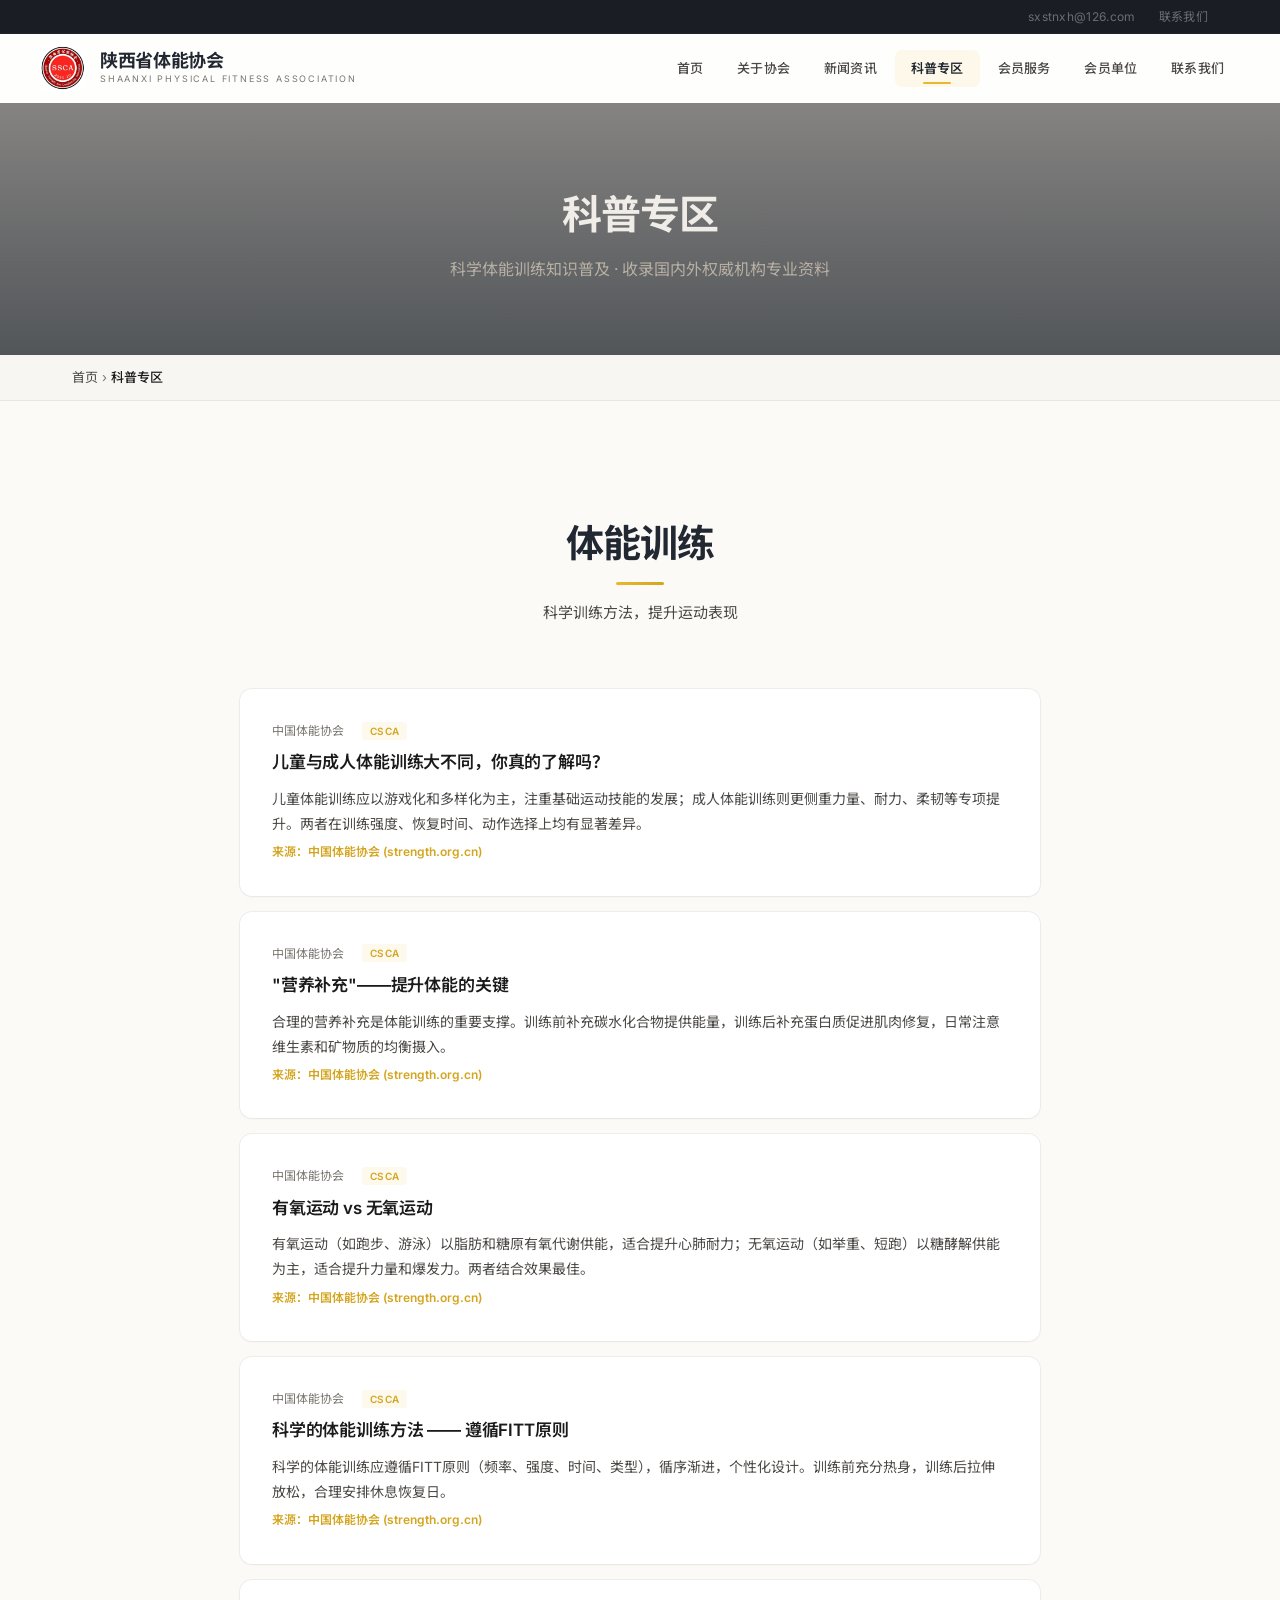
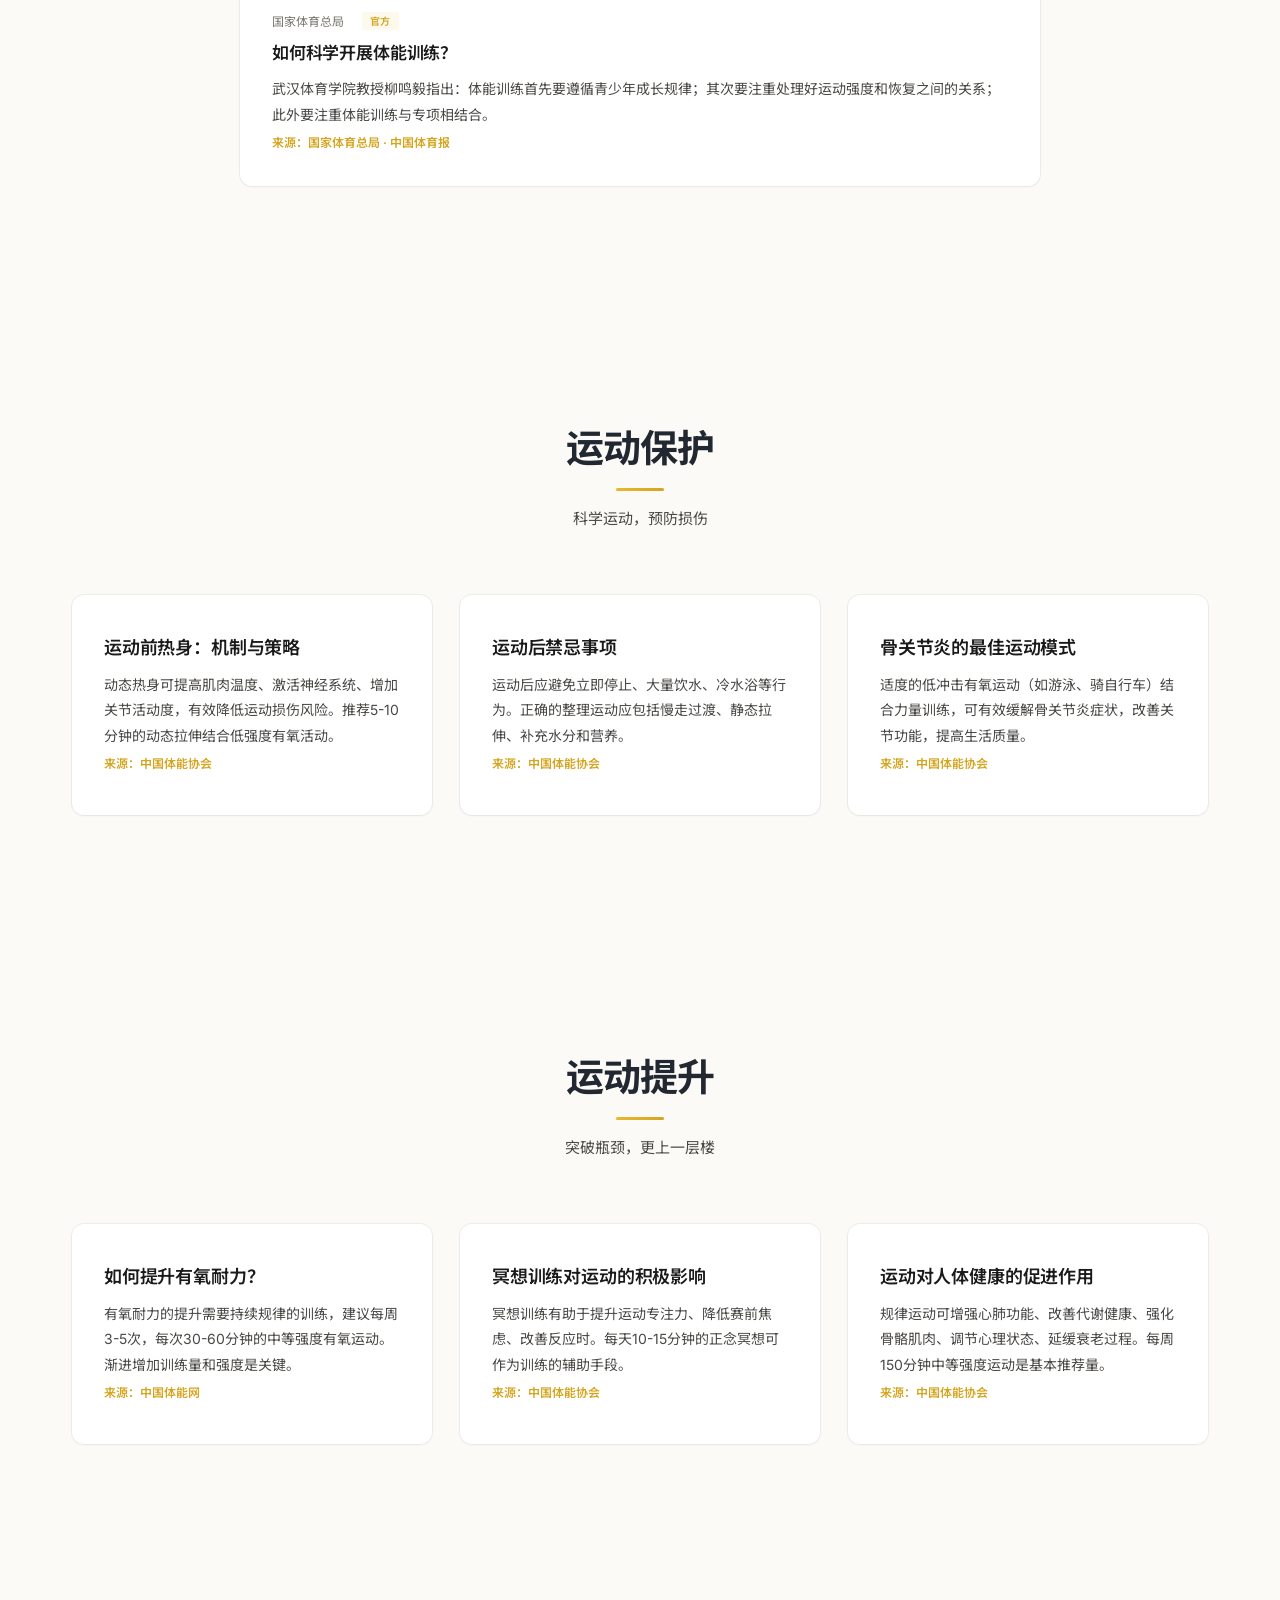
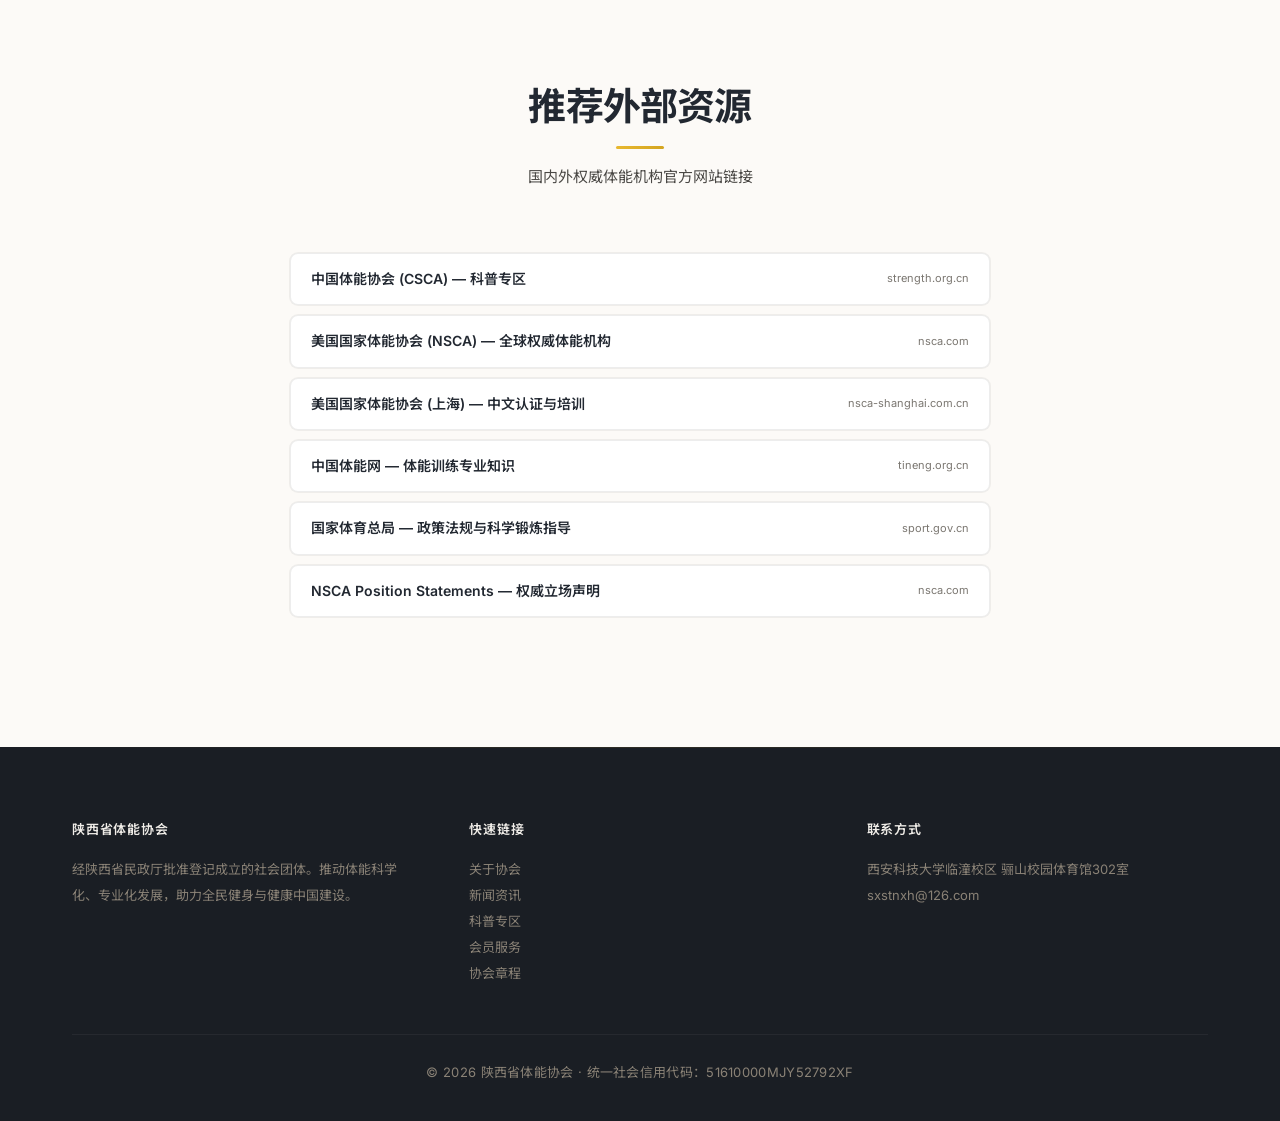
<file: science.html>
﻿<!DOCTYPE html>
<html lang="zh-CN">
<head>
  <meta charset="UTF-8">
  <meta name="viewport" content="width=device-width, initial-scale=1.0">
  <title>科普专区 — 陕西省体能协会</title>
  <meta name="description" content="体能科普知识，涵盖体能训练、运动保护、运动提升等权威内容。">
  <link rel="icon" href="images/logo.jpg" type="image/jpeg">
  <link rel="canonical" href="https://haonl-7.github.io/sxptxh/science.html">
  <meta property="og:title" content="科普专区 — 陕西省体能协会">
  <meta property="og:description" content="科学体能训练知识普及，收录国内外权威机构专业资料。">
  <meta property="og:image" content="https://haonl-7.github.io/sxptxh/images/logo.jpg">
  <meta property="og:url" content="https://haonl-7.github.io/sxptxh/science.html">
  <meta property="og:type" content="website">
  <meta name="twitter:card" content="summary_large_image">
  <link rel="stylesheet" href="css/style.css">
  <style>
    .ref-link {
      display: inline-block;
      font-size: 12px;
      color: var(--yellow-dk);
      margin-top: 6px;
      font-weight: 600;
    }
    .ref-link:hover { text-decoration: underline; }
    .src-tag {
      display: inline-block;
      font-size: 10px;
      font-weight: 600;
      background: var(--yellow-lt);
      color: var(--yellow-dk);
      padding: 1px 8px;
      border-radius: 3px;
      margin-left: 6px;
    }
    .divider {
      border: none;
      border-top: 1px solid var(--line);
      margin: 48px 0;
    }
    .external-links { margin-top: 24px; }
    .external-links a {
      display: flex;
      align-items: center;
      justify-content: space-between;
      padding: 14px 20px;
      background: var(--white);
      border: 1px solid var(--line);
      border-radius: 8px;
      margin-bottom: 10px;
      transition: var(--t);
    }
    .external-links a:hover { border-color: var(--yellow); }
    .external-links a .title { font-weight: 600; font-size: 14px; color: var(--carbon); }
    .external-links a .from { font-size: 11px; color: var(--gray); }
  </style>
</head>
<body>

  <a class="skip-link" href="#main-content">跳到主要内容</a>

  <div class="top-bar">
    <div class="container">
      <a href="mailto:sxstnxh@126.com">sxstnxh@126.com</a>
      <a href="contact.html">联系我们</a>
    </div>
  </div>

  <header>
    <div class="container">
      <div class="logo">
        <img src="images/logo.jpg" alt="陕西省体能协会">
        <div class="logo-text">
          <h1>陕西省体能协会</h1>
          <span>Shaanxi Physical Fitness Association</span>
        </div>
      </div>
      <button class="menu-toggle" onclick="document.querySelector('nav ul').classList.toggle('show')">&#9776;</button>
      <nav>
        <ul>
          <li><a href="index.html">首页</a></li>
          <li><a href="about.html">关于协会</a></li>
          <li><a href="news.html">新闻资讯</a></li>
          <li><a href="science.html" class="active">科普专区</a></li>
          <li><a href="services.html">会员服务</a></li>
          <li><a href="members.html">会员单位</a></li>
          <li><a href="contact.html">联系我们</a></li>
        </ul>
      </nav>
    </div>
  </header>

  <section class="page-banner" id="main-content">
    <h2>科普专区</h2>
    <p>科学体能训练知识普及 · 收录国内外权威机构专业资料</p>
  </section>

  <div class="breadcrumb"><div class="container"><a href="index.html">首页</a> &rsaquo; <span>科普专区</span></div></div>

  <!-- ========== 体能训练 ========== -->
  <section class="section">
    <div class="container">
      <div class="section-hd">
        <h2>体能训练</h2>
        <div class="section-divider"></div>
        <p>科学训练方法，提升运动表现</p>
      </div>
      <div class="news-list">
        <div class="news-item">
          <div class="news-meta"><span>中国体能协会</span><span class="src-tag">CSCA</span></div>
          <h4>儿童与成人体能训练大不同，你真的了解吗？</h4>
          <p>儿童体能训练应以游戏化和多样化为主，注重基础运动技能的发展；成人体能训练则更侧重力量、耐力、柔韧等专项提升。两者在训练强度、恢复时间、动作选择上均有显著差异。</p>
          <a class="ref-link" href="https://www.strength.org.cn/" target="_blank">来源：中国体能协会 (strength.org.cn)</a>
        </div>
        <div class="news-item">
          <div class="news-meta"><span>中国体能协会</span><span class="src-tag">CSCA</span></div>
          <h4>"营养补充"——提升体能的关键</h4>
          <p>合理的营养补充是体能训练的重要支撑。训练前补充碳水化合物提供能量，训练后补充蛋白质促进肌肉修复，日常注意维生素和矿物质的均衡摄入。</p>
          <a class="ref-link" href="https://www.strength.org.cn/" target="_blank">来源：中国体能协会 (strength.org.cn)</a>
        </div>
        <div class="news-item">
          <div class="news-meta"><span>中国体能协会</span><span class="src-tag">CSCA</span></div>
          <h4>有氧运动 vs 无氧运动</h4>
          <p>有氧运动（如跑步、游泳）以脂肪和糖原有氧代谢供能，适合提升心肺耐力；无氧运动（如举重、短跑）以糖酵解供能为主，适合提升力量和爆发力。两者结合效果最佳。</p>
          <a class="ref-link" href="https://www.strength.org.cn/" target="_blank">来源：中国体能协会 (strength.org.cn)</a>
        </div>
        <div class="news-item">
          <div class="news-meta"><span>中国体能协会</span><span class="src-tag">CSCA</span></div>
          <h4>科学的体能训练方法 —— 遵循FITT原则</h4>
          <p>科学的体能训练应遵循FITT原则（频率、强度、时间、类型），循序渐进，个性化设计。训练前充分热身，训练后拉伸放松，合理安排休息恢复日。</p>
          <a class="ref-link" href="https://www.strength.org.cn/" target="_blank">来源：中国体能协会 (strength.org.cn)</a>
        </div>
        <div class="news-item">
          <div class="news-meta"><span>国家体育总局</span><span class="src-tag">官方</span></div>
          <h4>如何科学开展体能训练？</h4>
          <p>武汉体育学院教授柳鸣毅指出：体能训练首先要遵循青少年成长规律；其次要注重处理好运动强度和恢复之间的关系；此外要注重体能训练与专项相结合。</p>
          <a class="ref-link" href="https://www.sport.gov.cn/n20001280/n20067626/n20067861/c25832988/content.html" target="_blank">来源：国家体育总局 · 中国体育报</a>
        </div>
      </div>
    </div>
  </section>

  <!-- ========== 运动保护 ========== -->
  <section class="section section-bg">
    <div class="container">
      <div class="section-hd">
        <h2>运动保护</h2>
        <div class="section-divider"></div>
        <p>科学运动，预防损伤</p>
      </div>
      <div class="grid-3">
        <div class="card">
          <h4>运动前热身：机制与策略</h4>
          <p>动态热身可提高肌肉温度、激活神经系统、增加关节活动度，有效降低运动损伤风险。推荐5-10分钟的动态拉伸结合低强度有氧活动。</p>
          <a class="ref-link" href="https://www.strength.org.cn/" target="_blank">来源：中国体能协会</a>
        </div>
        <div class="card">
          <h4>运动后禁忌事项</h4>
          <p>运动后应避免立即停止、大量饮水、冷水浴等行为。正确的整理运动应包括慢走过渡、静态拉伸、补充水分和营养。</p>
          <a class="ref-link" href="https://www.strength.org.cn/" target="_blank">来源：中国体能协会</a>
        </div>
        <div class="card">
          <h4>骨关节炎的最佳运动模式</h4>
          <p>适度的低冲击有氧运动（如游泳、骑自行车）结合力量训练，可有效缓解骨关节炎症状，改善关节功能，提高生活质量。</p>
          <a class="ref-link" href="https://www.strength.org.cn/" target="_blank">来源：中国体能协会</a>
        </div>
      </div>
    </div>
  </section>

  <!-- ========== 运动提升 ========== -->
  <section class="section">
    <div class="container">
      <div class="section-hd">
        <h2>运动提升</h2>
        <div class="section-divider"></div>
        <p>突破瓶颈，更上一层楼</p>
      </div>
      <div class="grid-3">
        <div class="card">
          <h4>如何提升有氧耐力？</h4>
          <p>有氧耐力的提升需要持续规律的训练，建议每周3-5次，每次30-60分钟的中等强度有氧运动。渐进增加训练量和强度是关键。</p>
          <a class="ref-link" href="https://www.tineng.org.cn/" target="_blank">来源：中国体能网</a>
        </div>
        <div class="card">
          <h4>冥想训练对运动的积极影响</h4>
          <p>冥想训练有助于提升运动专注力、降低赛前焦虑、改善反应时。每天10-15分钟的正念冥想可作为训练的辅助手段。</p>
          <a class="ref-link" href="https://www.strength.org.cn/" target="_blank">来源：中国体能协会</a>
        </div>
        <div class="card">
          <h4>运动对人体健康的促进作用</h4>
          <p>规律运动可增强心肺功能、改善代谢健康、强化骨骼肌肉、调节心理状态、延缓衰老过程。每周150分钟中等强度运动是基本推荐量。</p>
          <a class="ref-link" href="https://www.strength.org.cn/" target="_blank">来源：中国体能协会</a>
        </div>
      </div>
    </div>
  </section>

  <!-- ========== 推荐外部资源 ========== -->
  <section class="section section-bg">
    <div class="container">
      <div class="section-hd">
        <h2>推荐外部资源</h2>
        <div class="section-divider"></div>
        <p>国内外权威体能机构官方网站链接</p>
      </div>
      <div style="max-width: 700px; margin: 0 auto;" class="external-links">
        <a href="https://www.strength.org.cn/" target="_blank">
          <span class="title">中国体能协会 (CSCA) — 科普专区</span>
          <span class="from">strength.org.cn</span>
        </a>
        <a href="https://www.nsca.com/" target="_blank">
          <span class="title">美国国家体能协会 (NSCA) — 全球权威体能机构</span>
          <span class="from">nsca.com</span>
        </a>
        <a href="https://www.nsca-shanghai.com.cn/" target="_blank">
          <span class="title">美国国家体能协会 (上海) — 中文认证与培训</span>
          <span class="from">nsca-shanghai.com.cn</span>
        </a>
        <a href="https://www.tineng.org.cn/" target="_blank">
          <span class="title">中国体能网 — 体能训练专业知识</span>
          <span class="from">tineng.org.cn</span>
        </a>
        <a href="https://www.sport.gov.cn/" target="_blank">
          <span class="title">国家体育总局 — 政策法规与科学锻炼指导</span>
          <span class="from">sport.gov.cn</span>
        </a>
        <a href="https://www.nsca.com/about/position-statements/" target="_blank">
          <span class="title">NSCA Position Statements — 权威立场声明</span>
          <span class="from">nsca.com</span>
        </a>
      </div>
    </div>
  </section>

  <footer>
    <div class="container">
      <div class="grid-3">
        <div>
          <h4>陕西省体能协会</h4>
          <p>经陕西省民政厅批准登记成立的社会团体。推动体能科学化、专业化发展，助力全民健身与健康中国建设。</p>
        </div>
        <div>
          <h4>快速链接</h4>
          <ul>
            <li><a href="about.html">关于协会</a></li>
            <li><a href="news.html">新闻资讯</a></li>
            <li><a href="science.html">科普专区</a></li>
            <li><a href="services.html">会员服务</a></li>
            <li><a href="charter.html">协会章程</a></li>
          </ul>
        </div>
        <div>
          <h4>联系方式</h4>
          <p>西安科技大学临潼校区 骊山校园体育馆302室</p>
          <p>sxstnxh@126.com</p>
        </div>
      </div>
    </div>
    <div class="container">
      <div class="footer-btm">
        <p>&copy; <span id="copyright-year">2025</span> 陕西省体能协会 &middot; 统一社会信用代码：51610000MJY52792XF</p>
      </div>
    </div>
  </footer>

<script src="js/main.js"></script>
</body>
</html>
</file>
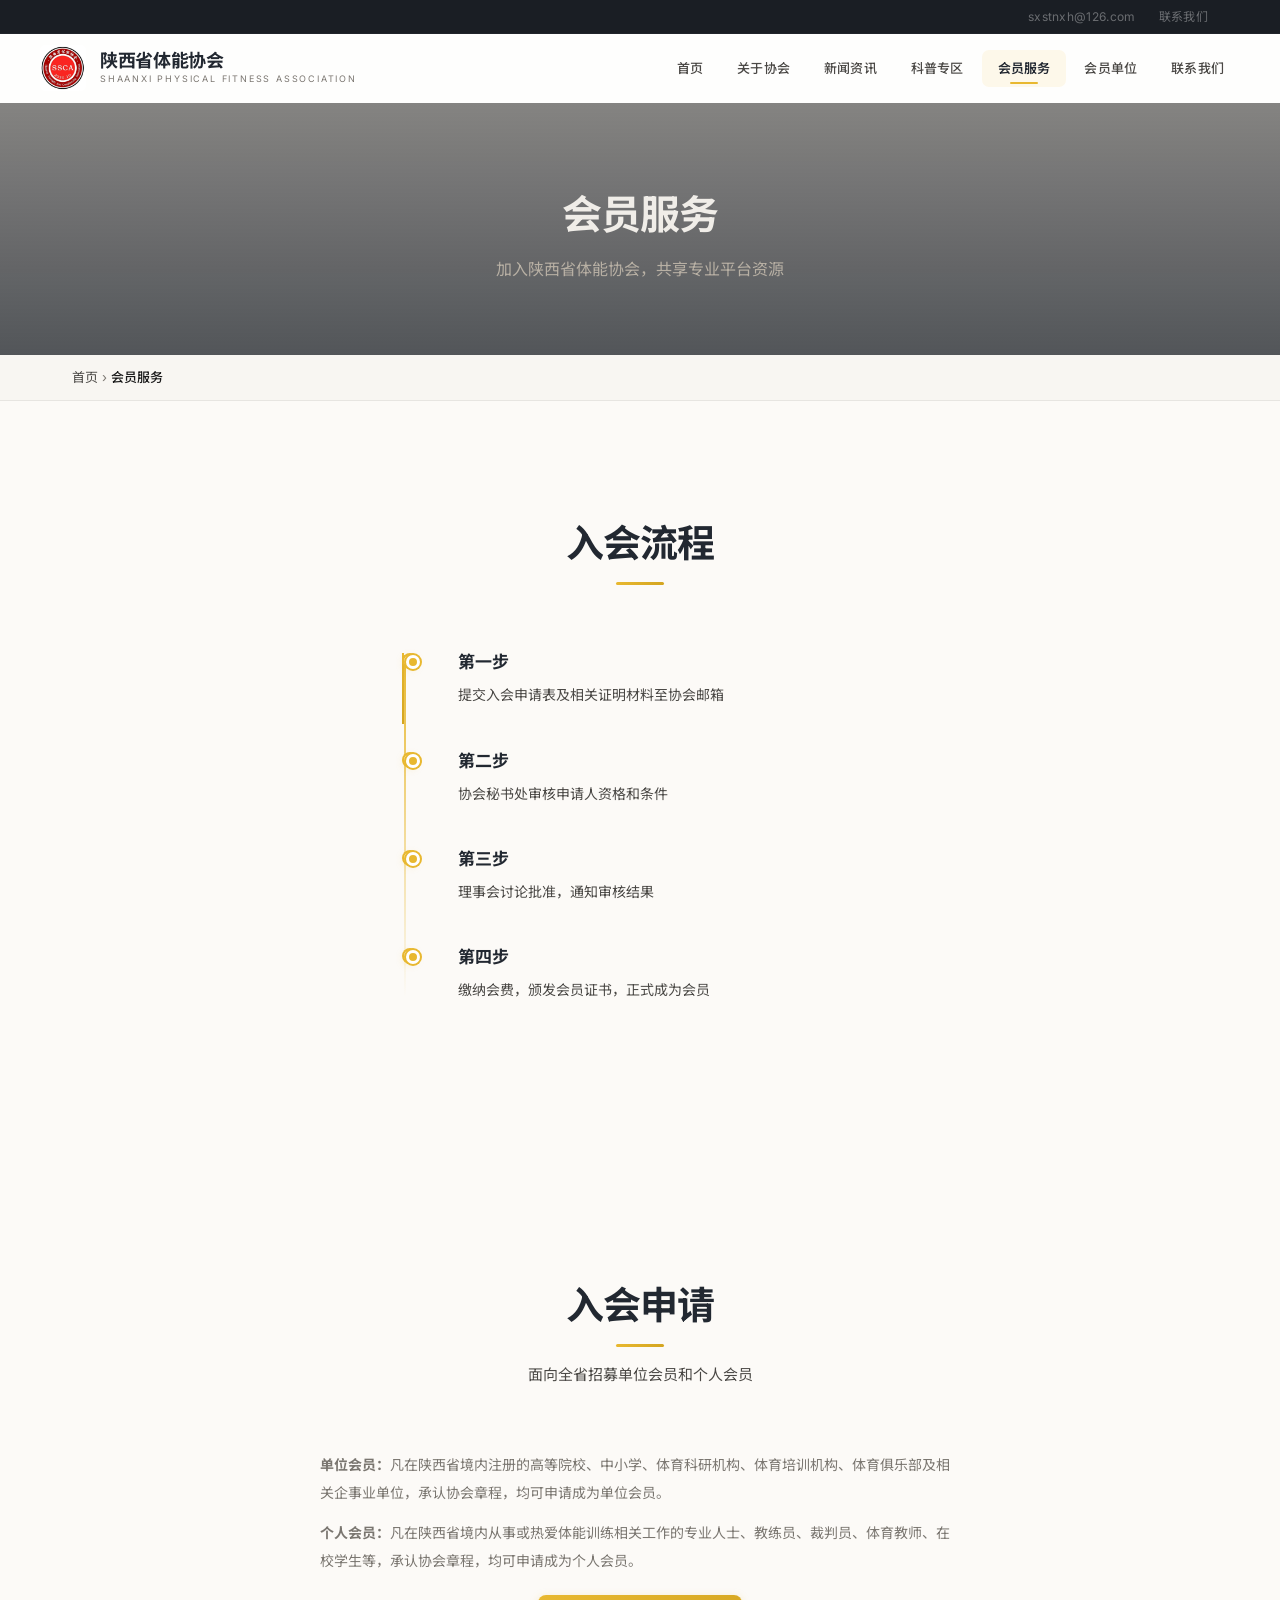
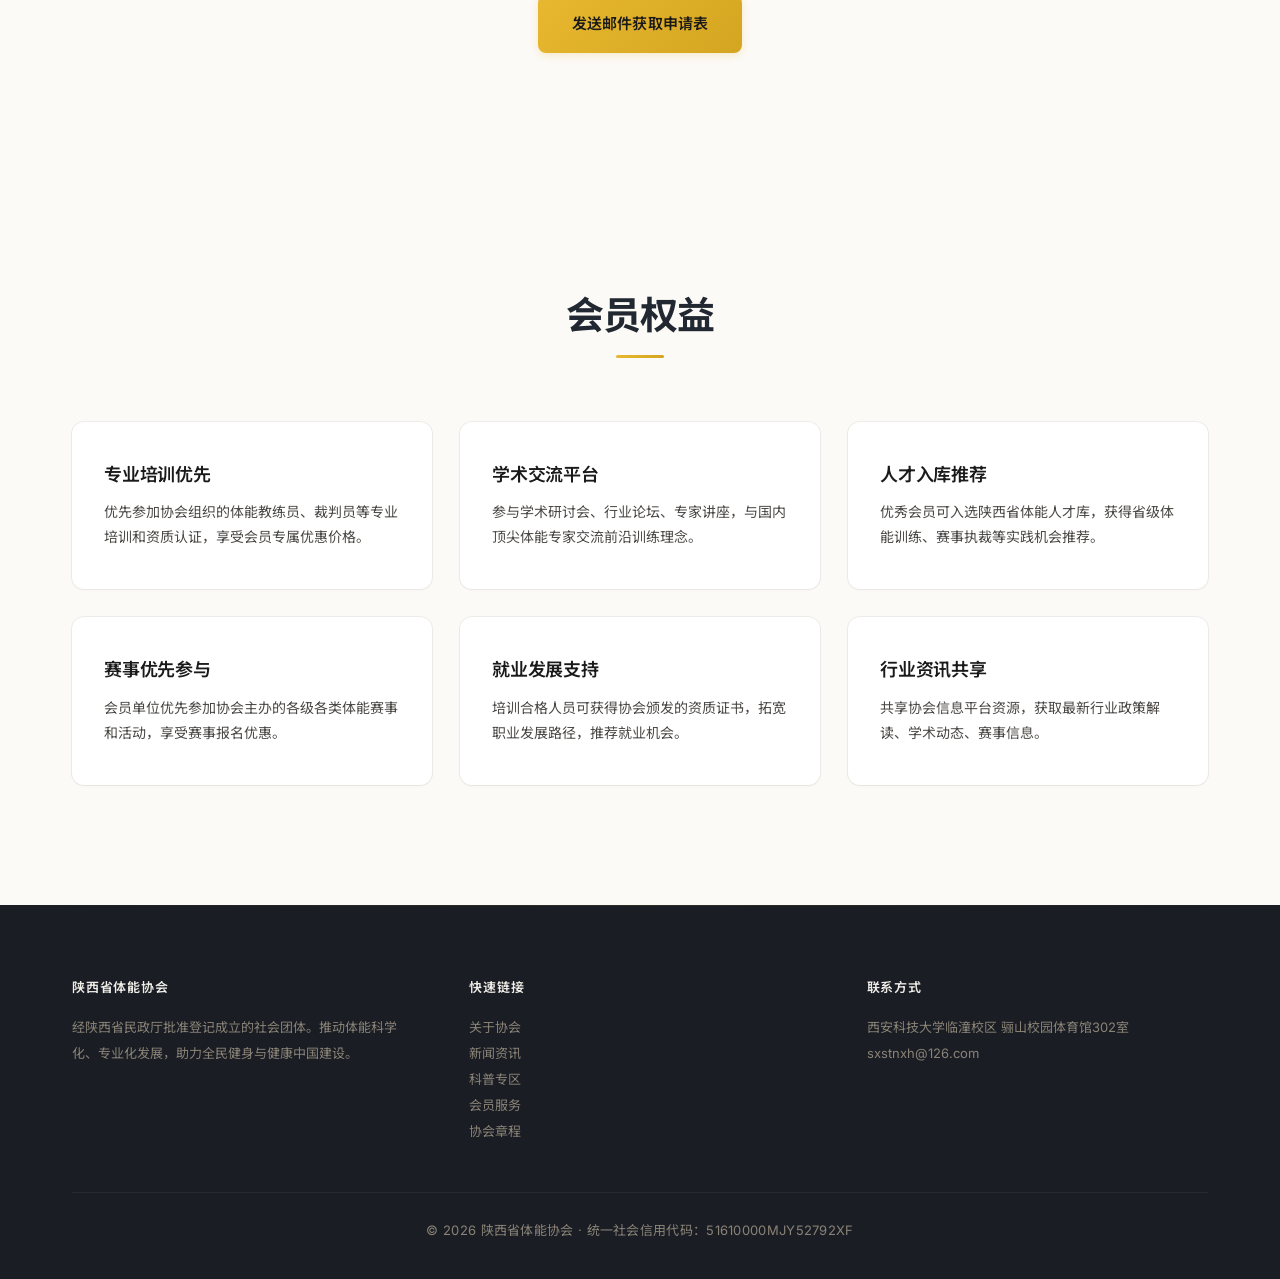
<file: services.html>
﻿<!DOCTYPE html>
<html lang="zh-CN">
<head>
  <meta charset="UTF-8">
  <meta name="viewport" content="width=device-width, initial-scale=1.0">
  <title>会员服务 — 陕西省体能协会</title>
  <meta name="description" content="陕西省体能协会会员服务，入会流程、会员权益。">
  <link rel="icon" href="images/logo.jpg" type="image/jpeg">
  <link rel="canonical" href="https://haonl-7.github.io/sxptxh/services.html">
  <meta property="og:title" content="会员服务 — 陕西省体能协会">
  <meta property="og:description" content="加入陕西省体能协会，共享专业平台资源。入会流程、会员权益。">
  <meta property="og:image" content="https://haonl-7.github.io/sxptxh/images/logo.jpg">
  <meta property="og:url" content="https://haonl-7.github.io/sxptxh/services.html">
  <meta property="og:type" content="website">
  <meta name="twitter:card" content="summary_large_image">
  <link rel="stylesheet" href="css/style.css">
</head>
<body>

  <a class="skip-link" href="#main-content">跳到主要内容</a>

  <div class="top-bar">
    <div class="container">
      <a href="mailto:sxstnxh@126.com">sxstnxh@126.com</a>
      <a href="contact.html">联系我们</a>
    </div>
  </div>

  <header>
    <div class="container">
      <div class="logo">
        <img src="images/logo.jpg" alt="陕西省体能协会">
        <div class="logo-text">
          <h1>陕西省体能协会</h1>
          <span>Shaanxi Physical Fitness Association</span>
        </div>
      </div>
      <button class="menu-toggle" onclick="document.querySelector('nav ul').classList.toggle('show')">&#9776;</button>
      <nav>
        <ul>
          <li><a href="index.html">首页</a></li>
          <li><a href="about.html">关于协会</a></li>
          <li><a href="news.html">新闻资讯</a></li>
          <li><a href="science.html">科普专区</a></li>
          <li><a href="services.html" class="active">会员服务</a></li>
          <li><a href="members.html">会员单位</a></li>
          <li><a href="contact.html">联系我们</a></li>
        </ul>
      </nav>
    </div>
  </header>

  <section class="page-banner" id="main-content">
    <h2>会员服务</h2>
    <p>加入陕西省体能协会，共享专业平台资源</p>
  </section>

  <div class="breadcrumb"><div class="container"><a href="index.html">首页</a> &rsaquo; <span>会员服务</span></div></div>

  <!-- 入会流程 -->
  <section class="section section-bg">
    <div class="container">
      <div class="section-hd">
        <h2>入会流程</h2>
        <div class="section-divider"></div>
      </div>
      <div class="timeline" style="max-width: 500px;">
        <div class="timeline-item">
          <div class="yr">第一步</div>
          <p>提交入会申请表及相关证明材料至协会邮箱</p>
        </div>
        <div class="timeline-item">
          <div class="yr">第二步</div>
          <p>协会秘书处审核申请人资格和条件</p>
        </div>
        <div class="timeline-item">
          <div class="yr">第三步</div>
          <p>理事会讨论批准，通知审核结果</p>
        </div>
        <div class="timeline-item">
          <div class="yr">第四步</div>
          <p>缴纳会费，颁发会员证书，正式成为会员</p>
        </div>
      </div>
    </div>
  </section>

  <!-- 入会方式 -->
  <section class="section">
    <div class="container">
      <div class="section-hd">
        <h2>入会申请</h2>
        <div class="section-divider"></div>
        <p>面向全省招募单位会员和个人会员</p>
      </div>
      <div style="max-width: 640px; margin: 0 auto; font-size: 14px; color: var(--gray); line-height: 2;">
        <p><strong>单位会员：</strong>凡在陕西省境内注册的高等院校、中小学、体育科研机构、体育培训机构、体育俱乐部及相关企事业单位，承认协会章程，均可申请成为单位会员。</p>
        <p style="margin-top: 12px;"><strong>个人会员：</strong>凡在陕西省境内从事或热爱体能训练相关工作的专业人士、教练员、裁判员、体育教师、在校学生等，承认协会章程，均可申请成为个人会员。</p>
        <p style="margin-top: 20px; text-align: center;">
          <a href="mailto:sxstnxh@126.com" class="btn btn-primary">发送邮件获取申请表</a>
        </p>
      </div>
    </div>
  </section>

  <!-- 会员权益 -->
  <section class="section section-bg">
    <div class="container">
      <div class="section-hd">
        <h2>会员权益</h2>
        <div class="section-divider"></div>
      </div>
      <div class="grid-3">
        <div class="card">
          <h4>专业培训优先</h4>
          <p>优先参加协会组织的体能教练员、裁判员等专业培训和资质认证，享受会员专属优惠价格。</p>
        </div>
        <div class="card">
          <h4>学术交流平台</h4>
          <p>参与学术研讨会、行业论坛、专家讲座，与国内顶尖体能专家交流前沿训练理念。</p>
        </div>
        <div class="card">
          <h4>人才入库推荐</h4>
          <p>优秀会员可入选陕西省体能人才库，获得省级体能训练、赛事执裁等实践机会推荐。</p>
        </div>
        <div class="card">
          <h4>赛事优先参与</h4>
          <p>会员单位优先参加协会主办的各级各类体能赛事和活动，享受赛事报名优惠。</p>
        </div>
        <div class="card">
          <h4>就业发展支持</h4>
          <p>培训合格人员可获得协会颁发的资质证书，拓宽职业发展路径，推荐就业机会。</p>
        </div>
        <div class="card">
          <h4>行业资讯共享</h4>
          <p>共享协会信息平台资源，获取最新行业政策解读、学术动态、赛事信息。</p>
        </div>
      </div>
    </div>
  </section>

  <footer>
    <div class="container">
      <div class="grid-3">
        <div>
          <h4>陕西省体能协会</h4>
          <p>经陕西省民政厅批准登记成立的社会团体。推动体能科学化、专业化发展，助力全民健身与健康中国建设。</p>
        </div>
        <div>
          <h4>快速链接</h4>
          <ul>
            <li><a href="about.html">关于协会</a></li>
            <li><a href="news.html">新闻资讯</a></li>
            <li><a href="science.html">科普专区</a></li>
            <li><a href="services.html">会员服务</a></li>
            <li><a href="charter.html">协会章程</a></li>
          </ul>
        </div>
        <div>
          <h4>联系方式</h4>
          <p>西安科技大学临潼校区 骊山校园体育馆302室</p>
          <p>sxstnxh@126.com</p>
        </div>
      </div>
    </div>
    <div class="container">
      <div class="footer-btm">
        <p>&copy; <span id="copyright-year">2025</span> 陕西省体能协会 &middot; 统一社会信用代码：51610000MJY52792XF</p>
      </div>
    </div>
  </footer>

<script src="js/main.js"></script>
</body>
</html>
</file>
<file: css/style.css>
/* =============================================
   陕西省体能协会 — Awwwards-Level Redesign
   Warm Gold · Deep Slate · Airy Whitespace
   ============================================= */

@import url('https://fonts.googleapis.com/css2?family=Inter:wght@300;400;500;600;700;800;900&family=Noto+Sans+SC:wght@300;400;500;600;700;800;900&family=Playfair+Display:ital,wght@0,600;0,700;0,800;1,600&display=swap');

:root {
  /* ── Primary Palette — Warm Gold + Deep Slate ── */
  --gold:          #E8B830;
  --gold-warm:     #D4A520;
  --gold-light:    #F5DE8A;
  --gold-lt-bg:    rgba(232,184,48,0.09);
  --gold-glow:     rgba(232,184,48,0.25);
  --on-primary:    #1A1A1A;

  /* Dark canvas — sophisticated warm slate, not pure black */
  --slate-900:     #13161A;
  --slate-800:     #1A1E24;
  --slate-700:     #222831;
  --slate-600:     #2D333D;
  --slate-500:     #3D4450;
  --slate-400:     #556070;

  /* Surfaces — warm off-white */
  --white:         #FFFFFF;
  --bg-warm:       #F8F6F2;
  --bg-warm-2:     #F3F0EA;
  --bg-body:       #FCFAF7;
  --line-warm:     rgba(0,0,0,0.07);
  --line-warm-2:   rgba(0,0,0,0.04);

  /* Text on dark — creamy, not pure white */
  --text-primary:  #F0EDE8;
  --text-secondary:#B8B0A4;
  --text-muted:    #8A8276;
  --text-subtle:   #6A645C;

  /* Text on light */
  --ink:           #1A1A1A;
  --ink-secondary: #4A4845;
  --ink-muted:     #7A7670;

  /* Borders */
  --hairline-white:  rgba(255,255,255,0.08);
  --hairline-subtle: rgba(255,255,255,0.04);
  --border-light:    rgba(0,0,0,0.06);

  /* Shadows — warm, layered, premium */
  --shadow-border:   0 0 0 1px rgba(0,0,0,0.05);
  --shadow-card:     0 1px 3px rgba(0,0,0,0.04), 0 0 0 1px rgba(0,0,0,0.05);
  --shadow-card-lg:  0 4px 12px rgba(0,0,0,0.06), 0 0 0 1px rgba(0,0,0,0.05);
  --shadow-card-hov: 0 8px 28px rgba(0,0,0,0.08), 0 0 0 1px rgba(232,184,48,0.12);
  --shadow-sm:       0 1px 2px rgba(0,0,0,0.04);
  --shadow-elevated: 0 12px 40px rgba(0,0,0,0.10), 0 0 0 1px rgba(0,0,0,0.06);

  /* Legacy aliases for backwards compat */
  --yellow:         var(--gold);
  --yellow-active:  var(--gold-warm);
  --yellow-lt:      var(--gold-lt-bg);
  --carbon:         var(--slate-700);
  --canvas-dark:    var(--slate-900);
  --surface-dark:   var(--slate-700);
  --surface-elevated: var(--slate-600);
  --black:          var(--slate-900);
  --gray:           var(--ink-muted);
  --gray-lt:        var(--ink-secondary);
  --yellow-dk:      var(--gold-warm);
  --carbon-lt:      var(--slate-600);
  --body-dark:      var(--text-primary);
  --muted:          var(--text-muted);
  --muted-strong:   var(--text-secondary);
  --bg:             var(--bg-warm);
  --line:           var(--line-warm);

  /* Typography */
  --font-display:   'Playfair Display', 'Georgia', 'Times New Roman', serif;

  /* Easing */
  --ease:           cubic-bezier(0.4, 0, 0.2, 1);
  --ease-spring:    cubic-bezier(0.34, 1.56, 0.64, 1);
  --ease-out:       cubic-bezier(0.22, 0.61, 0.36, 1);

  /* Spacing scale */
  --space-xs: 6px;
  --space-sm: 12px;
  --space-md: 24px;
  --space-lg: 48px;
  --space-xl: 80px;
  --space-2xl: 120px;
}

/* ── Reset ── */
*, *::before, *::after { margin:0; padding:0; box-sizing:border-box; }
html { scroll-behavior:smooth; }

body {
  font-family: 'Inter', 'Noto Sans SC', system-ui, sans-serif;
  color: var(--ink);
  background: var(--bg-body);
  -webkit-font-smoothing: antialiased;
  -moz-osx-font-smoothing: grayscale;
  line-height: 1.6;
  opacity: 0;
}
body.page-entering {
  animation: pageIn 0.4s var(--ease) both;
}

a { text-decoration:none; color:inherit; }
ul { list-style:none; }
img { max-width:100%; height:auto; display:block; }

.container { max-width:1200px; margin:0 auto; padding:0 32px; }

/* ── Selection ── */
::selection {
  background: var(--gold);
  color: var(--on-primary);
}

/* ── Scrollbar ── */
::-webkit-scrollbar { width: 8px; }
::-webkit-scrollbar-track { background: var(--bg-warm); }
::-webkit-scrollbar-thumb { background: var(--ink-muted); border-radius: 4px; }
::-webkit-scrollbar-thumb:hover { background: var(--ink-secondary); }

/* ====== SKIP LINK ====== */
.skip-link {
  position: absolute;
  top: -100px;
  left: 0;
  background: var(--gold);
  color: var(--on-primary);
  padding: 8px 16px;
  z-index: 9999;
  font-weight: 700;
  font-size: 14px;
  border-radius: 0 0 6px 6px;
  transition: top 0.2s;
}
.skip-link:focus {
  top: 0;
  color: var(--on-primary);
}

/* ====== TOP BAR ====== */
.top-bar {
  background: var(--slate-800);
  text-align: right;
  padding: 7px 32px;
  font-size: 12px;
  color: rgba(255,255,255,0.35);
  letter-spacing: 0.3px;
  border-bottom: 1px solid rgba(255,255,255,0.03);
}

.top-bar a {
  color: inherit;
  margin-left: 20px;
  transition: color 0.3s var(--ease);
  position: relative;
}

.top-bar a:hover {
  color: var(--gold-light);
}

/* ====== HEADER — Enhanced Glassmorphism ====== */
header {
  position: sticky;
  top: 0;
  z-index: 1000;
  background: rgba(255,255,255,0.75);
  backdrop-filter: blur(20px) saturate(1.2);
  -webkit-backdrop-filter: blur(20px) saturate(1.2);
  border-bottom: 1px solid transparent;
  transition: border-color 0.3s var(--ease), box-shadow 0.4s var(--ease), background 0.3s var(--ease);
}

header.scrolled {
  border-bottom-color: var(--line-warm);
  background: rgba(255,255,255,0.88);
  box-shadow: 0 1px 3px rgba(0,0,0,0.04);
}

header .container {
  display: flex;
  justify-content: space-between;
  align-items: center;
  padding: 6px 0;
  height: 68px;
}

.logo {
  display: flex;
  align-items: center;
  gap: 14px;
  flex-shrink: 0;
}

.logo img {
  height: 46px;
  border-radius: 6px;
  transition: transform 0.3s var(--ease);
}

.logo:hover img {
  transform: scale(1.03);
}

.logo-text h1 {
  font-size: 18px;
  font-weight: 700;
  color: var(--slate-700);
  line-height: 1.2;
  letter-spacing: -0.02em;
}

.logo-text span {
  font-size: 9px;
  color: var(--ink-muted);
  letter-spacing: 1.8px;
  text-transform: uppercase;
  display: block;
  margin-top: 1px;
}

/* ── Nav ── */
nav ul {
  display: flex;
  gap: 2px;
  align-items: center;
}

nav ul li a {
  display: block;
  padding: 8px 16px;
  font-size: 13px;
  font-weight: 500;
  color: var(--ink-secondary);
  border-radius: 7px;
  transition: all 0.3s var(--ease);
  position: relative;
  letter-spacing: 0.2px;
}

nav ul li a:hover {
  color: var(--gold-warm);
  background: rgba(212,165,32,0.06);
}

nav ul li a.active {
  color: var(--slate-700);
  font-weight: 600;
  background: var(--gold-lt-bg);
}

nav ul li a::after {
  content: '';
  position: absolute;
  bottom: 3px;
  left: 50%;
  width: 0;
  height: 2px;
  background: var(--gold);
  border-radius: 2px;
  transition: all 0.35s var(--ease-out);
  transform: translateX(-50%);
  opacity: 0;
}

nav ul li a:hover::after {
  width: 28px;
  opacity: 1;
}

nav ul li a.active::after {
  width: 28px;
  opacity: 1;
}

.menu-toggle {
  display: none;
  background: none;
  border: none;
  font-size: 22px;
  cursor: pointer;
  padding: 10px;
  color: var(--slate-700);
  border-radius: 8px;
  transition: background 0.2s;
}

.menu-toggle:hover {
  background: var(--bg-warm);
}

/* ====== HERO — Clean Impact ====== */
.hero {
  position: relative;
  background:
    linear-gradient(180deg, rgba(13,13,13,0.55) 0%, rgba(26,30,36,0.8) 70%, var(--slate-800) 100%),
    url('https://images.unsplash.com/photo-1571019614242-c5c5dee9f50b?w=1400&q=80') center/cover no-repeat;
  padding: 140px 0 120px;
  overflow: hidden;
}

.hero .container {
  position: relative;
  z-index: 1;
  text-align: left;
}

.hero .overline {
  display: inline-flex;
  align-items: center;
  gap: 8px;
  font-size: 11px;
  font-weight: 600;
  color: var(--gold-light);
  letter-spacing: 3px;
  text-transform: uppercase;
  margin-bottom: 24px;
  padding: 6px 16px;
  background: rgba(232,184,48,0.08);
  border-radius: 6px;
  border: 1px solid rgba(232,184,48,0.10);
}

.hero .overline::before {
  content: '';
  width: 4px;
  height: 4px;
  border-radius: 50%;
  background: var(--gold);
  display: inline-block;
}

.hero h1 {
  font-size: 56px;
  font-weight: 800;
  color: var(--text-primary);
  line-height: 1.08;
  letter-spacing: -0.03em;
  margin-bottom: 24px;
  max-width: 700px;
}

.hero h1 em {
  font-style: normal;
  color: var(--gold);
}

.hero p {
  font-size: 17px;
  color: var(--text-secondary);
  line-height: 1.8;
  margin-bottom: 36px;
  max-width: 520px;
  font-weight: 400;
}

.hero-actions {
  display: flex;
  gap: 16px;
}

/* ====== BUTTONS ====== */
.btn {
  display: inline-flex;
  align-items: center;
  justify-content: center;
  gap: 8px;
  padding: 14px 34px;
  border-radius: 8px;
  font-size: 15px;
  font-weight: 600;
  transition: all 0.3s var(--ease);
  cursor: pointer;
  border: none;
  position: relative;
  overflow: hidden;
  letter-spacing: 0.2px;
}

.btn-primary {
  background: linear-gradient(135deg, var(--gold), var(--gold-warm));
  color: var(--on-primary);
  box-shadow: 0 2px 8px rgba(232,184,48,0.25);
}

.btn-primary:hover {
  transform: translateY(-2px);
  box-shadow: 0 6px 20px rgba(232,184,48,0.35);
}

.btn-primary:active {
  transform: translateY(0);
  box-shadow: 0 2px 6px rgba(232,184,48,0.2);
}

.btn-ghost {
  background: rgba(255,255,255,0.04);
  color: var(--text-primary);
  border: 1px solid var(--hairline-white);
  backdrop-filter: blur(4px);
}

.btn-ghost:hover {
  background: rgba(255,255,255,0.10);
  border-color: rgba(255,255,255,0.20);
  color: var(--white);
  transform: translateY(-2px);
  box-shadow: 0 4px 16px rgba(0,0,0,0.15);
}

/* Button ripple */
.ripple {
  position: absolute;
  border-radius: 50%;
  background: rgba(255,255,255,0.3);
  transform: scale(0);
  animation: rippleOut 0.6s ease-out forwards;
  pointer-events: none;
}

.btn-primary .ripple {
  background: rgba(0,0,0,0.15);
}

@keyframes rippleOut {
  to { transform: scale(4); opacity: 0; }
}

/* ====== STATS BAR ====== */
.stats-bar {
  background: var(--slate-800);
  padding: 0;
  position: relative;
  border-top: 1px solid rgba(255,255,255,0.05);
}

.stats-bar .container {
  display: grid;
  grid-template-columns: repeat(4, 1fr);
}

.stat-cell {
  text-align: center;
  padding: 36px 16px;
  border-right: 1px solid rgba(255,255,255,0.04);
  position: relative;
  transition: background 0.3s var(--ease);
}

.stat-cell:last-child {
  border-right: none;
}

.stat-cell:hover {
  background: rgba(255,255,255,0.02);
}

.stat-num {
  font-size: 36px;
  font-weight: 700;
  font-family: 'Inter', sans-serif;
  color: var(--gold);
  line-height: 1;
  margin-bottom: 6px;
  letter-spacing: -0.03em;
}

.stat-plus {
  font-size: 0.6em;
  font-weight: 400;
}

.stat-lbl {
  font-size: 12px;
  color: var(--text-muted);
  text-transform: uppercase;
  letter-spacing: 1.8px;
  font-weight: 500;
}

/* ====== SECTION COMMON ====== */
.section {
  padding: var(--space-2xl) 0;
}

.section-bg {
  background: var(--bg-body);
}

.section-hd {
  margin-bottom: 64px;
  text-align: center;
}

.section-eyebrow {
  display: inline-block;
  font-size: 11px;
  font-weight: 600;
  letter-spacing: 2px;
  text-transform: uppercase;
  color: var(--gold-warm);
  margin-bottom: 12px;
}

.section-divider {
  width: 48px;
  height: 3px;
  background: linear-gradient(90deg, var(--gold), var(--gold-warm));
  margin: 16px auto;
  border-radius: 2px;
}

.section-hd h2 {
  font-size: 38px;
  font-weight: 700;
  color: var(--slate-700);
  letter-spacing: -0.02em;
  line-height: 1.2;
  margin-bottom: 4px;
}

.section-hd p {
  font-size: 15px;
  color: var(--ink-secondary);
  margin-top: 14px;
  max-width: 500px;
  margin-left: auto;
  margin-right: auto;
}

/* ====== CARDS ====== */
.grid-3 {
  display: grid;
  grid-template-columns: repeat(3, 1fr);
  gap: 28px;
}

.grid-4 {
  display: grid;
  grid-template-columns: repeat(4, 1fr);
  gap: 28px;
}

.card {
  background: var(--white);
  border: none;
  border-radius: 12px;
  padding: 40px 32px;
  transition: all 0.4s var(--ease);
  position: relative;
  overflow: hidden;
  box-shadow: var(--shadow-card);
}

/* Card gold accent — refined top line */
.card::before {
  content: '';
  position: absolute;
  top: 0;
  left: 24px;
  right: 24px;
  height: 2px;
  background: linear-gradient(90deg, transparent, var(--gold), transparent);
  transform: scaleX(0);
  transform-origin: center;
  transition: transform 0.5s var(--ease);
  opacity: 0;
}

.card:hover {
  transform: translateY(-4px);
  box-shadow: var(--shadow-card-hov);
}

.card:hover::before {
  transform: scaleX(1);
  opacity: 1;
}

/* Subtle corner accent */
.card::after {
  content: '';
  position: absolute;
  top: 0;
  right: 0;
  width: 48px;
  height: 48px;
  background: linear-gradient(135deg, transparent 50%, rgba(232,184,48,0.04));
  border-radius: 0 12px 0 0;
  opacity: 0;
  transition: opacity 0.4s var(--ease);
}

.card:hover::after {
  opacity: 1;
}

/* Card glow border on hover — gold aura */
.card.glow-hover:hover {
  box-shadow: var(--shadow-card-hov), 0 0 0 2px rgba(232,184,48,0.3), 0 0 24px rgba(232,184,48,0.12);
}

/* Button press feedback */
.btn:active {
  transform: scale(0.96) !important;
  transition: transform 0.08s ease !important;
}



.card h4 {
  font-size: 18px;
  font-weight: 600;
  color: var(--ink);
  margin-bottom: 12px;
  letter-spacing: -0.01em;
  line-height: 1.4;
}

.card p {
  font-size: 14px;
  color: var(--ink-secondary);
  line-height: 1.8;
}

/* ====== NEWS ====== */
.news-list {
  display: grid;
  gap: 16px;
  max-width: 800px;
  margin: 0 auto;
}

.news-item {
  background: var(--white);
  border: none;
  border-radius: 12px;
  padding: 32px;
  transition: all 0.35s var(--ease);
  box-shadow: var(--shadow-card);
  position: relative;
  overflow: hidden;
}

.news-item::before {
  content: '';
  position: absolute;
  left: 0;
  top: 0;
  bottom: 0;
  width: 3px;
  background: linear-gradient(180deg, transparent, var(--gold), transparent);
  opacity: 0;
  transition: opacity 0.4s var(--ease);
}

.news-item:hover {
  transform: translateX(4px);
  box-shadow: var(--shadow-card-hov);
}

.news-item:hover::before {
  opacity: 1;
}

.news-meta {
  display: flex;
  align-items: center;
  gap: 12px;
  font-size: 12px;
  color: var(--ink-muted);
  margin-bottom: 10px;
}

.news-tag {
  font-size: 10px;
  font-weight: 600;
  color: var(--gold-warm);
  background: var(--gold-lt-bg);
  padding: 3px 10px;
  border-radius: 4px;
  letter-spacing: 0.3px;
  text-transform: uppercase;
}

.news-item h4 {
  font-size: 17px;
  font-weight: 600;
  color: var(--ink);
  margin-bottom: 10px;
  line-height: 1.5;
  letter-spacing: -0.01em;
}

.news-item p {
  font-size: 14px;
  color: var(--ink-secondary);
  line-height: 1.8;
}

/* ====== PAGE BANNER ====== */
.page-banner {
  position: relative;
  background:
    linear-gradient(180deg, rgba(13,13,13,0.5) 0%, rgba(26,30,36,0.75) 100%),
    url('https://images.unsplash.com/photo-1534438327276-14e5300c3a48?w=1200&q=80') center/cover no-repeat;
  color: #fff;
  text-align: center;
  padding: 80px 32px 72px;
  overflow: hidden;
}

.page-banner h2 {
  font-size: 40px;
  font-weight: 700;
  color: var(--text-primary);
  margin-bottom: 10px;
  letter-spacing: -0.02em;
  position: relative;
  z-index: 1;
}

.page-banner p {
  font-size: 16px;
  color: var(--text-secondary);
  position: relative;
  z-index: 1;
  max-width: 500px;
  margin: 0 auto;
}

/* ====== TIMELINE ====== */
.timeline {
  position: relative;
  padding-left: 40px;
  max-width: 640px;
  margin: 0 auto;
}

.timeline::before {
  content: '';
  position: absolute;
  left: 14px;
  top: 6px;
  bottom: 6px;
  width: 2px;
  background: linear-gradient(180deg, var(--gold), transparent);
  border-radius: 2px;
}

.timeline-item {
  position: relative;
  margin-bottom: 40px;
  padding-left: 28px;
}

.timeline-item::before {
  content: '';
  position: absolute;
  left: -26px;
  top: 6px;
  width: 12px;
  height: 12px;
  background: var(--gold);
  border-radius: 50%;
  border: 3px solid var(--white);
  box-shadow: 0 0 0 2px var(--gold), 0 2px 8px rgba(232,184,48,0.25);
}

.timeline-item .yr {
  font-size: 17px;
  font-weight: 700;
  color: var(--slate-700);
  margin-bottom: 6px;
  letter-spacing: -0.01em;
}

.timeline-item p {
  font-size: 14px;
  color: var(--ink-secondary);
  line-height: 1.8;
}

/* ====== CONTACT ====== */
.contact-grid {
  display: grid;
  grid-template-columns: 1fr 1fr;
  gap: 32px;
}

.contact-box {
  background: var(--white);
  border: none;
  border-radius: 12px;
  padding: 44px 40px;
  box-shadow: var(--shadow-card);
  transition: all 0.35s var(--ease);
}

.contact-box:hover {
  box-shadow: var(--shadow-card-lg);
  transform: translateY(-2px);
}

.contact-box h3 {
  font-size: 18px;
  font-weight: 700;
  color: var(--slate-700);
  margin-bottom: 28px;
  padding-bottom: 14px;
  border-bottom: 2px solid var(--gold);
  display: inline-block;
  letter-spacing: -0.01em;
}

.info-row {
  display: flex;
  gap: 12px;
  margin-bottom: 18px;
  font-size: 14px;
  line-height: 1.6;
}

.info-row .lb {
  min-width: 80px;
  font-weight: 600;
  color: var(--slate-700);
  flex-shrink: 0;
}

.info-row .vl {
  color: var(--ink-secondary);
}

/* ====== LEADER CARDS ====== */
.leader-grid {
  display: grid;
  grid-template-columns: repeat(2, 1fr);
  gap: 28px;
  max-width: 960px;
  margin: 0 auto;
}

.leader-card {
  display: flex;
  gap: 24px;
  background: var(--white);
  border: none;
  border-radius: 14px;
  padding: 28px;
  transition: all 0.35s var(--ease);
  box-shadow: var(--shadow-card);
  position: relative;
  overflow: hidden;
}

.leader-card::before {
  content: '';
  position: absolute;
  top: 0;
  left: 0;
  right: 0;
  height: 3px;
  background: linear-gradient(90deg, var(--gold), transparent);
  transform: scaleX(0);
  transform-origin: left;
  transition: transform 0.5s var(--ease);
}

.leader-card:hover {
  box-shadow: var(--shadow-card-hov);
  transform: translateY(-3px);
}

.leader-card:hover::before {
  transform: scaleX(1);
}

.leader-avatar {
  flex-shrink: 0;
  width: 68px;
  height: 68px;
  border-radius: 50%;
  background: linear-gradient(135deg, var(--gold), var(--gold-warm));
  color: var(--on-primary);
  font-size: 24px;
  font-weight: 700;
  display: flex;
  align-items: center;
  justify-content: center;
  line-height: 1;
  box-shadow: 0 2px 12px rgba(232,184,48,0.2);
}

.leader-info {
  flex: 1;
  min-width: 0;
}

.leader-role {
  display: inline-block;
  font-size: 10px;
  font-weight: 700;
  color: var(--gold-warm);
  background: var(--gold-lt-bg);
  padding: 3px 10px;
  border-radius: 4px;
  letter-spacing: 0.5px;
  margin-bottom: 8px;
  text-transform: uppercase;
}

.leader-info h3 {
  font-size: 19px;
  font-weight: 600;
  color: var(--ink);
  margin: 2px 0 4px;
  letter-spacing: -0.01em;
}

.leader-affil {
  font-size: 13px;
  color: var(--gold-warm);
  font-weight: 500;
  margin-bottom: 10px;
}

.leader-bio {
  font-size: 13px;
  color: var(--ink-secondary);
  line-height: 1.85;
}

.leader-src {
  display: inline-block;
  font-size: 11px;
  color: var(--ink-muted);
  margin-top: 8px;
  border-top: 1px solid var(--line-warm);
  padding-top: 8px;
}

/* ====== TABLE ====== */
.data-table {
  width: 100%;
  border-collapse: collapse;
  font-size: 14px;
  border-radius: 12px;
  overflow: hidden;
  box-shadow: var(--shadow-card);
}

.data-table th {
  background: var(--slate-700);
  color: #fff;
  padding: 14px 20px;
  font-weight: 600;
  text-align: left;
  font-size: 13px;
  letter-spacing: 0.3px;
  text-transform: uppercase;
}

.data-table td {
  padding: 14px 20px;
  border-bottom: 1px solid var(--line-warm);
  color: var(--ink-secondary);
}

.data-table tbody tr {
  transition: background 0.2s var(--ease);
}

.data-table tbody tr:hover {
  background: var(--bg-warm-2);
}

.data-table tbody tr:last-child td {
  border-bottom: none;
}

/* ====== PARTNER MARQUEE ====== */
@keyframes partnerScroll {
  0%   { transform: translateX(0); }
  100% { transform: translateX(-50%); }
}
.partner-track {
  display: flex;
  gap: 16px;
  width: max-content;
  animation: partnerScroll 30s linear infinite;
}
.partner-badge {
  flex-shrink: 0;
  background: rgba(255,255,255,0.7);
  backdrop-filter: blur(8px);
  -webkit-backdrop-filter: blur(8px);
  border-radius: 12px;
  padding: 18px 28px;
  text-align: center;
  box-shadow: var(--shadow-card);
  white-space: nowrap;
  font-size: 14px;
  font-weight: 600;
  color: var(--ink);
  text-decoration: none;
  transition: all 0.3s var(--ease);
}
.partner-badge:hover {
  background: rgba(255,255,255,0.95);
  box-shadow: var(--shadow-card-hov);
  transform: translateY(-2px);
}

/* ====== EXTERNAL LINKS ====== */
.external-links {
  max-width: 700px;
  margin: 0 auto;
}

.external-links a {
  display: flex;
  align-items: center;
  justify-content: space-between;
  padding: 18px 24px;
  background: var(--white);
  border: 1px solid var(--line-warm);
  border-radius: 10px;
  margin-bottom: 12px;
  transition: all 0.3s var(--ease);
  box-shadow: var(--shadow-border);
}

.external-links a:hover {
  border-color: rgba(232,184,48,0.25);
  transform: translateX(5px);
  box-shadow: var(--shadow-card-lg);
}

.external-links a .title {
  font-weight: 600;
  font-size: 14px;
  color: var(--slate-700);
}

.external-links a .from {
  font-size: 11px;
  color: var(--ink-muted);
  flex-shrink: 0;
  margin-left: 12px;
}

.ref-link, .ref-out {
  display: inline-block;
  font-size: 12px;
  color: var(--gold-warm);
  font-weight: 600;
  margin-top: 10px;
  transition: all 0.2s var(--ease);
}

.ref-link:hover, .ref-out:hover {
  color: var(--gold);
  text-decoration: underline;
}

.src-tag {
  display: inline-block;
  font-size: 10px;
  font-weight: 600;
  background: var(--gold-lt-bg);
  color: var(--gold-warm);
  padding: 2px 9px;
  border-radius: 4px;
  margin-left: 8px;
  letter-spacing: 0.3px;
}

/* ====== FOOTER ====== */
footer {
  background: var(--slate-800);
  color: rgba(255,255,255,0.4);
  padding: 72px 0 36px;
  position: relative;
}

footer::before {
  content: '';
  position: absolute;
  top: 0;
  left: 0;
  right: 0;
  height: 1px;
  background: linear-gradient(90deg, transparent, rgba(232,184,48,0.10), transparent);
}

footer .grid-3 {
  gap: 56px;
}

footer h4 {
  color: var(--text-primary);
  font-size: 13px;
  font-weight: 600;
  margin-bottom: 16px;
  letter-spacing: 0.8px;
  text-transform: uppercase;
}

footer p, footer li {
  font-size: 13px;
  line-height: 2;
  color: var(--text-muted);
}

footer a {
  transition: color 0.25s var(--ease);
}

footer a:hover {
  color: var(--gold-light);
}

.footer-btm {
  text-align: center;
  padding-top: 24px;
  margin-top: 48px;
  border-top: 1px solid rgba(255,255,255,0.05);
  font-size: 11px;
  color: rgba(255,255,255,0.20);
  letter-spacing: 0.3px;
}

/* =============================================
   SCROLL REVEAL — Staggered Entrance
   ============================================= */
.card, .news-item, .timeline-item, .leader-card,
.partner-item, .contact-box, .section-hd {
  opacity: 0;
  transform: translateY(32px);
  transition: opacity 0.8s var(--ease-out),
              transform 0.8s var(--ease-out);
}

.card.revealed, .news-item.revealed, .timeline-item.revealed,
.leader-card.revealed, .partner-item.revealed, .contact-box.revealed,
.section-hd.revealed {
  opacity: 1;
  transform: translateY(0);
}

/* Staggered delays */
.grid-3 .card:nth-child(1),
.grid-4 .card:nth-child(1),
.leader-grid .leader-card:nth-child(1) { transition-delay: 0s; }

.grid-3 .card:nth-child(2),
.grid-4 .card:nth-child(2),
.leader-grid .leader-card:nth-child(2) { transition-delay: 0.08s; }

.grid-3 .card:nth-child(3),
.grid-4 .card:nth-child(3),
.leader-grid .leader-card:nth-child(3) { transition-delay: 0.16s; }

.grid-3 .card:nth-child(4),
.grid-4 .card:nth-child(4),
.leader-grid .leader-card:nth-child(4) { transition-delay: 0.24s; }

.grid-3 .card:nth-child(5),
.grid-4 .card:nth-child(5),
.leader-grid .leader-card:nth-child(5) { transition-delay: 0.32s; }

.grid-3 .card:nth-child(6),
.grid-4 .card:nth-child(6),
.leader-grid .leader-card:nth-child(6) { transition-delay: 0.40s; }

/* Timeline stagger */
.timeline-item:nth-child(1) { transition-delay: 0.00s; }
.timeline-item:nth-child(2) { transition-delay: 0.06s; }
.timeline-item:nth-child(3) { transition-delay: 0.12s; }
.timeline-item:nth-child(4) { transition-delay: 0.18s; }
.timeline-item:nth-child(5) { transition-delay: 0.24s; }
.timeline-item:nth-child(6) { transition-delay: 0.30s; }
.timeline-item:nth-child(7) { transition-delay: 0.36s; }
.timeline-item:nth-child(8) { transition-delay: 0.42s; }
.timeline-item:nth-child(9) { transition-delay: 0.48s; }
.timeline-item:nth-child(10){ transition-delay: 0.54s; }

/* News stagger */
.news-item:nth-child(1) { transition-delay: 0s; }
.news-item:nth-child(2) { transition-delay: 0.08s; }
.news-item:nth-child(3) { transition-delay: 0.16s; }
.news-item:nth-child(4) { transition-delay: 0.24s; }
.news-item:nth-child(5) { transition-delay: 0.32s; }

/* Partner stagger */
.partner-item:nth-child(1) { transition-delay: 0.00s; }
.partner-item:nth-child(2) { transition-delay: 0.04s; }
.partner-item:nth-child(3) { transition-delay: 0.08s; }
.partner-item:nth-child(4) { transition-delay: 0.12s; }
.partner-item:nth-child(5) { transition-delay: 0.16s; }
.partner-item:nth-child(6) { transition-delay: 0.20s; }
.partner-item:nth-child(7) { transition-delay: 0.24s; }
.partner-item:nth-child(8) { transition-delay: 0.28s; }
.partner-item:nth-child(9) { transition-delay: 0.32s; }

/* ====== MISC UTILITY ====== */
.text-center { text-align: center; }
.mt-lg { margin-top: var(--space-lg); }
.mb-lg { margin-bottom: var(--space-lg); }

/* =============================================
   RESPONSIVE
   ============================================= */

/* Tablet */
@media (max-width: 1024px) {
  .container { padding: 0 28px; }

  .grid-3, .grid-4 {
    grid-template-columns: repeat(2, 1fr);
    gap: 20px;
  }

  .hero .container {
    grid-template-columns: 1fr;
    gap: 0;
  }

  .leader-grid {
    grid-template-columns: 1fr;
    gap: 20px;
  }

  .section { padding: 100px 0; }
  .section-hd { margin-bottom: 48px; }
  .section-hd h2 { font-size: 32px; }
}

/* Mobile Landscape / Small Tablet */
@media (max-width: 768px) {
  .container { padding: 0 24px; }

  /* ── Nav ── */
  .menu-toggle {
    display: flex;
    align-items: center;
    justify-content: center;
    width: 44px;
    height: 44px;
  }

  nav ul {
    display: none;
    flex-direction: column;
    position: fixed;
    top: 68px;
    left: 0;
    right: 0;
    bottom: 0;
    background: rgba(255,255,255,0.98);
    backdrop-filter: blur(12px);
    -webkit-backdrop-filter: blur(12px);
    padding: 16px 24px;
    z-index: 999;
    overflow-y: auto;
  }

  nav ul.show { display: flex; }

  nav ul li a {
    padding: 16px 0;
    font-size: 16px;
    border-bottom: 1px solid var(--line-warm);
    border-radius: 0;
    font-weight: 500;
  }

  nav ul li:last-child a { border-bottom: none; }

  nav ul li a::after { display: none; }
  nav ul li a.active { background: transparent; border-bottom: 2px solid var(--gold); border-radius: 0; }

  /* ── Hero ── */
  .hero { padding: 72px 0 64px; }
  .hero h1 { font-size: 34px; letter-spacing: -0.5px; }
  .hero p { font-size: 15px; margin-bottom: 28px; max-width: 100%; }

  /* ── Sections ── */
  .section { padding: 72px 0; }
  .section-bg { padding: 72px 0; }
  .section-hd { margin-bottom: 40px; }
  .section-hd h2 { font-size: 28px; }
  .section-hd p { font-size: 14px; }

  .page-banner { padding: 56px 24px 48px; }
  .page-banner h2 { font-size: 30px; }

  /* ── Grids ── */
  .grid-3, .grid-4 { grid-template-columns: 1fr; gap: 16px; }
  .contact-grid { grid-template-columns: 1fr; gap: 20px; }

  /* ── Cards ── */
  .card { padding: 28px 24px; }
  .card h4 { font-size: 16px; }

  /* ── Stats ── */
  .stats-bar .container { grid-template-columns: repeat(2, 1fr); }
  .stat-cell { padding: 24px 8px; }
  .stat-num { font-size: 24px; }
  .stat-lbl { font-size: 10px; letter-spacing: 1.2px; }

  /* ── News ── */
  .news-item { padding: 24px; }
  .news-item h4 { font-size: 15px; }

  /* ── Partners ── */
  .partner-item { padding: 10px 20px; font-size: 13px; }

  /* ── Contact ── */
  .contact-box { padding: 28px 24px; }
  .info-row { flex-direction: column; gap: 2px; margin-bottom: 16px; }
  .info-row .lb { min-width: auto; }

  /* ── Table ── */
  .data-table { display: block; overflow-x: auto; -webkit-overflow-scrolling: touch; }
  .data-table th, .data-table td { padding: 12px 14px; font-size: 13px; white-space: nowrap; }

  /* ── Footer ── */
  footer .grid-3 { grid-template-columns: 1fr; gap: 36px; }
  footer { padding: 56px 0 28px; }

  /* ── Buttons ── */
  .hero-actions { flex-direction: row; }
  .btn { padding: 13px 28px; font-size: 14px; }

  /* ── Logo ── */
  .logo img { height: 38px; }
  .logo-text h1 { font-size: 16px; }
  .logo-text span { font-size: 8px; letter-spacing: 1.4px; }

  /* ── Timeline ── */
  .timeline { padding-left: 28px; }
  .timeline-item { padding-left: 20px; margin-bottom: 28px; }
  .timeline-item::before { left: -20px; width: 10px; height: 10px; }

  /* ── Leaders ── */
  .leader-card { flex-direction: column; gap: 16px; padding: 24px; }
  .leader-avatar { width: 56px; height: 56px; font-size: 20px; }
  .leader-info h3 { font-size: 17px; }
}

/* Phone */
@media (max-width: 480px) {
  .container { padding: 0 18px; }

  .hero { padding: 56px 0 48px; }
  .hero h1 { font-size: 28px; }
  .hero p { font-size: 14px; line-height: 1.8; }
  .hero .overline { font-size: 10px; padding: 4px 12px; }

  .section { padding: 56px 0; }
  .section-bg { padding: 56px 0; }
  .section-hd { margin-bottom: 32px; }
  .section-hd h2 { font-size: 24px; }
  .section-hd p { font-size: 13px; }

  .card { padding: 24px 18px; }

  .stats-bar .container { grid-template-columns: repeat(4, 1fr); }
  .stat-cell { padding: 18px 4px; }
  .stat-num { font-size: 18px; }
  .stat-lbl { font-size: 8px; letter-spacing: 0.5px; }

  .hero-actions { flex-direction: column; gap: 12px; }
  .btn { width: 100%; justify-content: center; padding: 14px 24px; }

  .news-item { padding: 20px 18px; }
  .partner-item { padding: 8px 16px; font-size: 12px; }
  .partner-grid { gap: 8px; }

  .contact-box { padding: 24px 18px; }
  .page-banner { padding: 44px 18px 36px; }
  .page-banner h2 { font-size: 26px; }
  .page-banner p { font-size: 13px; }

  .news-meta { flex-wrap: wrap; gap: 8px; }

  .leader-card { padding: 20px 18px; }
  .leader-avatar { width: 48px; height: 48px; font-size: 18px; }
  .leader-info h3 { font-size: 16px; }
}

/* =============================================
   INTERACTIVE — Hero Parallax Glow
   ============================================= */
.hero .hero-glow-1 {
  transition: transform 0.15s ease-out;
  transform: translate(var(--px, 0px), var(--py, 0px));
}

.hero .hero-glow-2 {
  transition: transform 0.25s ease-out;
  transform: translate(
    calc(var(--px, 0px) * -0.6),
    calc(var(--py, 0px) * -0.6)
  );
}

/* =============================================
   INTERACTIVE — Smooth link offset for sticky header
   ============================================= */
html {
  scroll-padding-top: 80px;
}

/* =============================================
   BREADCRUMB
   ============================================= */
.breadcrumb {
  background: var(--bg-warm);
  border-bottom: 1px solid var(--line-warm);
  padding: 12px 0;
  font-size: 13px;
  color: var(--ink-muted);
}
.breadcrumb a { color: var(--ink-secondary); }
.breadcrumb a:hover { color: var(--gold-warm); }
.breadcrumb span { color: var(--ink); font-weight: 500; }

/* =============================================
   BACK TO TOP
   ============================================= */
.back-to-top {
  position: fixed;
  bottom: 32px;
  right: 32px;
  width: 44px;
  height: 44px;
  border-radius: 50%;
  background: var(--gold);
  color: var(--on-primary);
  border: none;
  cursor: pointer;
  font-size: 20px;
  display: flex;
  align-items: center;
  justify-content: center;
  opacity: 0;
  visibility: hidden;
  transform: translateY(12px);
  transition: all 0.3s var(--ease);
  box-shadow: 0 2px 12px rgba(232,184,48,0.35);
  z-index: 9999;
}
.back-to-top.visible {
  opacity: 1;
  visibility: visible;
  transform: translateY(0);
}
.back-to-top:hover {
  background: var(--gold-warm);
  transform: translateY(-2px);
  box-shadow: 0 4px 20px rgba(232,184,48,0.45);
}

/* =============================================
   PRINT STYLES
   ============================================= */
@media print {
  .top-bar, header, .breadcrumb, .back-to-top, footer,
  .hero-actions, .btn, .menu-toggle, .skip-link,
  .hero::before, .hero::after {
    display: none !important;
  }
  .hero { background: none !important; padding: 20px 0 !important; }
  .hero h1 { color: #000 !important; font-size: 28px !important; }
  .hero p { color: #333 !important; }
  .stats-bar { background: #f0f0f0 !important; }
  .stat-num { color: #000 !important; }
  .stat-lbl { color: #555 !important; }
  body, .section, .section-bg { background: #fff !important; }
  .card, .news-item, .contact-box, .leader-card {
    box-shadow: 0 0 0 1px #ccc !important;
    break-inside: avoid;
  }
  a { color: #000 !important; text-decoration: underline; }
}

/* =============================================
   READING PROGRESS BAR
   ============================================= */
#reading-progress {
  position: fixed;
  top: 0; left: 0;
  height: 3px;
  width: 0%;
  background: linear-gradient(90deg, var(--gold), var(--gold-warm));
  z-index: 10000;
  transition: width 0.1s linear;
  border-radius: 0 2px 0 0;
}

/* =============================================
   3D CARD TILT
   ============================================= */
.card.tilt-enabled,
.news-item.tilt-enabled,
.stat-cell.tilt-enabled {
  transition: transform 0.15s ease-out, box-shadow 0.3s var(--ease);
  transform-style: preserve-3d;
  perspective: 800px;
}

/* =============================================
   MEMBER LOGO CAROUSEL — pure CSS marquee
   ============================================= */
.marquee-wrap {
  overflow: hidden;
  mask-image: linear-gradient(90deg, transparent, #000 10%, #000 90%, transparent);
  -webkit-mask-image: linear-gradient(90deg, transparent, #000 10%, #000 90%, transparent);
}
.marquee-track {
  display: flex;
  gap: 28px;
  animation: marqueeScroll 30s linear infinite;
  width: max-content;
}
.marquee-track:hover {
  animation-play-state: paused;
}
@keyframes marqueeScroll {
  0%   { transform: translateX(0); }
  100% { transform: translateX(-50%); }
}
.marquee-badge {
  flex-shrink: 0;
  background: var(--white);
  border-radius: 12px;
  padding: 24px 36px;
  text-align: center;
  box-shadow: var(--shadow-card);
  min-width: 180px;
  transition: all 0.3s var(--ease);
}
.marquee-badge:hover {
  box-shadow: var(--shadow-card-hov);
  transform: translateY(-4px);
}
.marquee-badge .badge-icon {
  font-size: 32px;
  margin-bottom: 10px;
}
.marquee-badge .badge-name {
  font-size: 14px;
  font-weight: 600;
  color: var(--ink);
  letter-spacing: 0.3px;
}
.marquee-badge .badge-sub {
  font-size: 11px;
  color: var(--ink-muted);
  margin-top: 4px;
}

/* =============================================
   TIMELINE DRAW ANIMATION
   ============================================= */
.timeline-line {
  position: absolute;
  left: 12px;
  top: 4px;
  width: 2px;
  height: 0;
  background: linear-gradient(to bottom, var(--gold), var(--gold-warm));
  transition: height 0.4s ease-out;
  z-index: 0;
}
.timeline-dot {
  position: absolute;
  left: -24px;
  top: 6px;
  width: 14px;
  height: 14px;
  border-radius: 50%;
  background: var(--gold);
  border: 3px solid var(--white);
  box-shadow: 0 0 0 2px var(--gold);
  opacity: 0;
  transform: scale(0);
  transition: all 0.4s var(--ease-spring);
}
.timeline-dot.lit {
  opacity: 1;
  transform: scale(1);
}

/* =============================================
   PAGE TRANSITION — fade-in on load
   ============================================= */
@keyframes pageIn {
  from { opacity: 0; transform: translateY(8px); }
  to   { opacity: 1; transform: translateY(0); }
}
body.page-entering {
  animation: pageIn 0.4s var(--ease) both;
}
</file>
